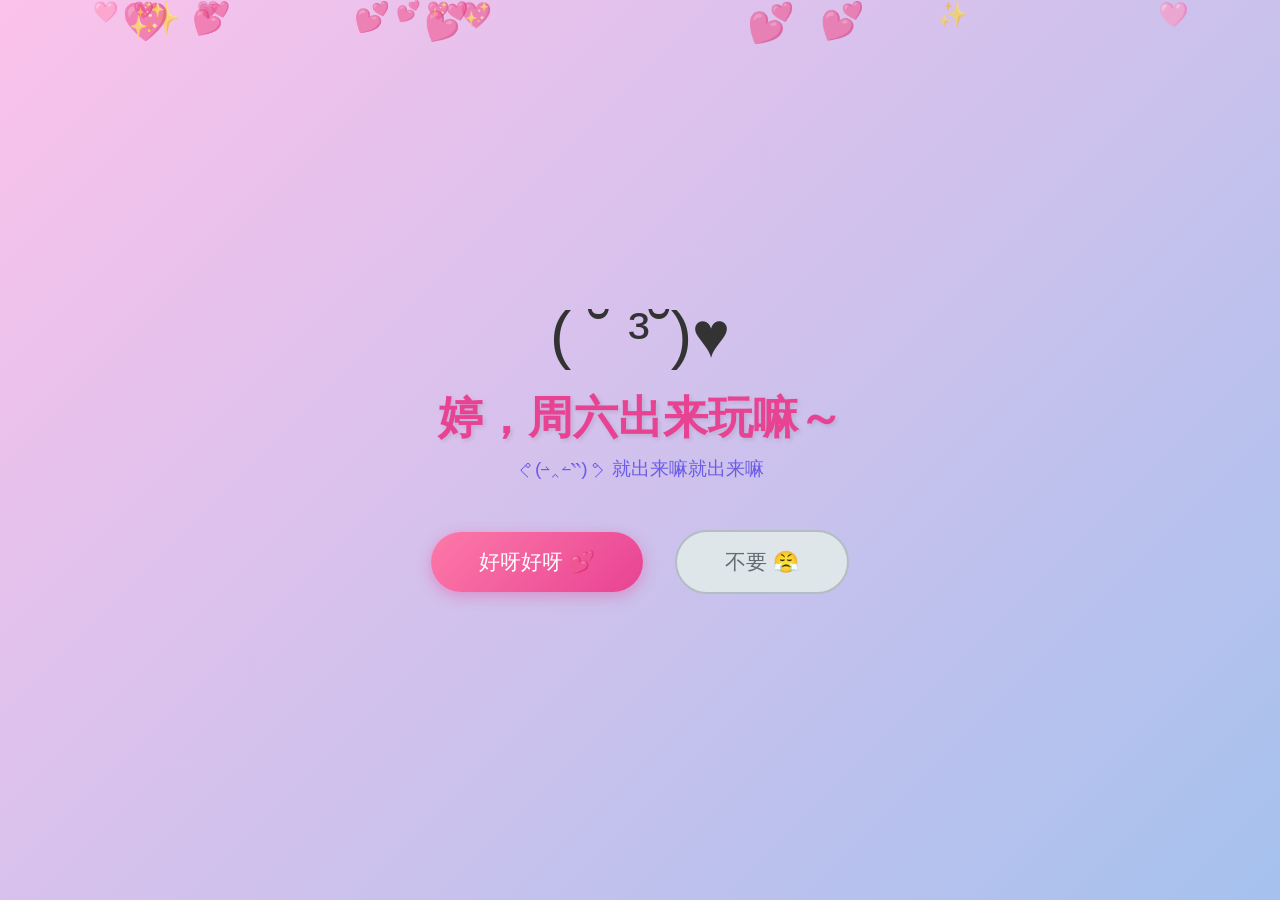
<file: index.html>
<!DOCTYPE html>
<html lang="zh-CN">
<head>
  <meta charset="UTF-8">
  <meta name="viewport" content="width=device-width, initial-scale=1.0">
  <title>给婷的邀请 💌</title>
  <style>
    * { margin: 0; padding: 0; box-sizing: border-box; }
    body {
      font-family: -apple-system, BlinkMacSystemFont, "Segoe UI", Roboto, sans-serif;
      min-height: 100vh;
      display: flex;
      flex-direction: column;
      align-items: center;
      justify-content: center;
      background: linear-gradient(135deg, #fbc2eb 0%, #a6c1ee 100%);
      color: #333;
      overflow: hidden;
      position: relative;
    }
    .container {
      text-align: center;
      padding: 2rem;
      z-index: 10;
    }
    .emoji {
      font-size: 4rem;
      margin-bottom: 1rem;
      animation: bounce 2s ease-in-out infinite;
    }
    @keyframes bounce {
      0%, 100% { transform: translateY(0); }
      50% { transform: translateY(-15px); }
    }
    h1 {
      font-size: 2.8rem;
      margin-bottom: 0.5rem;
      color: #e84393;
      text-shadow: 2px 2px 4px rgba(0,0,0,0.1);
    }
    .sub { font-size: 1.2rem; color: #6c5ce7; margin-bottom: 2.5rem; }
    .buttons { display: flex; gap: 2rem; justify-content: center; align-items: center; min-height: 80px; }
    .btn-yes {
      padding: 1rem 3rem;
      font-size: 1.3rem;
      border: none;
      border-radius: 3rem;
      cursor: pointer;
      background: linear-gradient(135deg, #fd79a8, #e84393);
      color: #fff;
      box-shadow: 0 4px 15px rgba(232,67,147,0.4);
      transition: transform 0.2s, box-shadow 0.2s;
    }
    .btn-yes:hover { transform: scale(1.1); box-shadow: 0 6px 20px rgba(232,67,147,0.6); }
    .btn-no {
      padding: 1rem 3rem;
      font-size: 1.3rem;
      border: 2px solid #b2bec3;
      border-radius: 3rem;
      cursor: pointer;
      background: #dfe6e9;
      color: #636e72;
      transition: transform 0.3s ease, box-shadow 0.3s ease;
      z-index: 100;
    }
    .btn-no.escaping {
      position: fixed;
      transition: left 0.4s cubic-bezier(.2,.8,.3,1.2), top 0.4s cubic-bezier(.2,.8,.3,1.2), transform 0.3s ease;
    }
    .btn-no.escaping:hover {
      transform: scale(0.8) rotate(15deg);
    }
    .result {
      display: none;
      margin-top: 2rem;
      font-size: 2rem;
      color: #e84393;
      animation: fadeIn 1s ease-in;
    }
    .result.show { display: block; }
    .meme {
      margin-top: 1.5rem;
      opacity: 0;
      transform: translateY(-30px);
      transition: opacity 0.8s ease, transform 0.8s ease;
    }
    .meme.show {
      opacity: 1;
      transform: translateY(0);
    }
    .meme img {
      max-width: 280px;
      border-radius: 1rem;
      box-shadow: 0 4px 15px rgba(0,0,0,0.2);
    }
    @keyframes fadeIn { from { opacity: 0; transform: translateY(20px); } to { opacity: 1; transform: translateY(0); } }

    canvas {
      position: fixed;
      top: 0; left: 0;
      width: 100%; height: 100%;
      pointer-events: none;
      z-index: 50;
    }
    .hearts {
      position: fixed;
      top: 0; left: 0;
      width: 100%; height: 100%;
      pointer-events: none;
      z-index: 1;
    }
    .heart {
      position: absolute;
      font-size: 1.5rem;
      animation: fall linear infinite;
      opacity: 0.6;
    }
    @keyframes fall {
      0% { transform: translateY(-10vh) rotate(0deg); opacity: 0.6; }
      100% { transform: translateY(110vh) rotate(360deg); opacity: 0; }
    }
  </style>
</head>
<body>
  <div class="hearts" id="hearts"></div>
  <canvas id="fireworks"></canvas>

  <div class="container">
    <div class="emoji">( ˘ ³˘)♥</div>
    <h1>婷，周六出来玩嘛～</h1>
    <p class="sub">ᕙ(⇀‸↼‶)ᕗ 就出来嘛就出来嘛</p>
    <div class="buttons">
      <button class="btn-yes" onclick="accept()">好呀好呀 💕</button>
      <button class="btn-no" id="btnNo">不要 😤</button>
    </div>
    <div class="result" id="result">
      🎉 周六老地方见 🎉<br><span style="font-size:1.2rem">ヾ(≧▽≦*)o</span>
      <div class="meme" id="meme"><img src="assets/invite/1.jpg" alt="表情包"></div>
    </div>
  </div>

  <script>
    // 飘落的爱心背景
    const heartsContainer = document.getElementById('hearts');
    for (let i = 0; i < 15; i++) {
      const heart = document.createElement('div');
      heart.className = 'heart';
      heart.textContent = ['💕','💗','💖','🩷','✨'][Math.floor(Math.random()*5)];
      heart.style.left = Math.random() * 100 + 'vw';
      heart.style.animationDuration = (4 + Math.random() * 6) + 's';
      heart.style.animationDelay = Math.random() * 5 + 's';
      heart.style.fontSize = (1 + Math.random() * 1.5) + 'rem';
      heartsContainer.appendChild(heart);
    }

    // 不接受按钮 - 鼠标靠近就跑 + 随机文案
    const btnNo = document.getElementById('btnNo');
    let noInitialized = false;
    let escapeCount = 0;
    const noTexts = ['不要 😤','别想点到我 🏃','抓不到我～ 😜','你点不到哦 🤪','再试试？😏','就不让你点 🙈','哈哈哈 🤣','溜了溜了 💨','我跑得快吧 ⚡','投降吧～ 😘'];
    btnNo.addEventListener('mouseenter', function() {
      if (!noInitialized) {
        btnNo.classList.add('escaping');
        noInitialized = true;
      }
      escapeCount++;
      const maxX = window.innerWidth - 160;
      const maxY = window.innerHeight - 60;
      const newX = Math.max(10, Math.random() * maxX);
      const newY = Math.max(10, Math.random() * maxY);
      btnNo.style.left = newX + 'px';
      btnNo.style.top = newY + 'px';
      btnNo.textContent = noTexts[escapeCount % noTexts.length];
      // 按钮变小变快，越追越难抓
      const scale = Math.max(0.6, 1 - escapeCount * 0.03);
      btnNo.style.fontSize = (1.3 * scale) + 'rem';
    });

    // 接受按钮
    let accepted = false;
    function accept() {
      if (accepted) return;
      accepted = true;
      document.getElementById('result').classList.add('show');
      setTimeout(() => {
        document.getElementById('meme').classList.add('show');
      }, 800);
      document.querySelector('.btn-yes').textContent = '(ノ´ヮ`)ノ*: ・゚✧';
      btnNo.style.display = 'none';
      startFireworks();
    }

    // 烟花效果
    const canvas = document.getElementById('fireworks');
    const ctx = canvas.getContext('2d');
    let particles = [];
    let animating = false;

    function resizeCanvas() {
      canvas.width = window.innerWidth;
      canvas.height = window.innerHeight;
    }
    resizeCanvas();
    window.addEventListener('resize', resizeCanvas);

    class Particle {
      constructor(x, y, color) {
        this.x = x; this.y = y;
        this.color = color;
        const angle = Math.random() * Math.PI * 2;
        const speed = Math.random() * 5 + 2;
        this.vx = Math.cos(angle) * speed;
        this.vy = Math.sin(angle) * speed;
        this.alpha = 1;
        this.decay = Math.random() * 0.02 + 0.01;
        this.size = Math.random() * 3 + 1;
      }
      update() {
        this.x += this.vx;
        this.y += this.vy;
        this.vy += 0.05;
        this.alpha -= this.decay;
      }
      draw() {
        ctx.save();
        ctx.globalAlpha = this.alpha;
        ctx.fillStyle = this.color;
        ctx.beginPath();
        ctx.arc(this.x, this.y, this.size, 0, Math.PI * 2);
        ctx.fill();
        ctx.restore();
      }
    }

    function createFirework() {
      const x = Math.random() * canvas.width;
      const y = Math.random() * canvas.height * 0.5;
      const colors = ['#fd79a8','#e84393','#6c5ce7','#00cec9','#fdcb6e','#ff6b6b','#ffeaa7','#55efc4'];
      const color = colors[Math.floor(Math.random() * colors.length)];
      for (let i = 0; i < 60; i++) {
        particles.push(new Particle(x, y, color));
      }
    }

    function animateFireworks() {
      if (!animating) return;
      ctx.clearRect(0, 0, canvas.width, canvas.height);
      particles = particles.filter(p => p.alpha > 0);
      particles.forEach(p => { p.update(); p.draw(); });
      requestAnimationFrame(animateFireworks);
    }

    function startFireworks() {
      animating = true;
      let count = 0;
      const interval = setInterval(() => {
        createFirework();
        createFirework();
        count++;
        if (count > 25) clearInterval(interval);
      }, 400);
      animateFireworks();
    }
  </script>
</body>
</html>
</file>
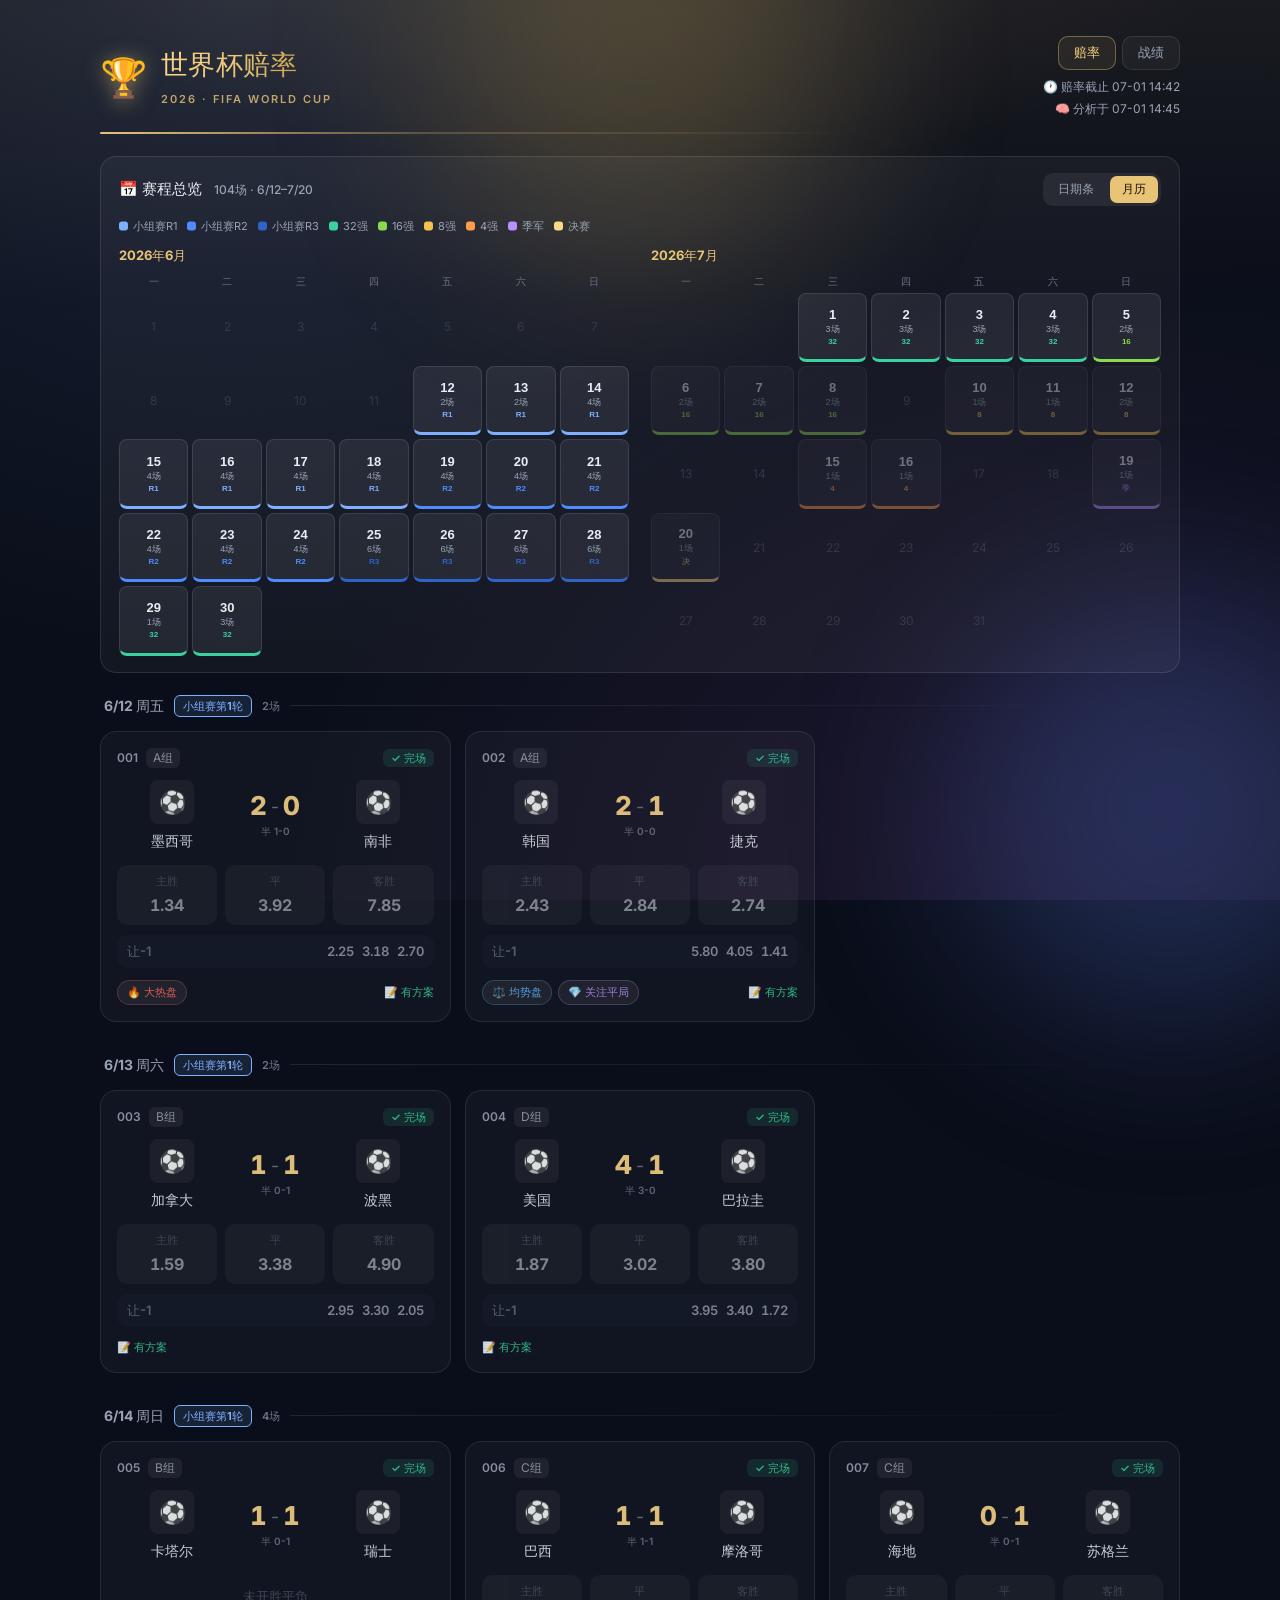
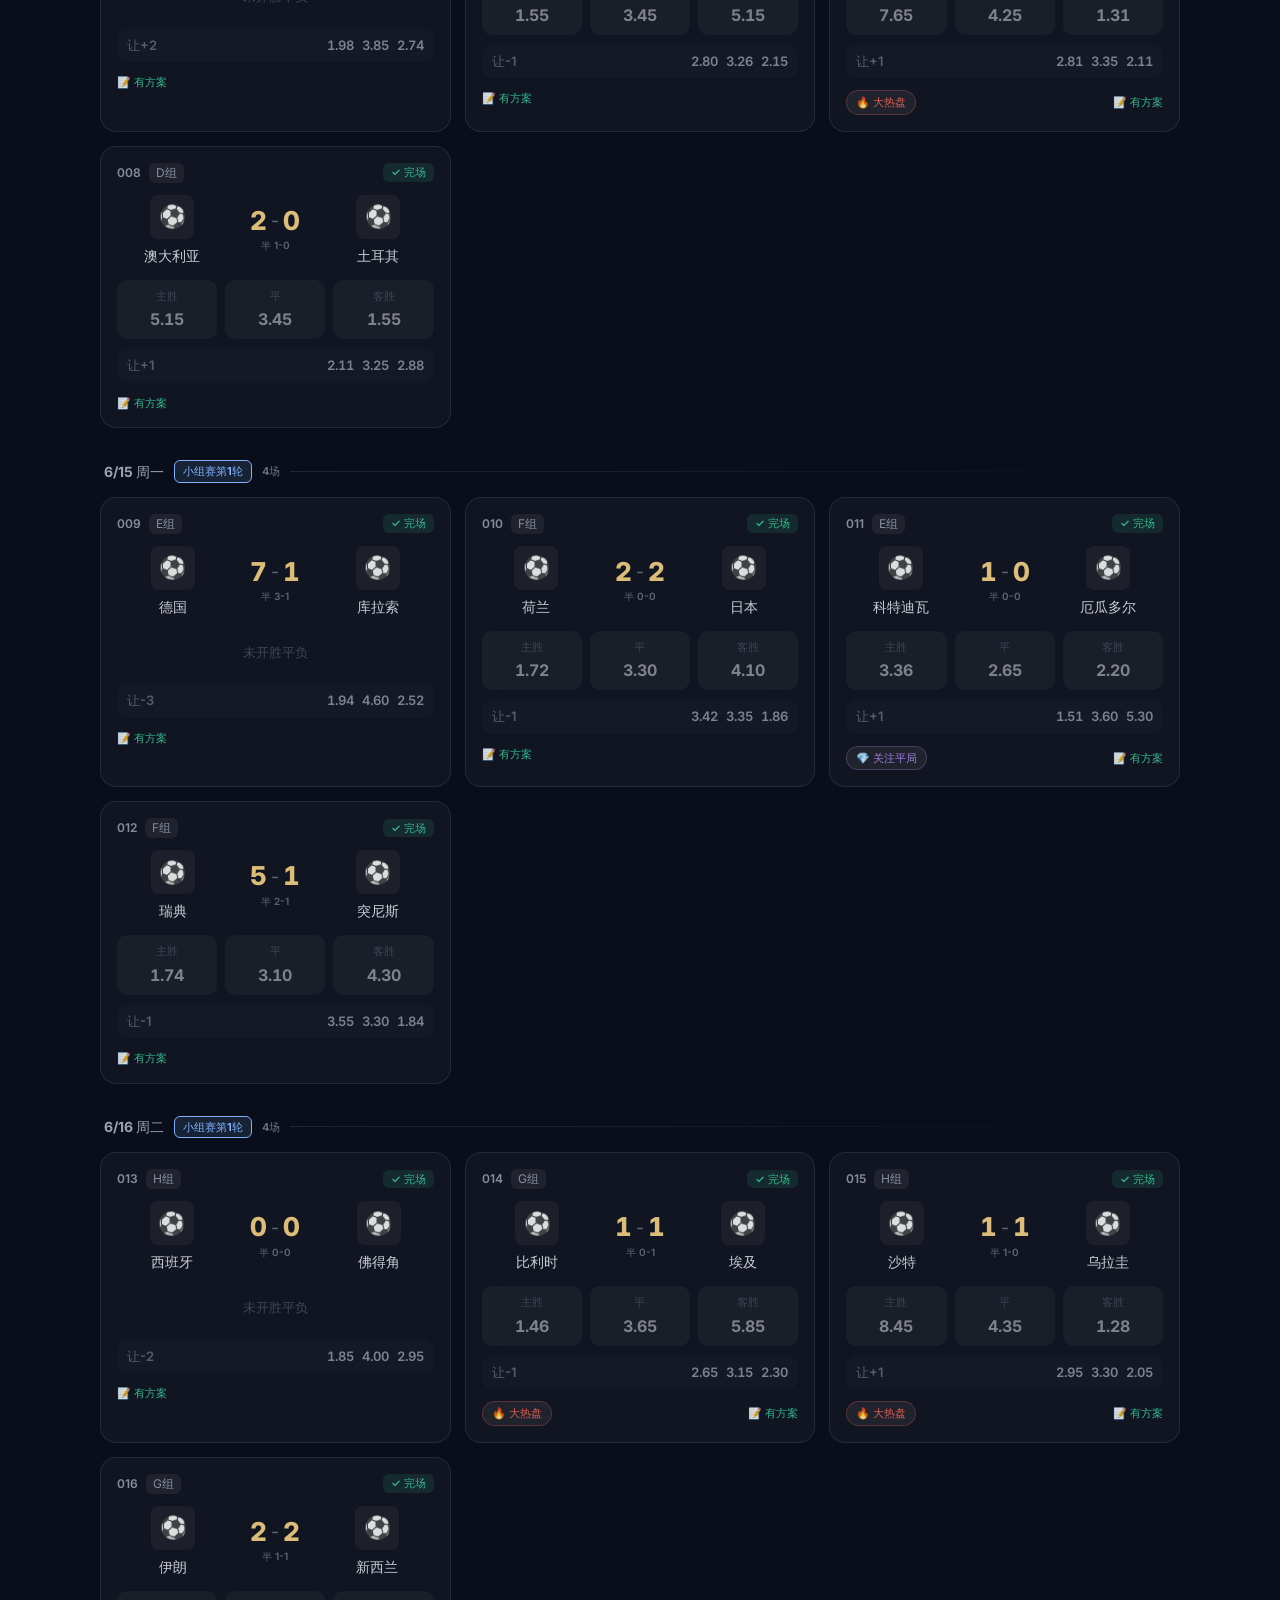
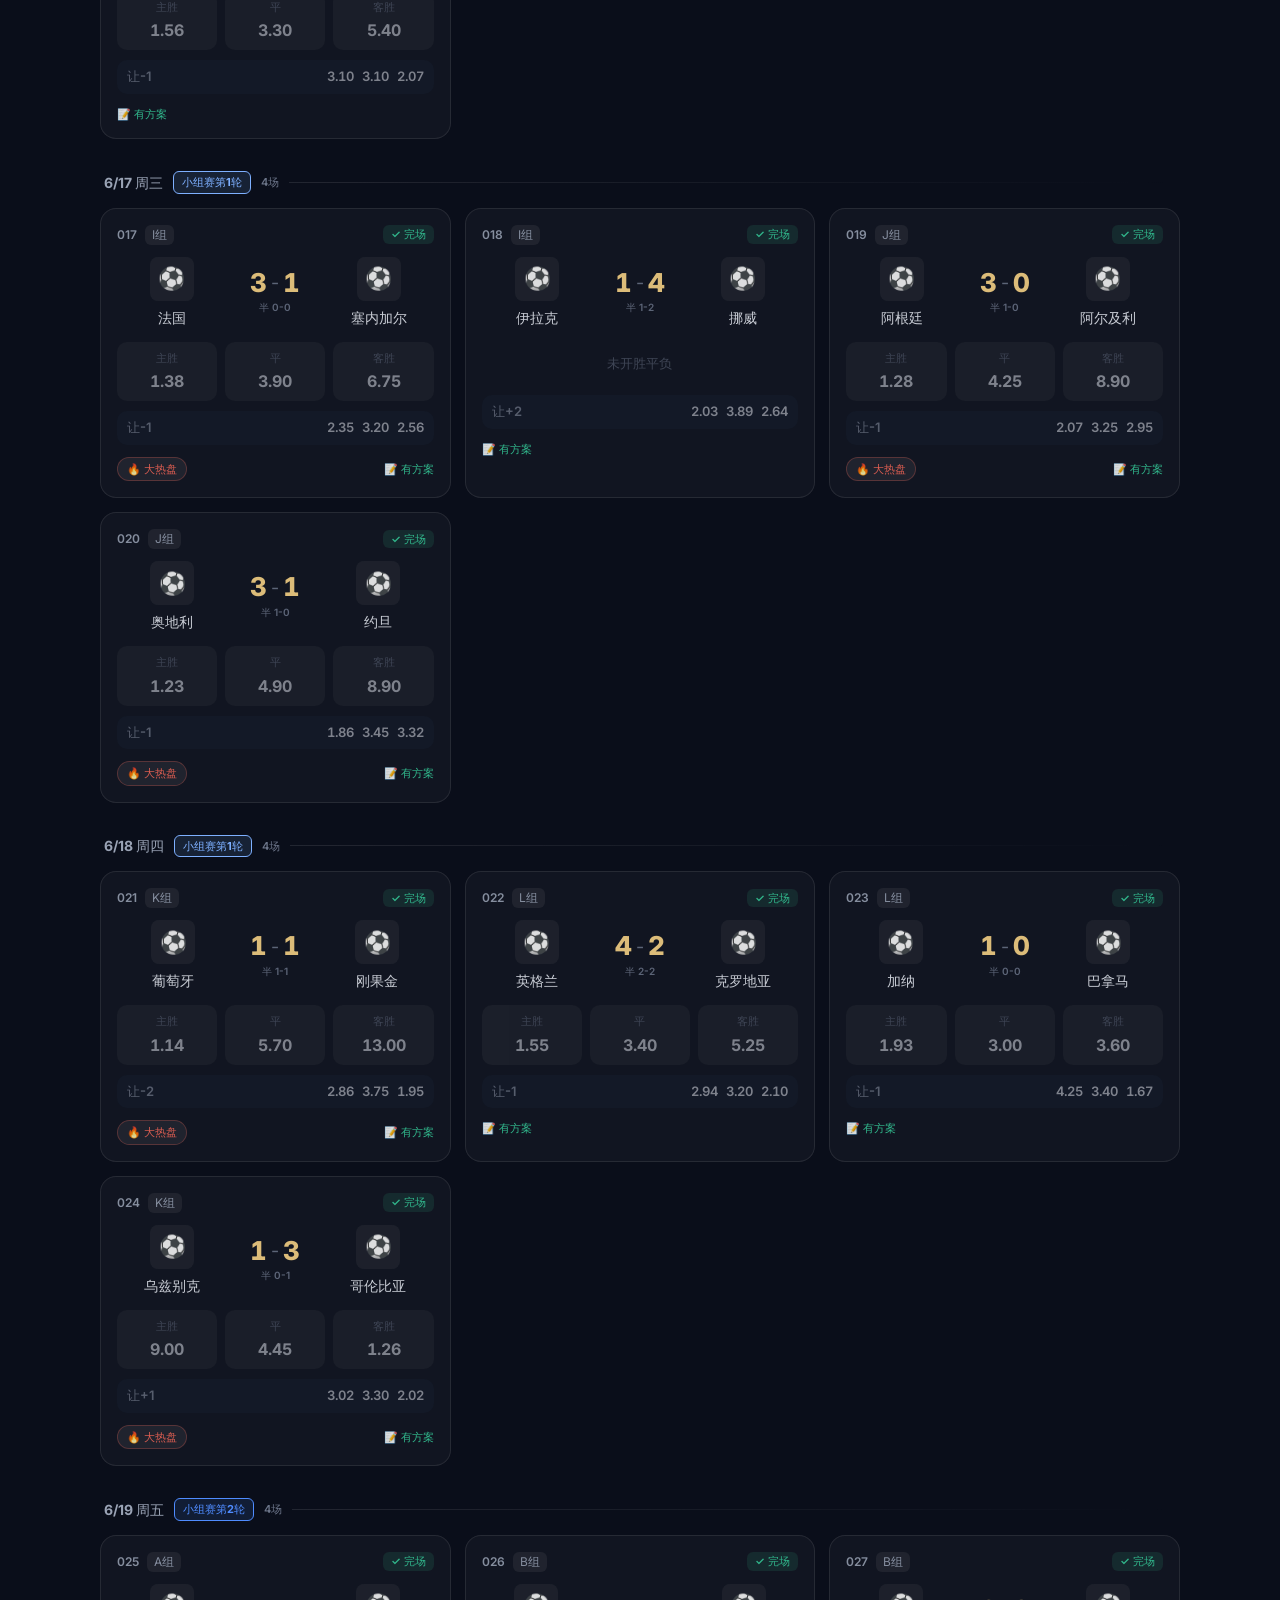
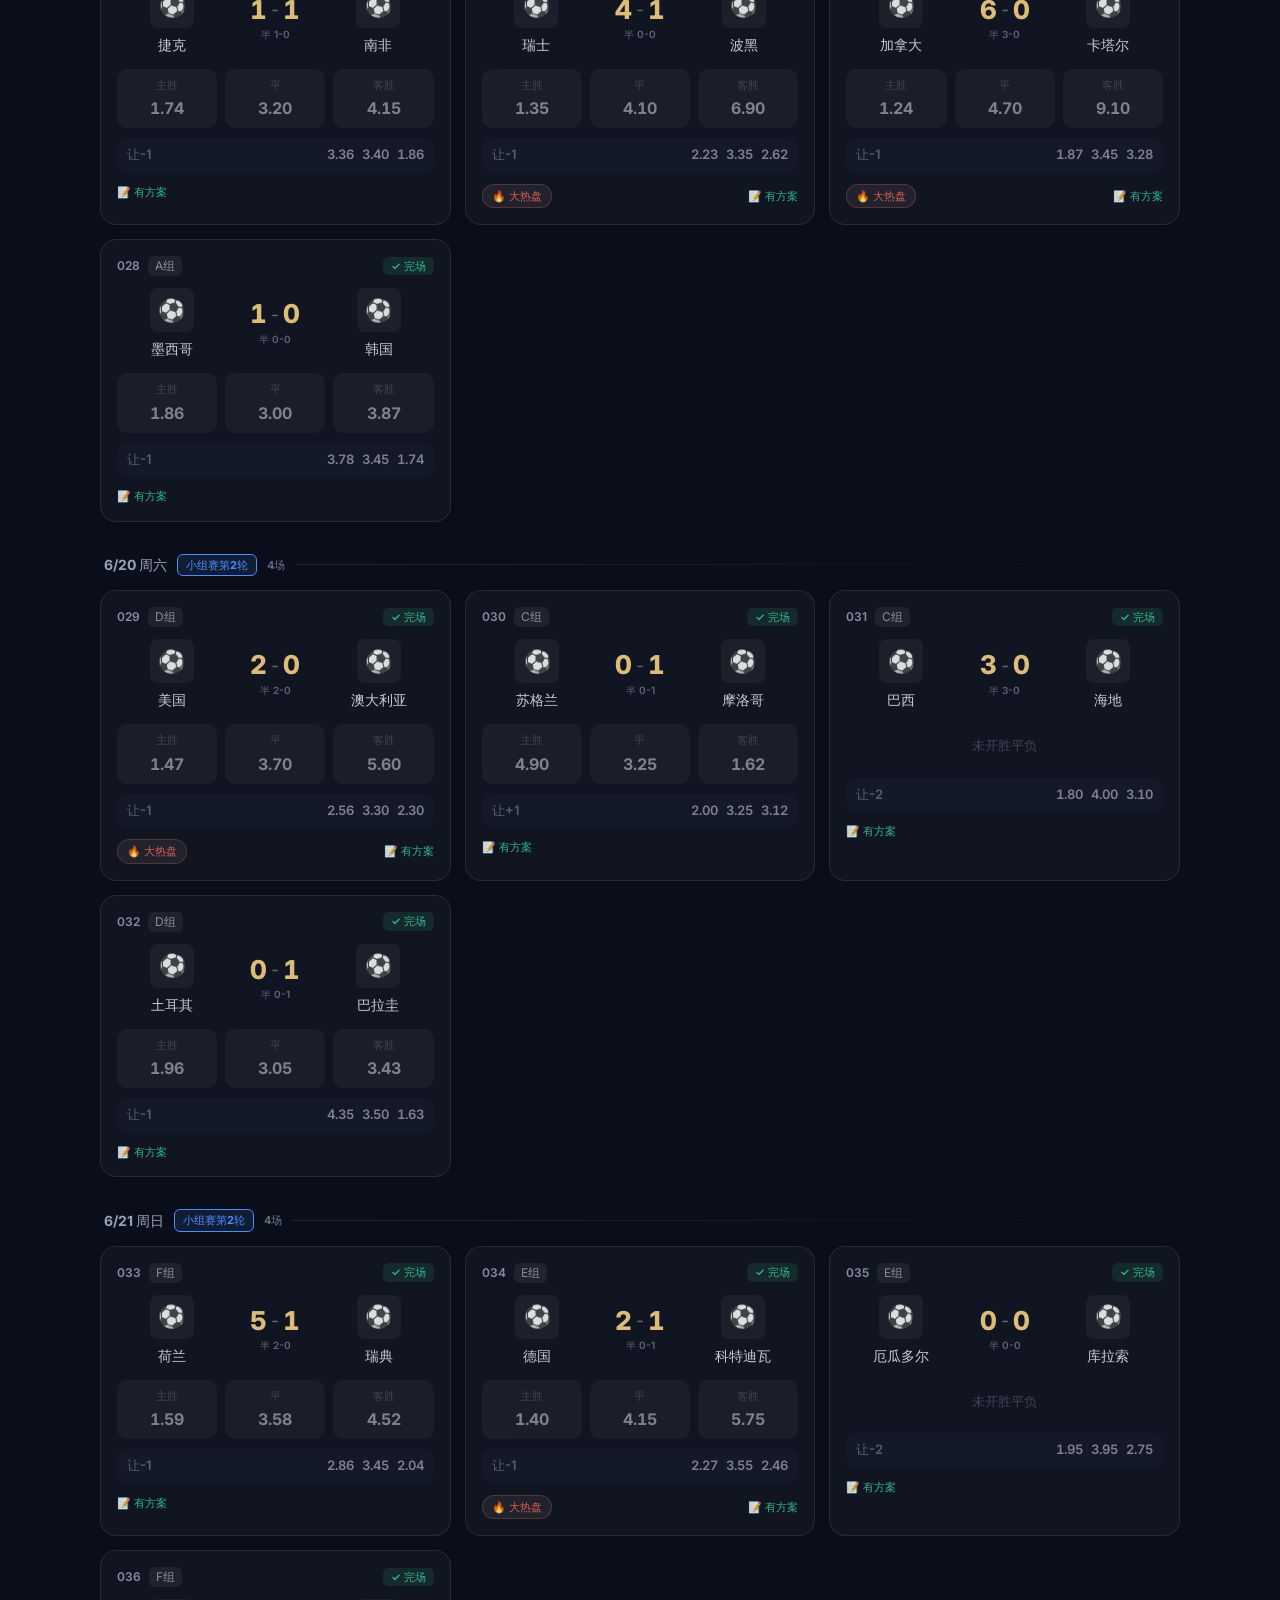
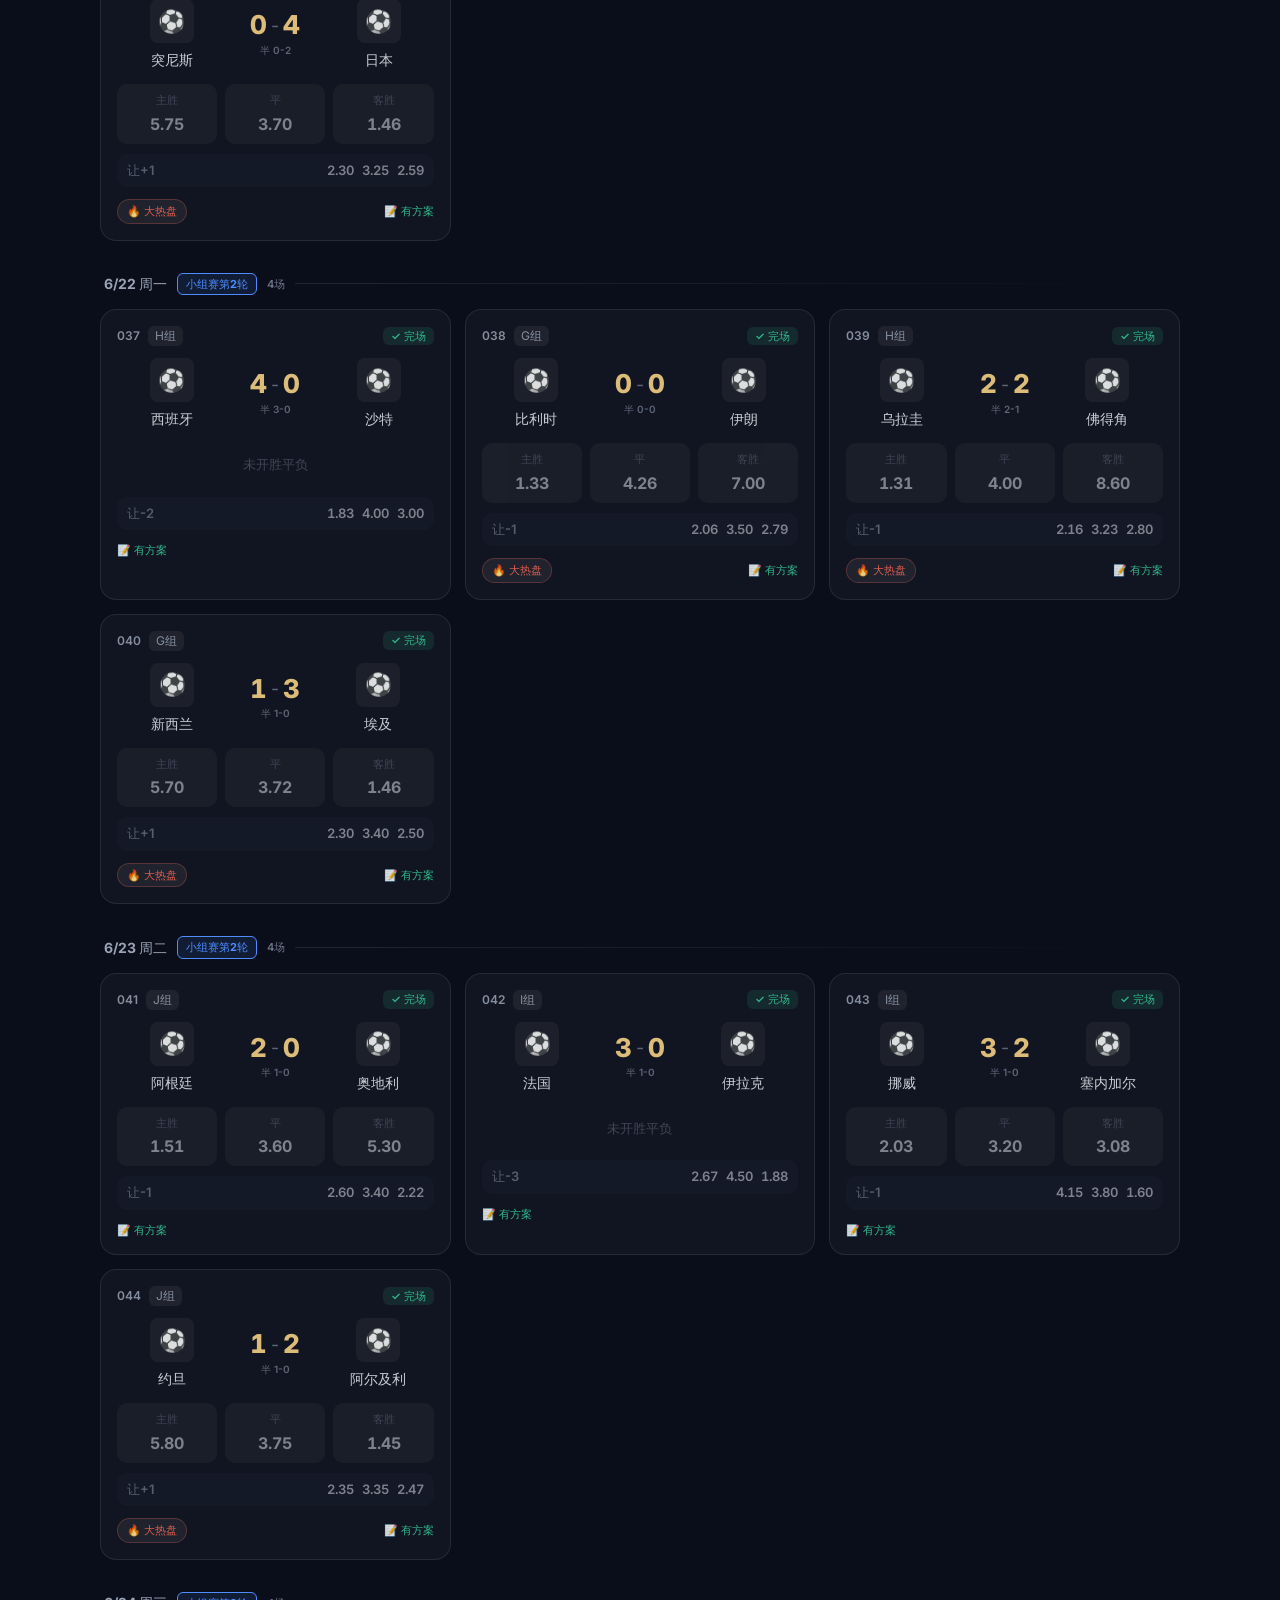
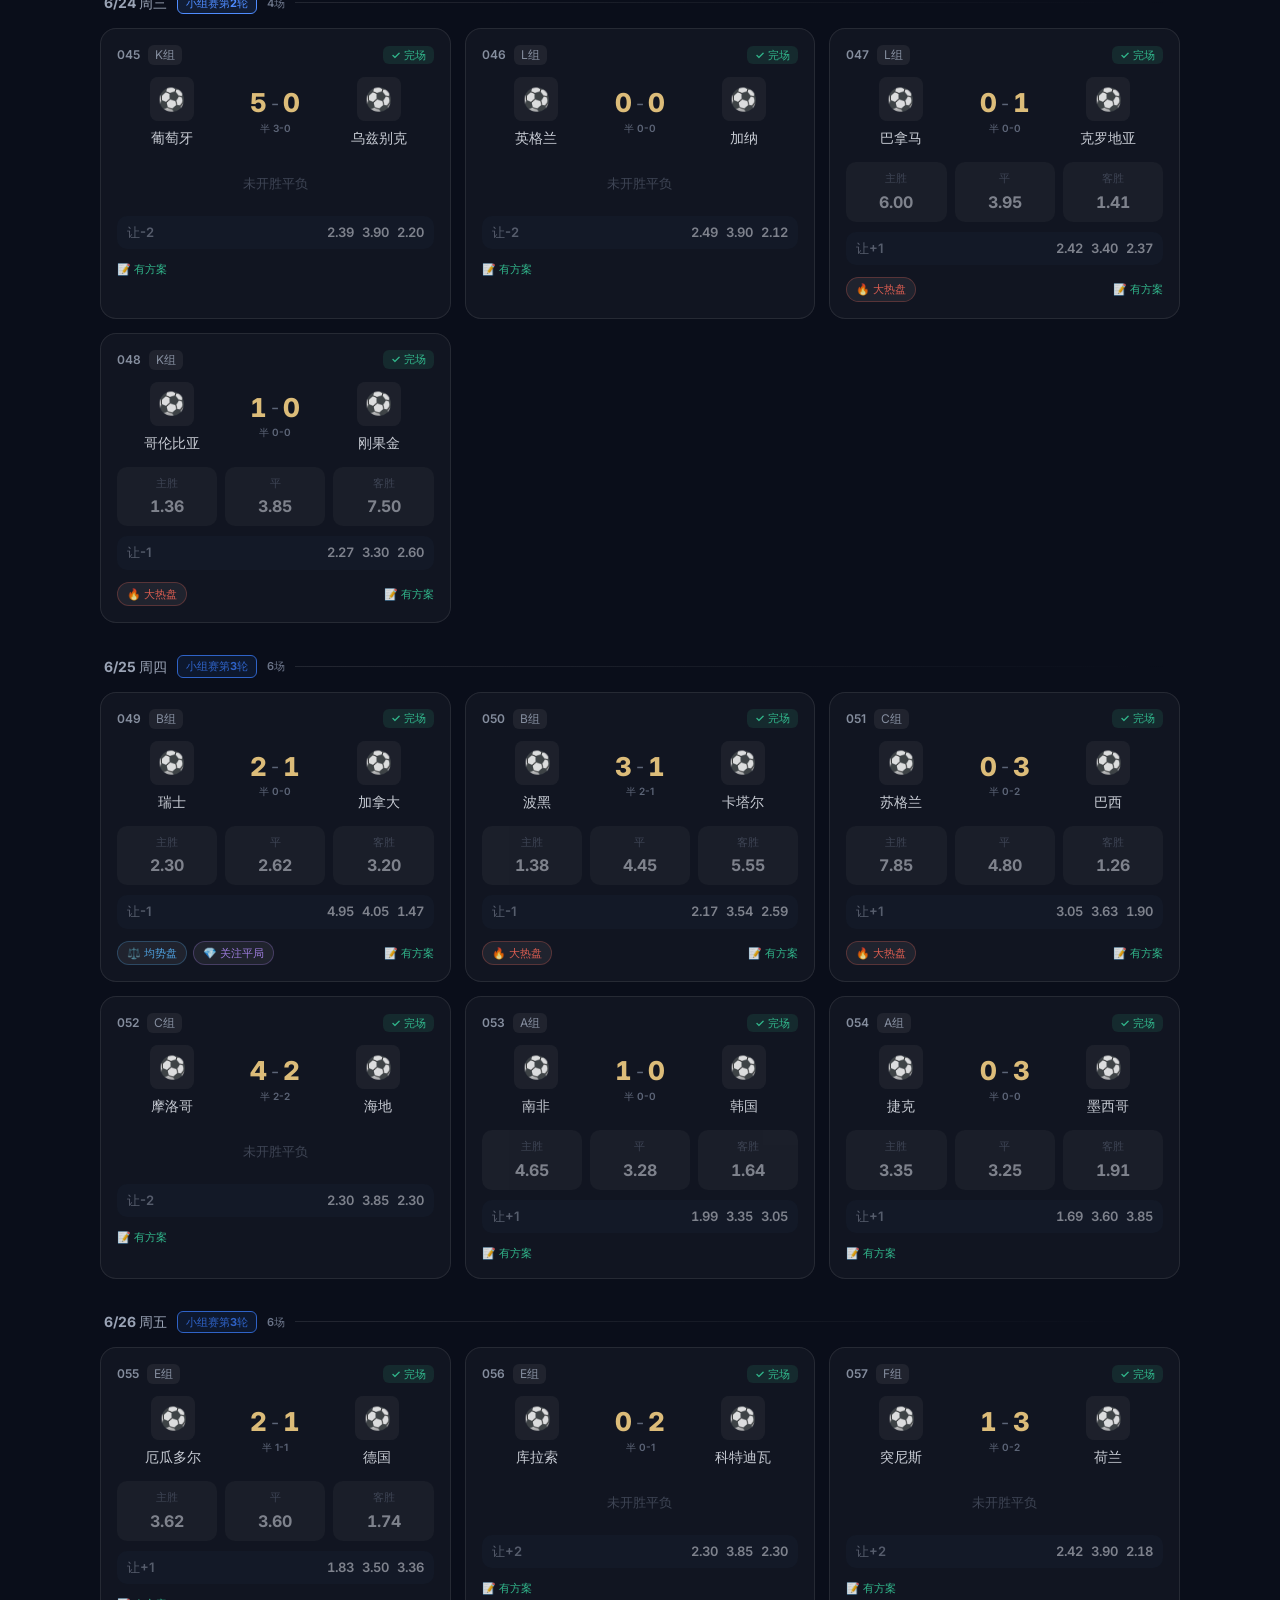
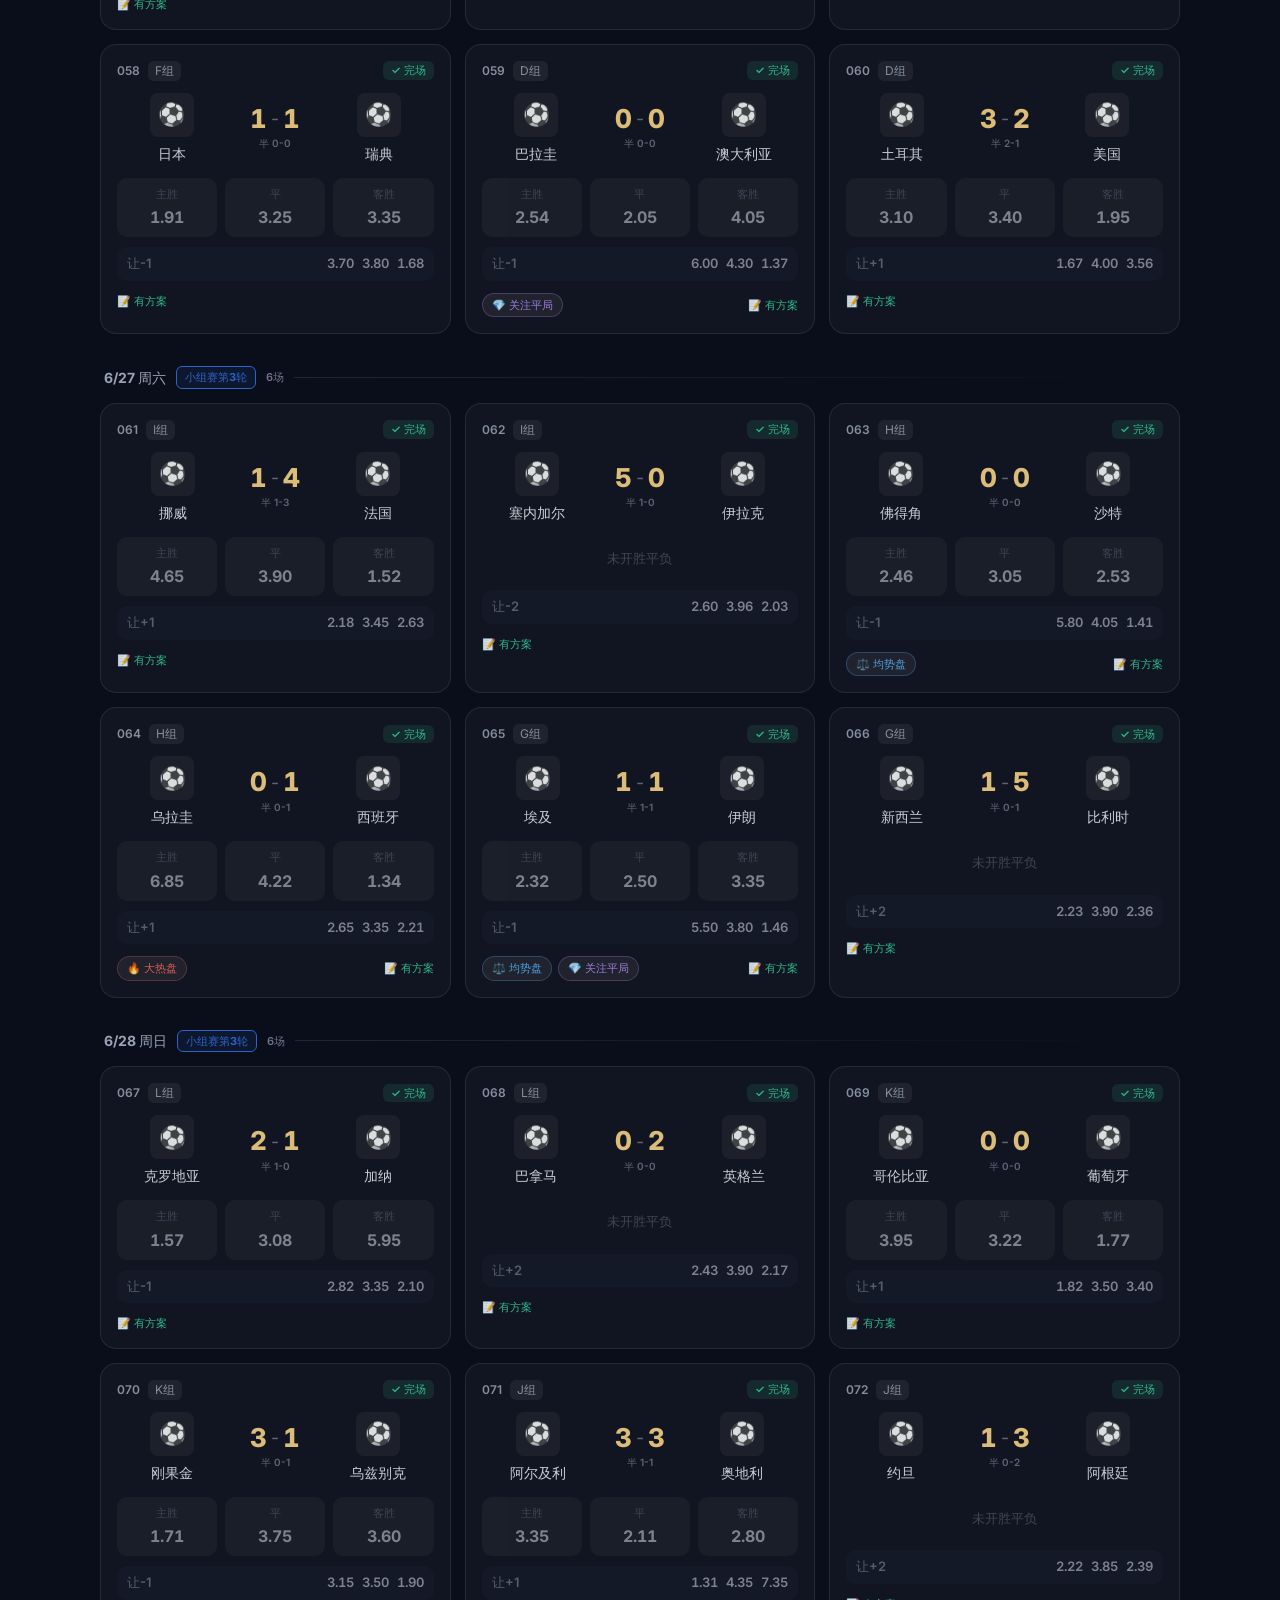
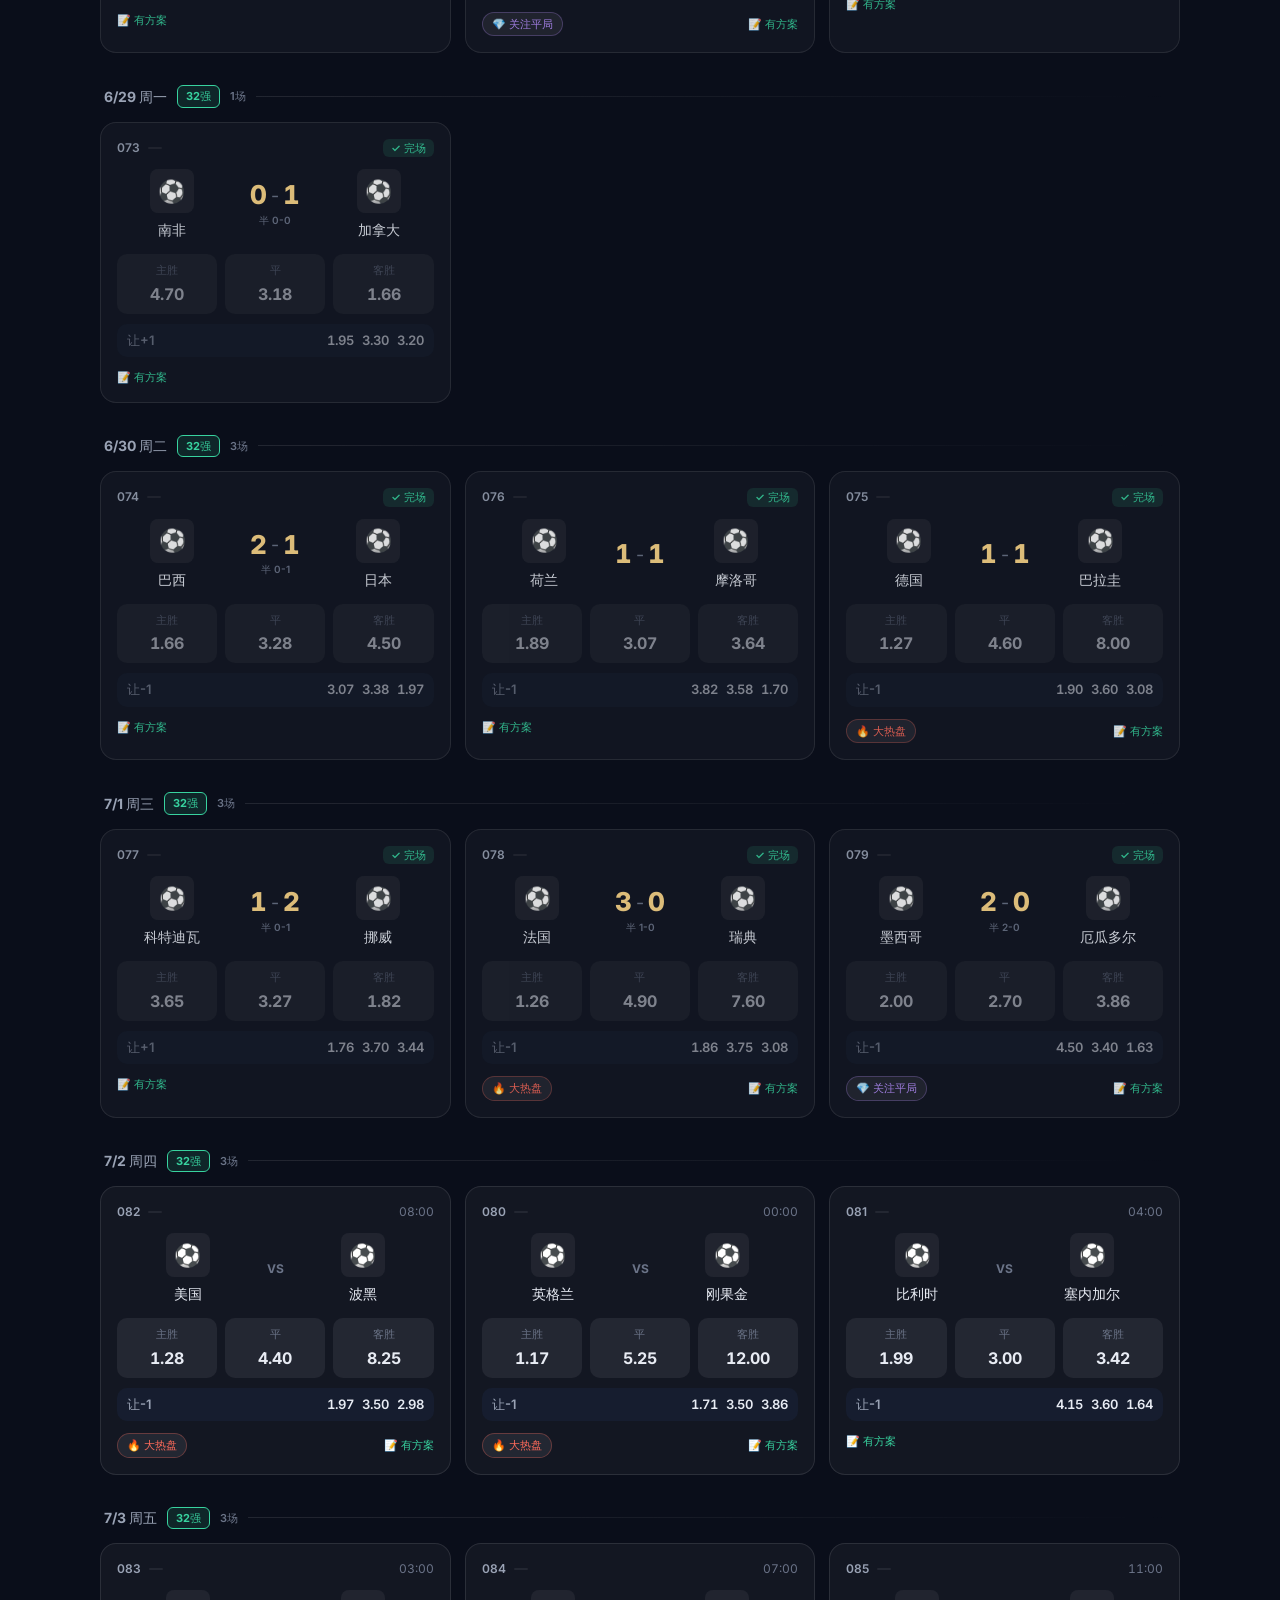
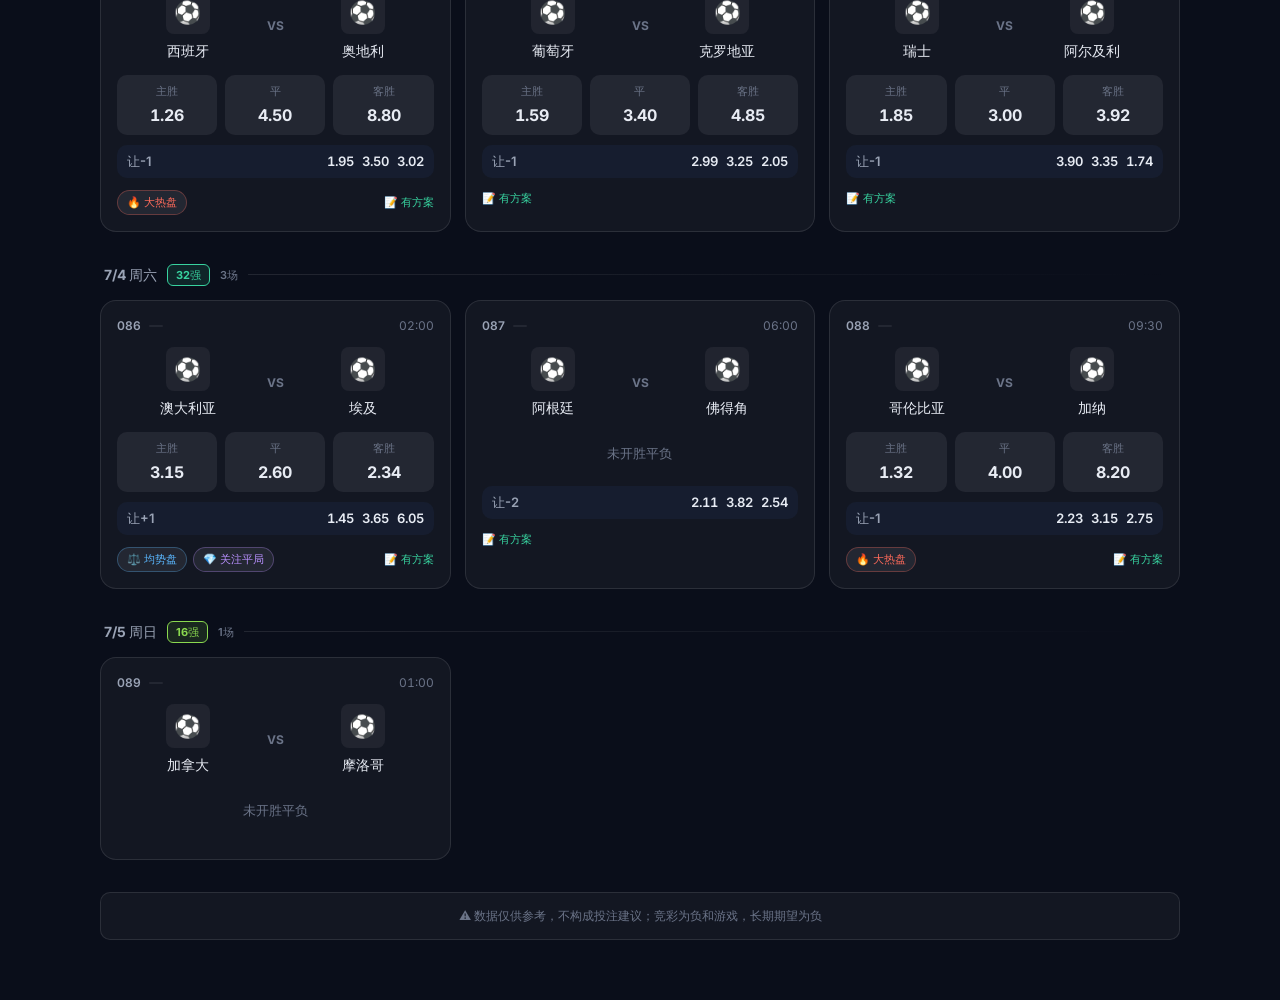
<file: .aka-build/worldcup-tp1cmjxsno1y/site/index.html>
<!DOCTYPE html>
<html lang="zh-CN">
<head>
  <meta charset="UTF-8">
  <meta name="viewport" content="width=device-width, initial-scale=1.0">
  <title>世界杯赔率 · 2026 FIFA World Cup</title>
  <link rel="preconnect" href="https://fonts.googleapis.com">
  <link rel="preconnect" href="https://fonts.gstatic.com" crossorigin>
  <link href="https://fonts.googleapis.com/css2?family=Inter:wght@400;500;600;700;800&display=swap" rel="stylesheet">
  <link rel="stylesheet" href="assets/worldcup/css/worldcup.css">
  <link rel="stylesheet" href="assets/worldcup/css/backtotop.css">
</head>
<body>
  <!-- 动态背景：深色 + 金色冠军氛围 -->
  <div class="bg-gradient"></div>
  <div class="bg-orb bg-orb-1"></div>
  <div class="bg-orb bg-orb-2"></div>
  <div class="bg-shine"></div>

  <div class="container">
    <!-- Header -->
    <header class="header">
      <div class="logo">
        <span class="logo-icon">🏆</span>
        <div class="logo-text">
          <h1 class="logo-title">世界杯赔率</h1>
          <span class="logo-sub">2026 · FIFA WORLD CUP</span>
        </div>
      </div>
      <div class="header-right">
        <nav class="page-nav">
          <a href="worldcup.html" class="nav-link active">赔率</a>
          <a href="simbet.html" class="nav-link">战绩</a>
        </nav>
        <div class="header-meta" id="headerMeta"></div>
      </div>
    </header>

    <!-- 标题装饰金线 -->
    <div class="title-rule"></div>

    <!-- 赛程总览日历（读 schedule，点击某天滚动到列表）-->
    <section class="calendar" id="calendar"></section>

    <!-- 主内容：按日期分组 + 卡片 -->
    <main class="match-list" id="matchList">
      <!-- 骨架屏 -->
      <div class="skeleton-wrap" id="skeleton"></div>
      <!-- 卡片由 JS 渲染 -->
      <div class="groups" id="groups"></div>
      <!-- 错误态 -->
      <div class="error-state" id="errorState" hidden>
        <span class="error-icon">😵</span>
        <p class="error-text">数据加载失败</p>
        <p class="error-hint" id="errorHint"></p>
      </div>
    </main>

    <!-- 全局免责声明 -->
    <footer class="disclaimer" id="disclaimer"></footer>
  </div>

  <!-- 详情：Web 滑出面板 / H5 全屏页（同一 DOM，CSS 切换形态）-->
  <div class="detail-overlay" id="detailOverlay" hidden></div>
  <aside class="detail-panel" id="detailPanel" hidden aria-hidden="true">
    <div class="detail-inner" id="detailInner"></div>
  </aside>

  <script src="assets/worldcup/js/data.js"></script>
  <script src="assets/worldcup/js/render.js"></script>
  <script src="assets/worldcup/js/calendar.js"></script>
  <script src="assets/worldcup/js/app.js"></script>
  <script src="assets/worldcup/js/backtotop.js"></script>
</body>
</html>
</file>
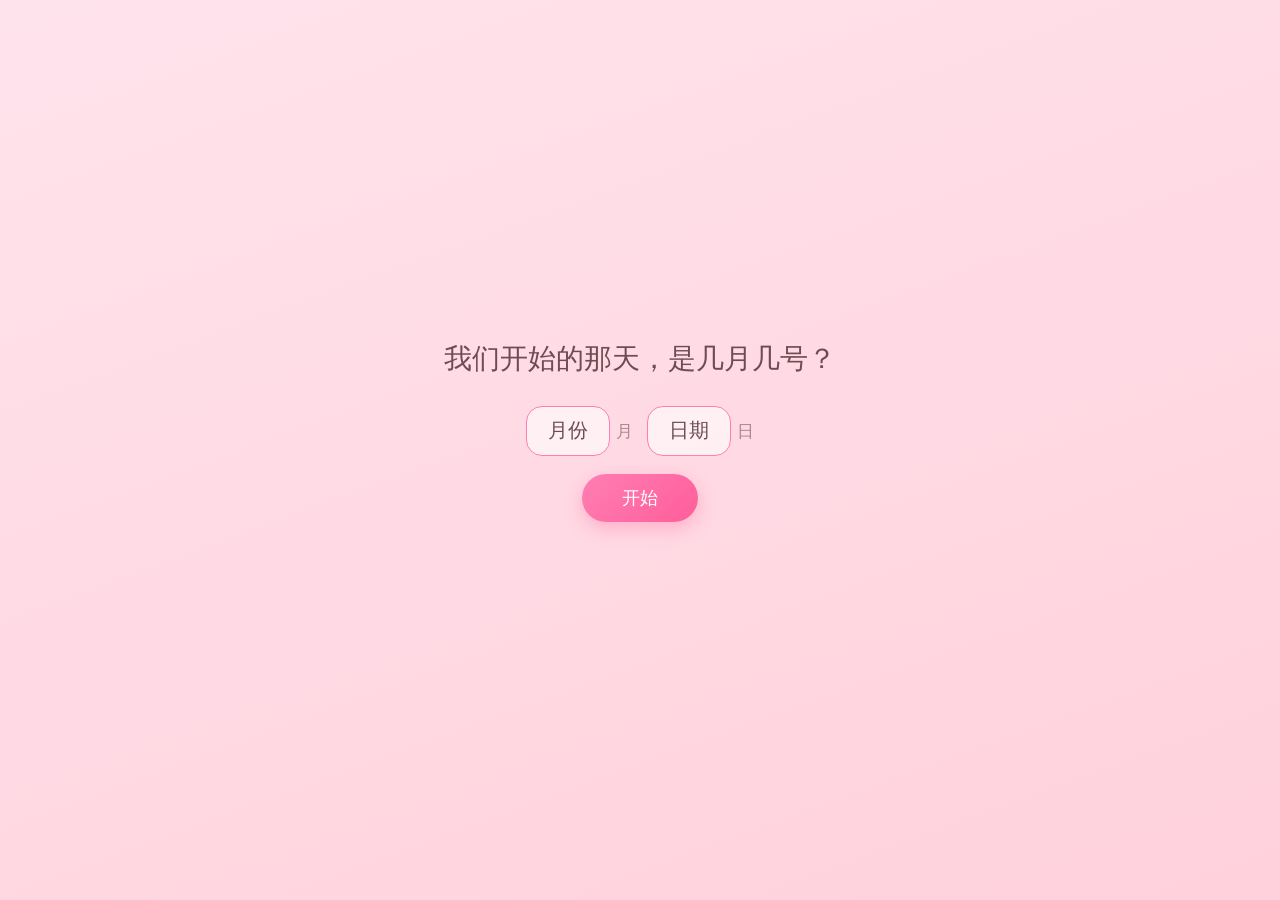
<file: anniversary.html>
<!DOCTYPE html>
<html lang="zh-CN">
<head>
  <meta charset="UTF-8">
  <meta name="viewport" content="width=device-width, initial-scale=1.0, viewport-fit=cover">
  <title>一周年快乐</title>
  <link rel="preconnect" href="https://fonts.googleapis.com">
  <link rel="preconnect" href="https://fonts.gstatic.com" crossorigin>
  <!-- Cormorant Garamond：标题衬线；Ma Shan Zheng：中文手写体（结尾的话） -->
  <link href="https://fonts.googleapis.com/css2?family=Cormorant+Garamond:ital,wght@0,500;0,600;1,500&family=Ma+Shan+Zheng&display=swap" rel="stylesheet">
  <link rel="stylesheet" href="assets/anniversary/style.css">
</head>
<body>
  <!-- 柔光氛围背景 -->
  <div class="bg" aria-hidden="true">
    <span class="bg-orb bg-orb-1"></span>
    <span class="bg-orb bg-orb-2"></span>
    <span class="bg-orb bg-orb-3"></span>
  </div>
  <!-- 飘落花瓣/光点（JS 注入） -->
  <div class="petals" id="petals" aria-hidden="true"></div>

  <!-- ① 口令门帘 -->
  <section class="gate" id="gate">
    <div class="gate-inner">
      <p class="gate-q">我们开始的那天，是几月几号？</p>
      <form class="gate-form" id="gateForm" autocomplete="off">
        <div class="gate-picker">
          <div class="gate-field">
            <select class="gate-select" id="gateMonth" aria-label="月份"></select>
            <span class="gate-unit">月</span>
          </div>
          <div class="gate-field">
            <select class="gate-select" id="gateDay" aria-label="日期"></select>
            <span class="gate-unit">日</span>
          </div>
        </div>
        <button class="gate-btn" type="submit">开始</button>
      </form>
      <p class="gate-hint" id="gateHint"></p>
    </div>
  </section>

  <!-- 主体：单屏，不滚动 -->
  <main class="stage" id="stage" hidden>
    <!-- ② 顶部标题（精简，常驻顶部）-->
    <header class="hero" id="hero">
      <p class="hero-kicker">FOR 婷 · 高世奇</p>
      <h1 class="hero-title">一周年快乐</h1>
      <p class="hero-days">
        <span class="hero-range">2025.06.30 → 2026.06.30</span>
        <span class="hero-dot">·</span>
        在一起第 <b id="dayCount">—</b> 天
      </p>
    </header>

    <!-- ③ 漂浮照片墙：拍立得由 JS 注入，一屏内自动轮转 -->
    <section class="wall" id="wall" aria-label="这一年的照片"></section>

    <!-- ④ 结尾的话（底部常驻）-->
    <footer class="letter">
      <p class="letter-text" id="letterText"></p>
    </footer>
  </main>

  <!-- 放大查看层 -->
  <div class="viewer" id="viewer" hidden>
    <img class="viewer-img" id="viewerImg" alt="">
    <span class="viewer-close" id="viewerClose" aria-label="关闭">✕</span>
  </div>

  <!-- BGM：进入舞台后自动播放 -->
  <audio id="bgm" src="assets/anniversary/bgm.mp3" loop preload="auto"></audio>

  <!-- 右上角控制条：轮播开关 + BGM 开关 -->
  <div class="controls" id="controls" hidden>
    <button class="ctrl-btn" id="slideToggle" type="button" aria-label="暂停/继续照片轮播">
      <svg class="ctrl-photo" viewBox="0 0 24 24" width="21" height="21" aria-hidden="true">
        <!-- 中间：照片(相框+山峰+太阳)，静止 -->
        <rect x="7" y="8.5" width="10" height="8" rx="1.6" fill="none"
              stroke="currentColor" stroke-width="1.7"/>
        <circle cx="10" cy="11.3" r="1" fill="currentColor"/>
        <path d="M8 15l2.3-2.3 1.5 1.5L14 12l2 2.2" fill="none"
              stroke="currentColor" stroke-width="1.5" stroke-linecap="round" stroke-linejoin="round"/>
        <!-- 外圈：循环刷新双箭头，运行时绕中心旋转 -->
        <g class="ctrl-refresh">
          <path d="M5 8.5a8 8 0 0 1 13-2.2" fill="none"
                stroke="currentColor" stroke-width="1.7" stroke-linecap="round"/>
          <path d="M18.3 3.2l.4 3.4-3.4.2" fill="none"
                stroke="currentColor" stroke-width="1.7" stroke-linecap="round" stroke-linejoin="round"/>
          <path d="M19 16.5a8 8 0 0 1-13 2.2" fill="none"
                stroke="currentColor" stroke-width="1.7" stroke-linecap="round"/>
          <path d="M5.7 21.8l-.4-3.4 3.4-.2" fill="none"
                stroke="currentColor" stroke-width="1.7" stroke-linecap="round" stroke-linejoin="round"/>
        </g>
      </svg>
    </button>
    <button class="ctrl-btn" id="musicToggle" type="button" aria-label="播放/暂停背景音乐">
      <span class="music-bars" aria-hidden="true">
        <span></span><span></span><span></span><span></span>
      </span>
    </button>
  </div>

  <script src="assets/anniversary/app.js"></script>
</body>
</html>
</file>
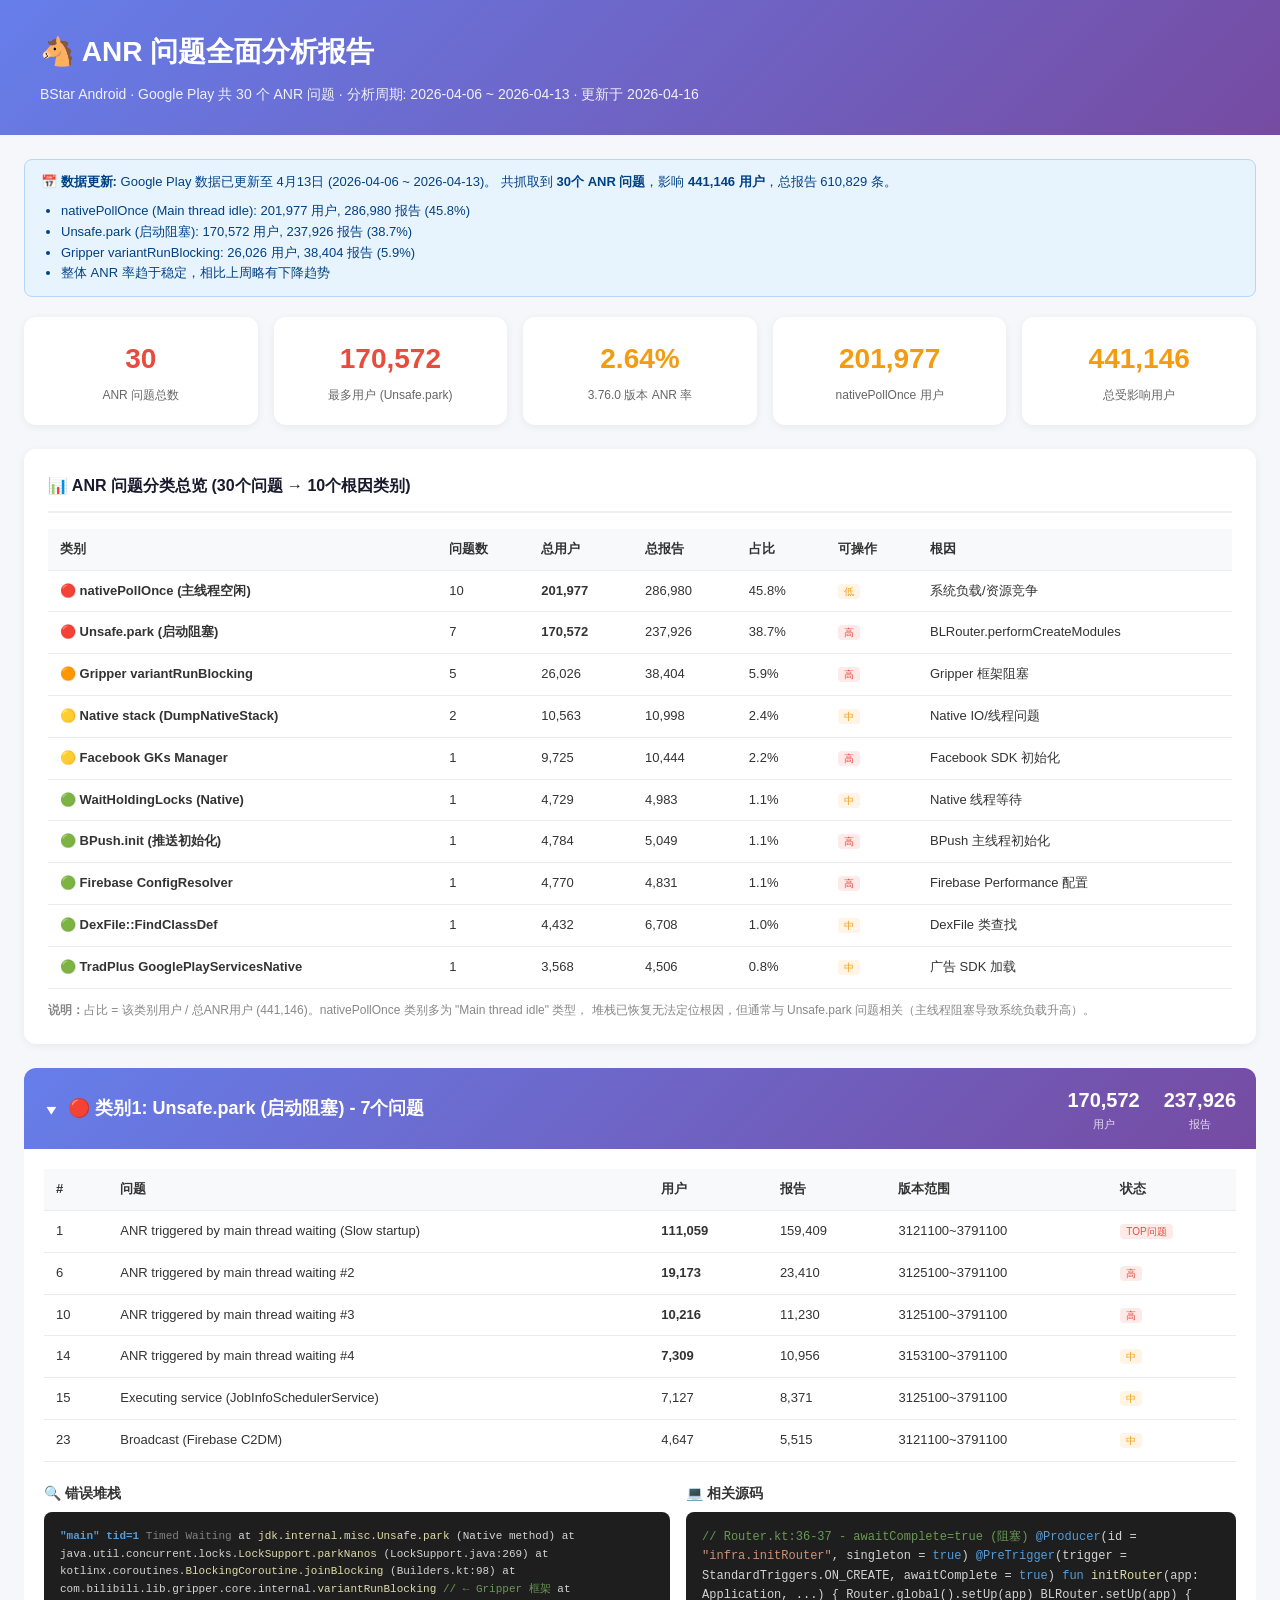
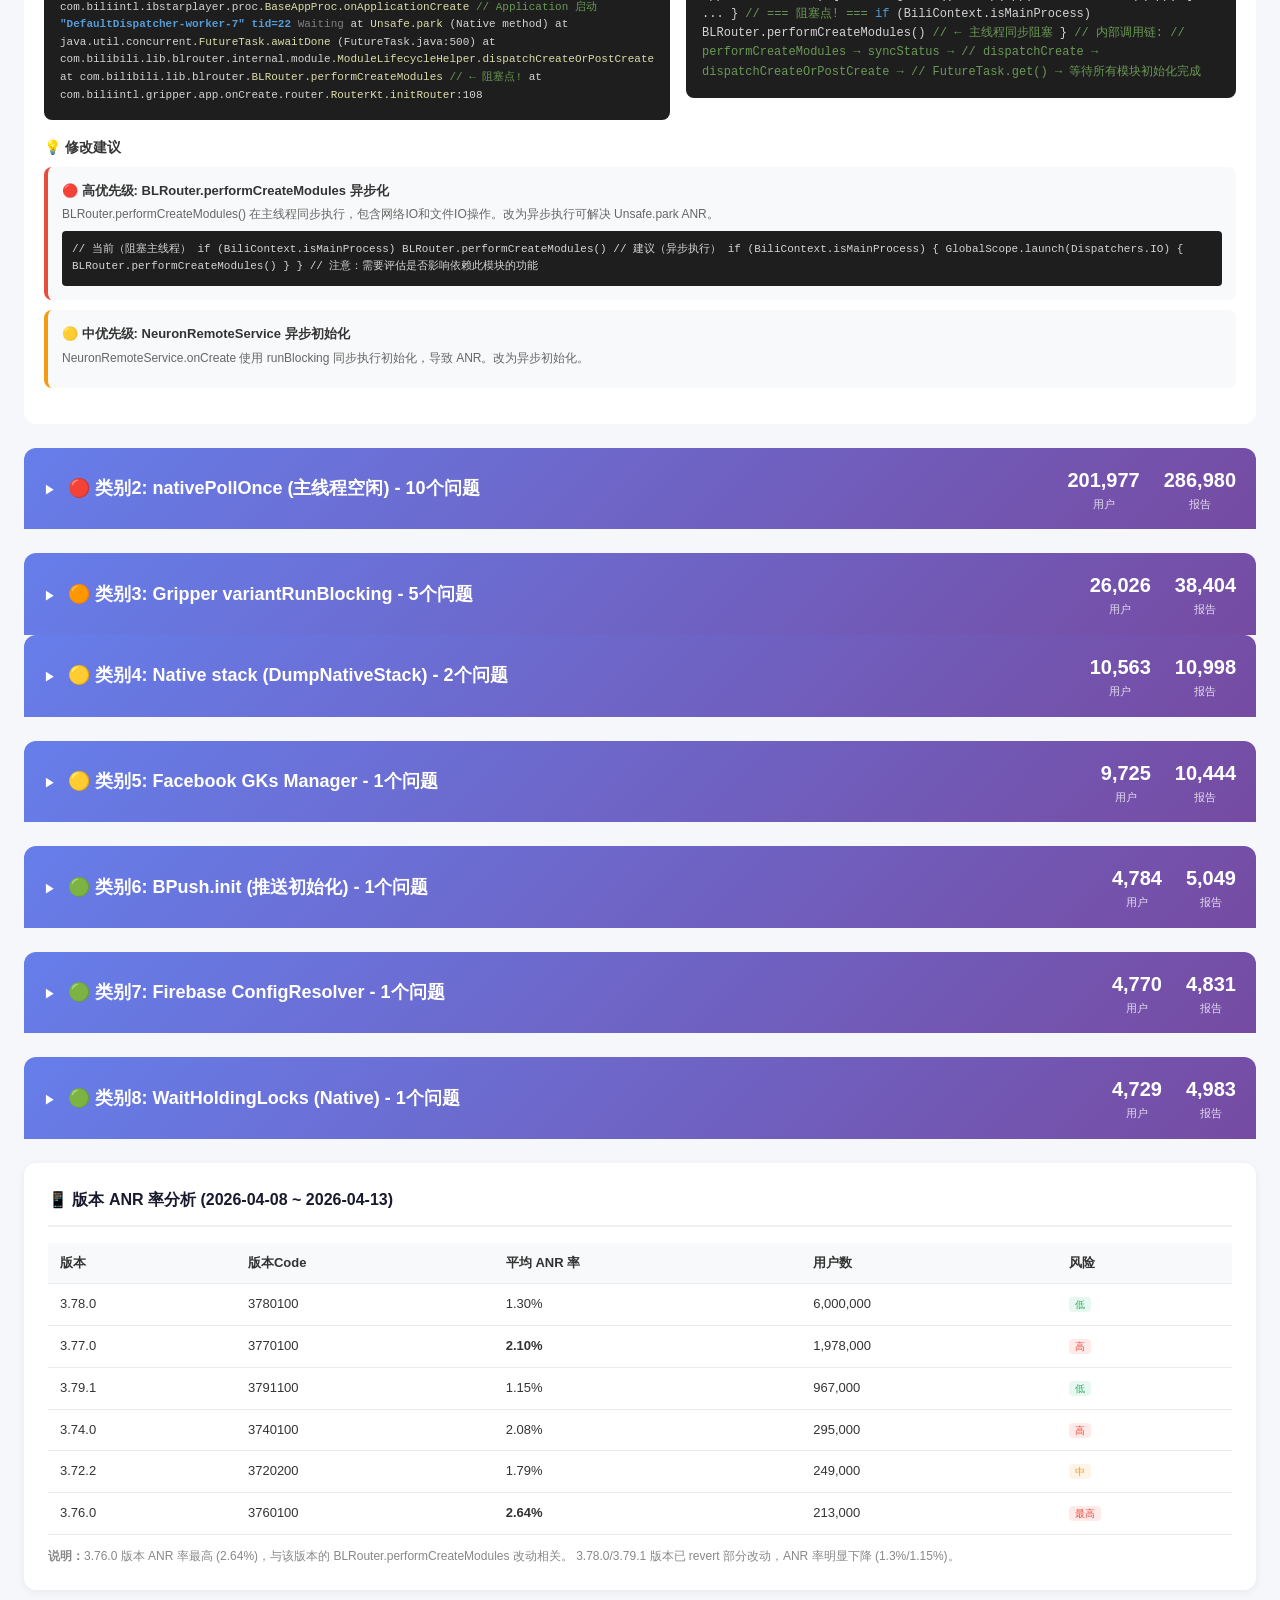
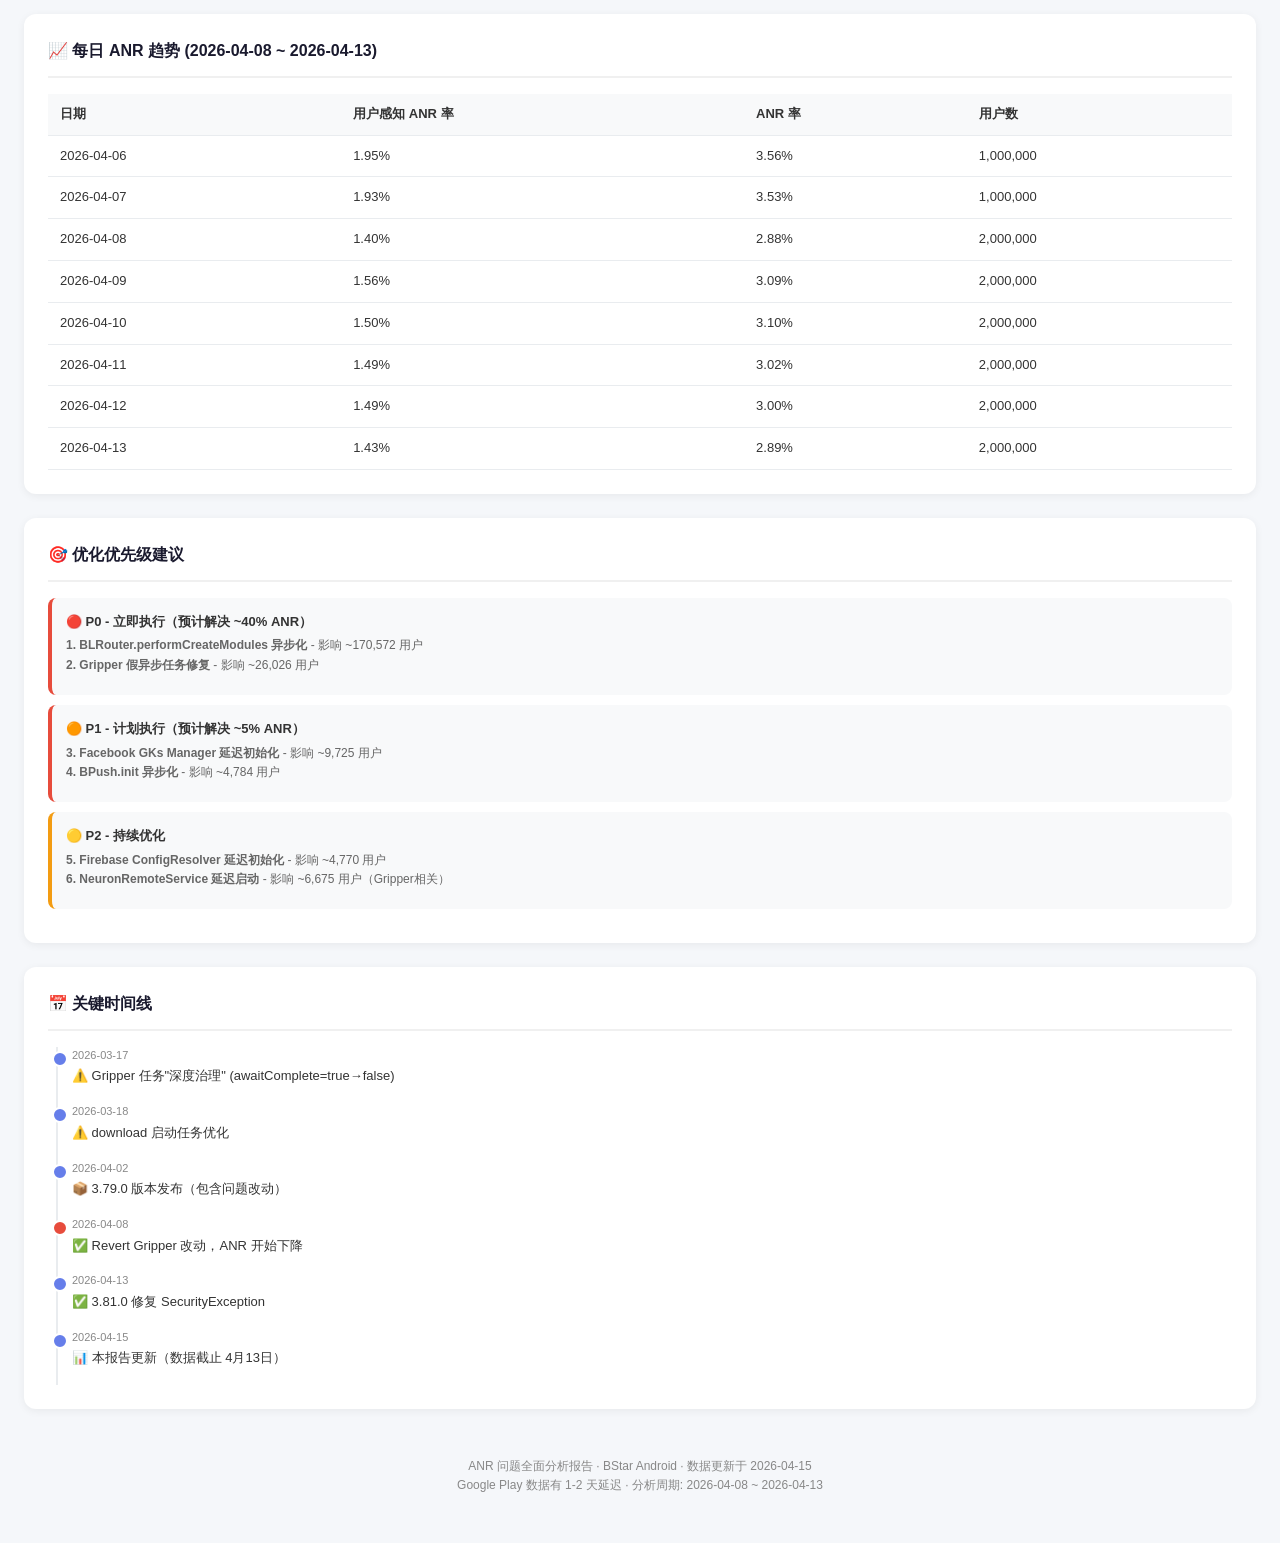
<file: anr-report.html>
<!DOCTYPE html>
<html lang="zh-CN"> 
<head>
    <meta charset="UTF-8">
    <meta name="viewport" content="width=device-width, initial-scale=1.0">
    <title>ANR 问题全面分析报告</title>
    <style>
        * { margin: 0; padding: 0; box-sizing: border-box; }
        body {
            font-family: -apple-system, BlinkMacSystemFont, 'Segoe UI', Roboto, sans-serif;
            background: #f5f7fa;
            color: #333;
            line-height: 1.6;
        }
        .header {
            background: linear-gradient(135deg, #667eea 0%, #764ba2 100%);
            color: white;
            padding: 30px 40px;
        }
        .header h1 { font-size: 28px; margin-bottom: 8px; }
        .header .subtitle { opacity: 0.9; font-size: 14px; }
        .container { max-width: 1400px; margin: 0 auto; padding: 24px; }
        
        .summary-stats {
            display: grid;
            grid-template-columns: repeat(5, 1fr);
            gap: 16px;
            margin-bottom: 24px;
        }
        .stat-item {
            background: white;
            border-radius: 12px;
            padding: 20px;
            text-align: center;
            box-shadow: 0 2px 8px rgba(0,0,0,0.06);
        }
        .stat-item .number { font-size: 28px; font-weight: 700; color: #667eea; }
        .stat-item .number.danger { color: #e74c3c; }
        .stat-item .number.warning { color: #f39c12; }
        .stat-item .number.success { color: #27ae60; }
        .stat-item .label { font-size: 12px; color: #666; margin-top: 4px; }

        .card {
            background: white;
            border-radius: 12px;
            padding: 24px;
            box-shadow: 0 2px 8px rgba(0,0,0,0.06);
            margin-bottom: 24px;
        }
        .card-title {
            font-size: 16px;
            font-weight: 600;
            color: #1a1a2e;
            margin-bottom: 16px;
            padding-bottom: 12px;
            border-bottom: 2px solid #f0f0f0;
        }

        .issue-category {
            margin-bottom: 24px;
        }
        .category-header {
            display: flex;
            justify-content: space-between;
            align-items: center;
            padding: 16px 20px;
            background: linear-gradient(135deg, #667eea 0%, #764ba2 100%);
            color: white;
            border-radius: 12px 12px 0 0;
            cursor: pointer;
            user-select: none;
        }
        .category-header:hover { opacity: 0.95; }
        .category-title { font-size: 18px; font-weight: 600; }
        .category-stats { display: flex; gap: 24px; font-size: 14px; }
        .category-stat { text-align: center; }
        .category-stat .value { font-size: 20px; font-weight: 700; }
        .category-stat .label { font-size: 11px; opacity: 0.8; }

        .category-body {
            background: white;
            border-radius: 0 0 12px 12px;
            padding: 20px;
            display: none;
        }
        .category-body.open { display: block; }

        .grid-2 { display: grid; grid-template-columns: repeat(2, 1fr); gap: 16px; }
        .section { margin-bottom: 16px; }
        .section-title {
            font-size: 14px;
            font-weight: 600;
            color: #333;
            margin-bottom: 8px;
            display: flex;
            align-items: center;
            gap: 6px;
        }

        .stack-trace {
            background: #1e1e1e;
            color: #d4d4d4;
            border-radius: 8px;
            padding: 16px;
            font-family: 'SF Mono', 'Consolas', monospace;
            font-size: 11px;
            overflow-x: auto;
            max-height: 280px;
            overflow-y: auto;
        }
        .stack-trace .thread-name { color: #569cd6; font-weight: 600; }
        .stack-trace .thread-state { color: #808080; }
        .stack-trace .method { color: #dcdcaa; }
        .stack-trace .comment { color: #6a9955; }

        .source-code {
            background: #1e1e1e;
            color: #d4d4d4;
            border-radius: 8px;
            padding: 16px;
            font-family: 'SF Mono', 'Consolas', monospace;
            font-size: 12px;
            overflow-x: auto;
        }
        .source-code .keyword { color: #569cd6; }
        .source-code .function { color: #dcdcaa; }
        .source-code .string { color: #ce9178; }
        .source-code .comment { color: #6a9955; }
        .source-code .number { color: #b5cea8; }

        .suggestion-item {
            padding: 14px;
            background: #f8f9fa;
            border-radius: 8px;
            margin-bottom: 10px;
            border-left: 4px solid #667eea;
        }
        .suggestion-item.high { border-left-color: #e74c3c; }
        .suggestion-item.medium { border-left-color: #f39c12; }
        .suggestion-item.low { border-left-color: #27ae60; }
        .suggestion-item .title { font-weight: 600; color: #333; margin-bottom: 4px; font-size: 13px; }
        .suggestion-item .desc { font-size: 12px; color: #666; margin-bottom: 6px; }
        .suggestion-item .code {
            background: #1e1e1e;
            color: #d4d4d4;
            padding: 10px;
            border-radius: 4px;
            font-family: monospace;
            font-size: 11px;
            overflow-x: auto;
        }

        .priority-tag {
            font-size: 10px;
            padding: 2px 6px;
            border-radius: 4px;
            font-weight: 500;
        }
        .priority-high { background: #ffeaea; color: #e74c3c; }
        .priority-medium { background: #fff4e6; color: #f39c12; }
        .priority-low { background: #e8f8f0; color: #27ae60; }

        .expand-icon {
            display: inline-block;
            transition: transform 0.2s;
            margin-right: 8px;
            font-size: 12px;
        }
        .expand-icon.rotated { transform: rotate(90deg); }

        .summary-table { width: 100%; border-collapse: collapse; font-size: 13px; }
        .summary-table th, .summary-table td {
            padding: 10px 12px;
            text-align: left;
            border-bottom: 1px solid #e9ecef;
        }
        .summary-table th { background: #f8f9fa; font-weight: 600; }
        .summary-table tr:hover { background: #f8f9fa; }
        .summary-table .users { font-weight: 600; }

        .timeline {
            position: relative;
            padding-left: 24px;
            font-size: 13px;
        }
        .timeline::before {
            content: '';
            position: absolute;
            left: 8px;
            top: 0;
            bottom: 0;
            width: 2px;
            background: #e9ecef;
        }
        .timeline-item {
            position: relative;
            padding-bottom: 16px;
        }
        .timeline-item::before {
            content: '';
            position: absolute;
            left: -20px;
            top: 4px;
            width: 12px;
            height: 12px;
            border-radius: 50%;
            background: #667eea;
            border: 2px solid white;
        }
        .timeline-item.highlight::before { background: #e74c3c; }
        .timeline-item .date { font-size: 11px; color: #888; margin-bottom: 2px; }
        .timeline-item .event { font-weight: 500; color: #333; }

        .issue-list {
            margin-bottom: 20px;
        }
        .issue-list table { width: 100%; border-collapse: collapse; font-size: 13px; }
        .issue-list th, .issue-list td {
            padding: 10px 12px;
            text-align: left;
            border-bottom: 1px solid #e9ecef;
        }
        .issue-list th { background: #f8f9fa; font-weight: 600; }
        .issue-list tr:hover { background: #f8f9fa; }
        .issue-list .user-count { font-weight: 600; }

        .footer {
            text-align: center;
            padding: 24px;
            color: #888;
            font-size: 12px;
        }

        .update-note {
            background: #e8f4fd;
            border: 1px solid #b3d7ff;
            border-radius: 8px;
            padding: 12px 16px;
            margin-bottom: 20px;
            font-size: 13px;
            color: #004085;
        }
    </style>
</head>
<body>
    <div class="header">
        <h1>🐴 ANR 问题全面分析报告</h1>
        <div class="subtitle">BStar Android · Google Play 共 30 个 ANR 问题 · 分析周期: 2026-04-06 ~ 2026-04-13 · 更新于 2026-04-16</div>
    </div>

    <div class="container">
        <div class="update-note">
            <strong>📅 数据更新:</strong> Google Play 数据已更新至 4月13日 (2026-04-06 ~ 2026-04-13)。
            共抓取到 <strong>30个 ANR 问题</strong>，影响 <strong>441,146 用户</strong>，总报告 610,829 条。
            <ul style="margin: 8px 0 0 20px;">
                <li>nativePollOnce (Main thread idle): 201,977 用户, 286,980 报告 (45.8%)</li>
                <li>Unsafe.park (启动阻塞): 170,572 用户, 237,926 报告 (38.7%)</li>
                <li>Gripper variantRunBlocking: 26,026 用户, 38,404 报告 (5.9%)</li>
                <li>整体 ANR 率趋于稳定，相比上周略有下降趋势</li>
            </ul>
        </div>

        <!-- 汇总统计 -->
        <div class="summary-stats">
            <div class="stat-item">
                <div class="number danger">30</div>
                <div class="label">ANR 问题总数</div>
            </div>
            <div class="stat-item">
                <div class="number danger">170,572</div>
                <div class="label">最多用户 (Unsafe.park)</div>
            </div>
            <div class="stat-item">
                <div class="number warning">2.64%</div>
                <div class="label">3.76.0 版本 ANR 率</div>
            </div>
            <div class="stat-item">
                <div class="number warning">201,977</div>
                <div class="label">nativePollOnce 用户</div>
            </div>
            <div class="stat-item">
                <div class="number warning">441,146</div>
                <div class="label">总受影响用户</div>
            </div>
        </div>

        <!-- 问题分类总览 -->
        <div class="card">
            <div class="card-title">📊 ANR 问题分类总览 (30个问题 → 10个根因类别)</div>
            <table class="summary-table">
                <thead>
                    <tr>
                        <th>类别</th>
                        <th>问题数</th>
                        <th>总用户</th>
                        <th>总报告</th>
                        <th>占比</th>
                        <th>可操作</th>
                        <th>根因</th>
                    </tr>
                </thead>
                <tbody>
                    <tr>
                        <td><strong>🔴 nativePollOnce (主线程空闲)</strong></td>
                        <td>10</td>
                        <td class="users">201,977</td>
                        <td>286,980</td>
                        <td>45.8%</td>
                        <td><span class="priority-tag priority-medium">低</span></td>
                        <td>系统负载/资源竞争</td>
                    </tr>
                    <tr>
                        <td><strong>🔴 Unsafe.park (启动阻塞)</strong></td>
                        <td>7</td>
                        <td class="users">170,572</td>
                        <td>237,926</td>
                        <td>38.7%</td>
                        <td><span class="priority-tag priority-high">高</span></td>
                        <td>BLRouter.performCreateModules</td>
                    </tr>
                    <tr>
                        <td><strong>🟠 Gripper variantRunBlocking</strong></td>
                        <td>5</td>
                        <td>26,026</td>
                        <td>38,404</td>
                        <td>5.9%</td>
                        <td><span class="priority-tag priority-high">高</span></td>
                        <td>Gripper 框架阻塞</td>
                    </tr>
                    <tr>
                        <td><strong>🟡 Native stack (DumpNativeStack)</strong></td>
                        <td>2</td>
                        <td>10,563</td>
                        <td>10,998</td>
                        <td>2.4%</td>
                        <td><span class="priority-tag priority-medium">中</span></td>
                        <td>Native IO/线程问题</td>
                    </tr>
                    <tr>
                        <td><strong>🟡 Facebook GKs Manager</strong></td>
                        <td>1</td>
                        <td>9,725</td>
                        <td>10,444</td>
                        <td>2.2%</td>
                        <td><span class="priority-tag priority-high">高</span></td>
                        <td>Facebook SDK 初始化</td>
                    </tr>
                    <tr>
                        <td><strong>🟢 WaitHoldingLocks (Native)</strong></td>
                        <td>1</td>
                        <td>4,729</td>
                        <td>4,983</td>
                        <td>1.1%</td>
                        <td><span class="priority-tag priority-medium">中</span></td>
                        <td>Native 线程等待</td>
                    </tr>
                    <tr>
                        <td><strong>🟢 BPush.init (推送初始化)</strong></td>
                        <td>1</td>
                        <td>4,784</td>
                        <td>5,049</td>
                        <td>1.1%</td>
                        <td><span class="priority-tag priority-high">高</span></td>
                        <td>BPush 主线程初始化</td>
                    </tr>
                    <tr>
                        <td><strong>🟢 Firebase ConfigResolver</strong></td>
                        <td>1</td>
                        <td>4,770</td>
                        <td>4,831</td>
                        <td>1.1%</td>
                        <td><span class="priority-tag priority-high">高</span></td>
                        <td>Firebase Performance 配置</td>
                    </tr>
                    <tr>
                        <td><strong>🟢 DexFile::FindClassDef</strong></td>
                        <td>1</td>
                        <td>4,432</td>
                        <td>6,708</td>
                        <td>1.0%</td>
                        <td><span class="priority-tag priority-medium">中</span></td>
                        <td>DexFile 类查找</td>
                    </tr>
                    <tr>
                        <td><strong>🟢 TradPlus GooglePlayServicesNative</strong></td>
                        <td>1</td>
                        <td>3,568</td>
                        <td>4,506</td>
                        <td>0.8%</td>
                        <td><span class="priority-tag priority-medium">中</span></td>
                        <td>广告 SDK 加载</td>
                    </tr>
                </tbody>
            </table>
            <div style="margin-top:12px;font-size:12px;color:#888;">
                <strong>说明：</strong>占比 = 该类别用户 / 总ANR用户 (441,146)。nativePollOnce 类别多为 "Main thread idle" 类型，
                堆栈已恢复无法定位根因，但通常与 Unsafe.park 问题相关（主线程阻塞导致系统负载升高）。
            </div>
        </div>

        <!-- ========== 类别1: Unsafe.park ========== -->
        <div class="issue-category">
            <div class="category-header" onclick="toggleCategory(this)">
                <div>
                    <span class="expand-icon rotated">▶</span>
                    <span class="category-title">🔴 类别1: Unsafe.park (启动阻塞) - 7个问题</span>
                </div>
                <div class="category-stats">
                    <div class="category-stat">
                        <div class="value">170,572</div>
                        <div class="label">用户</div>
                    </div>
                    <div class="category-stat">
                        <div class="value">237,926</div>
                        <div class="label">报告</div>
                    </div>
                </div>
            </div>
            <div class="category-body open">
                <div class="issue-list">
                    <table>
                        <thead>
                            <tr>
                                <th>#</th>
                                <th>问题</th>
                                <th>用户</th>
                                <th>报告</th>
                                <th>版本范围</th>
                                <th>状态</th>
                            </tr>
                        </thead>
                        <tbody>
                            <tr>
                                <td>1</td>
                                <td>ANR triggered by main thread waiting (Slow startup)</td>
                                <td class="user-count">111,059</td>
                                <td>159,409</td>
                                <td>3121100~3791100</td>
                                <td><span class="priority-tag priority-high">TOP问题</span></td>
                            </tr>
                            <tr>
                                <td>6</td>
                                <td>ANR triggered by main thread waiting #2</td>
                                <td class="user-count">19,173</td>
                                <td>23,410</td>
                                <td>3125100~3791100</td>
                                <td><span class="priority-tag priority-high">高</span></td>
                            </tr>
                            <tr>
                                <td>10</td>
                                <td>ANR triggered by main thread waiting #3</td>
                                <td class="user-count">10,216</td>
                                <td>11,230</td>
                                <td>3125100~3791100</td>
                                <td><span class="priority-tag priority-high">高</span></td>
                            </tr>
                            <tr>
                                <td>14</td>
                                <td>ANR triggered by main thread waiting #4</td>
                                <td class="user-count">7,309</td>
                                <td>10,956</td>
                                <td>3153100~3791100</td>
                                <td><span class="priority-tag priority-medium">中</span></td>
                            </tr>
                            <tr>
                                <td>15</td>
                                <td>Executing service (JobInfoSchedulerService)</td>
                                <td>7,127</td>
                                <td>8,371</td>
                                <td>3125100~3791100</td>
                                <td><span class="priority-tag priority-medium">中</span></td>
                            </tr>
                            <tr>
                                <td>23</td>
                                <td>Broadcast (Firebase C2DM)</td>
                                <td>4,647</td>
                                <td>5,515</td>
                                <td>3121100~3791100</td>
                                <td><span class="priority-tag priority-medium">中</span></td>
                            </tr>
                        </tbody>
                    </table>
                </div>

                <div class="grid-2">
                    <div class="section">
                        <div class="section-title">🔍 错误堆栈</div>
                        <div class="stack-trace">
<span class="thread-name">"main" tid=1</span> <span class="thread-state">Timed Waiting</span>
  at <span class="method">jdk.internal.misc.Unsafe.park</span> (Native method)
  at java.util.concurrent.locks.<span class="method">LockSupport.parkNanos</span> (LockSupport.java:269)
  at kotlinx.coroutines.<span class="method">BlockingCoroutine.joinBlocking</span> (Builders.kt:98)
  at com.bilibili.lib.gripper.core.internal.<span class="method">variantRunBlocking</span> <span class="comment">// ← Gripper 框架</span>
  at com.biliintl.ibstarplayer.proc.<span class="method">BaseAppProc.onApplicationCreate</span> <span class="comment">// Application 启动</span>

<span class="thread-name">"DefaultDispatcher-worker-7" tid=22</span> <span class="thread-state">Waiting</span>
  at <span class="method">Unsafe.park</span> (Native method)
  at java.util.concurrent.<span class="method">FutureTask.awaitDone</span> (FutureTask.java:500)
  at com.bilibili.lib.blrouter.internal.module.<span class="method">ModuleLifecycleHelper.dispatchCreateOrPostCreate</span>
  at com.bilibili.lib.blrouter.<span class="method">BLRouter.performCreateModules</span> <span class="comment">// ← 阻塞点!</span>
  at com.biliintl.gripper.app.onCreate.router.<span class="method">RouterKt.initRouter</span>:108
                        </div>
                    </div>
                    <div class="section">
                        <div class="section-title">💻 相关源码</div>
                        <div class="source-code">
<span class="comment">// Router.kt:36-37 - awaitComplete=true (阻塞)</span>
<span class="keyword">@Producer</span>(id = <span class="string">"infra.initRouter"</span>, singleton = <span class="keyword">true</span>)
<span class="keyword">@PreTrigger</span>(trigger = StandardTriggers.<span class="method">ON_CREATE</span>, awaitComplete = <span class="keyword">true</span>)
<span class="keyword">fun</span> <span class="function">initRouter</span>(app: Application, ...) {
    Router.global().<span class="method">setUp</span>(app)
    BLRouter.<span class="method">setUp</span>(app) { ... }
    
    <span class="comment">// === 阻塞点! ===</span>
    <span class="keyword">if</span> (BiliContext.isMainProcess) 
        BLRouter.<span class="method">performCreateModules</span>()  <span class="comment">// ← 主线程同步阻塞</span>
}

<span class="comment">// 内部调用链:</span>
<span class="comment">// performCreateModules → syncStatus →</span>
<span class="comment">// dispatchCreate → dispatchCreateOrPostCreate →</span>
<span class="comment">// FutureTask.get() → 等待所有模块初始化完成</span>
                        </div>
                    </div>
                </div>
                <div class="section">
                    <div class="section-title">💡 修改建议</div>
                    <div class="suggestion-item high">
                        <div class="title">🔴 高优先级: BLRouter.performCreateModules 异步化</div>
                        <div class="desc">BLRouter.performCreateModules() 在主线程同步执行，包含网络IO和文件IO操作。改为异步执行可解决 Unsafe.park ANR。</div>
                        <div class="code"><span class="comment">// 当前（阻塞主线程）</span>
<span class="keyword">if</span> (BiliContext.isMainProcess) 
    BLRouter.<span class="method">performCreateModules</span>()

<span class="comment">// 建议（异步执行）</span>
<span class="keyword">if</span> (BiliContext.isMainProcess) {
    GlobalScope.<span class="method">launch</span>(Dispatchers.<span class="method">IO</span>) {
        BLRouter.<span class="method">performCreateModules</span>()
    }
}
<span class="comment">// 注意：需要评估是否影响依赖此模块的功能</span></div>
                    </div>
                    <div class="suggestion-item medium">
                        <div class="title">🟡 中优先级: NeuronRemoteService 异步初始化</div>
                        <div class="desc">NeuronRemoteService.onCreate 使用 runBlocking 同步执行初始化，导致 ANR。改为异步初始化。</div>
                    </div>
                </div>
            </div>
        </div>

        <!-- ========== 类别2: nativePollOnce ========== -->
        <div class="issue-category">
            <div class="category-header" onclick="toggleCategory(this)">
                <div>
                    <span class="expand-icon">▶</span>
                    <span class="category-title">🔴 类别2: nativePollOnce (主线程空闲) - 10个问题</span>
                </div>
                <div class="category-stats">
                    <div class="category-stat">
                        <div class="value">201,977</div>
                        <div class="label">用户</div>
                    </div>
                    <div class="category-stat">
                        <div class="value">286,980</div>
                        <div class="label">报告</div>
                    </div>
                </div>
            </div>
            <div class="category-body">
                <div class="issue-list">
                    <table>
                        <thead>
                            <tr>
                                <th>#</th>
                                <th>问题</th>
                                <th>用户</th>
                                <th>报告</th>
                                <th>类型</th>
                            </tr>
                        </thead>
                        <tbody>
                            <tr>
                                <td>2</td>
                                <td>Input dispatching timed out</td>
                                <td class="user-count">44,529</td>
                                <td>60,579</td>
                                <td>输入分发超时</td>
                            </tr>
                            <tr>
                                <td>3</td>
                                <td>Root cause unknown #1</td>
                                <td class="user-count">38,186</td>
                                <td>49,629</td>
                                <td>堆栈已恢复</td>
                            </tr>
                            <tr>
                                <td>4</td>
                                <td>Broadcast (Firebase C2DM)</td>
                                <td class="user-count">25,223</td>
                                <td>33,599</td>
                                <td>Firebase 推送</td>
                            </tr>
                            <tr>
                                <td>5</td>
                                <td>Input (No focused window)</td>
                                <td class="user-count">20,728</td>
                                <td>24,320</td>
                                <td>无焦点窗口</td>
                            </tr>
                            <tr>
                                <td>7</td>
                                <td>Root cause unknown #2</td>
                                <td class="user-count">17,368</td>
                                <td>42,541</td>
                                <td>堆栈已恢复</td>
                            </tr>
                            <tr>
                                <td>8</td>
                                <td>Root cause unknown #3</td>
                                <td class="user-count">14,330</td>
                                <td>15,806</td>
                                <td>堆栈已恢复</td>
                            </tr>
                            <tr>
                                <td>9</td>
                                <td>Executing service (JobInfoScheduler)</td>
                                <td class="user-count">12,404</td>
                                <td>14,743</td>
                                <td>后台调度</td>
                            </tr>
                            <tr>
                                <td>11</td>
                                <td>Root cause unknown #4</td>
                                <td>9,240</td>
                                <td>10,351</td>
                                <td>堆栈已恢复</td>
                            </tr>
                            <tr>
                                <td>13</td>
                                <td>Broadcast (SCREEN_OFF)</td>
                                <td>7,806</td>
                                <td>11,100</td>
                                <td>屏幕关闭事件</td>
                            </tr>
                        </tbody>
                    </table>
                </div>
                <div class="suggestion-item high">
                    <div class="title">⚠️ 这些问题的堆栈多为 "Main thread idle"</div>
                    <div class="desc">
                        <strong>Google 官方说明：</strong>当 ANR 条件已经过去时才捕获堆栈，导致堆栈中主线程处于空闲状态。
                        这类 ANR 通常由系统高负载或资源竞争导致，无法从堆栈直接定位根因。<br><br>
                        <strong>间接原因：</strong>当 Unsafe.park 问题导致主线程阻塞时，系统负载升高，可能导致其他正常的应用操作也触发 ANR。<br><br>
                        <strong>建议：</strong>优先解决 Unsafe.park 问题（类别1），这类 nativePollOnce 的 ANR 数量可能会自然下降。
                    </div>
                </div>
                <div class="section">
                    <div class="section-title">💡 修改建议</div>
                    <div class="suggestion-item high">
                        <div class="title">🔴 高优先级: 解决 Unsafe.park 问题（间接解决本类别问题）</div>
                        <div class="desc">当主线程不再被 BLRouter.performCreateModules 阻塞后，系统的输入分发能力会恢复正常，Input dispatching ANR 会大幅减少。</div>
                    </div>
                    <div class="suggestion-item medium">
                        <div class="title">🟡 中优先级: BroadcastReceiver 中避免阻塞IO</div>
                        <div class="desc">FirebaseInstanceIdReceiver 回调中执行了文件IO操作，应该移到后台线程。</div>
                    </div>
                    <div class="suggestion-item medium">
                        <div class="title">🟡 中优先级: Facebook/Google Ads SDK 延迟初始化</div>
                        <div class="desc">AdvertisingIdClient 和 FacebookSdk 在启动时同步等待网络响应，建议延迟到首次使用时。</div>
                    </div>
                </div>
            </div>
        </div>

        <!-- ========== 类别3: Gripper variantRunBlocking ========== -->
        <div class="issue-category">
            <div class="category-header" onclick="toggleCategory(this)">
                <div>
                    <span class="expand-icon">▶</span>
                    <span class="category-title">🟠 类别3: Gripper variantRunBlocking - 5个问题</span>
                </div>
                <div class="category-stats">
                    <div class="category-stat">
                        <div class="value">26,026</div>
                        <div class="label">用户</div>
                    </div>
                    <div class="category-stat">
                        <div class="value">38,404</div>
                        <div class="label">报告</div>
                    </div>
                </div>
            </div>
            <div class="category-body">
                <div class="issue-list">
                    <table>
                        <thead>
                            <tr>
                                <th>#</th>
                                <th>问题</th>
                                <th>用户</th>
                                <th>报告</th>
                                <th>服务</th>
                            </tr>
                        </thead>
                        <tbody>
                            <tr>
                                <td>16</td>
                                <td>Executing service (NeuronRemoteService)</td>
                                <td class="user-count">6,675</td>
                                <td>13,114</td>
                                <td>NeuronRemoteService</td>
                            </tr>
                            <tr>
                                <td>17</td>
                                <td>Broadcast (Firebase C2DM)</td>
                                <td class="user-count">5,292</td>
                                <td>6,929</td>
                                <td>FirebaseInstanceId</td>
                            </tr>
                            <tr>
                                <td>22</td>
                                <td>Executing service (IjkMediaPlayerService)</td>
                                <td class="user-count">4,682</td>
                                <td>6,314</td>
                                <td>IjkMediaPlayer</td>
                            </tr>
                            <tr>
                                <td>25</td>
                                <td>Executing service (Google Play Services)</td>
                                <td>4,434</td>
                                <td>5,543</td>
                                <td>Google Play Services</td>
                            </tr>
                        </tbody>
                    </table>
                </div>
                <div class="grid-2">
                    <div class="section">
                        <div class="section-title">🔍 错误堆栈</div>
                        <div class="stack-trace">
<span class="thread-name">"main" tid=1</span> <span class="thread-state">Timed Waiting</span>
  at <span class="method">Unsafe.park</span> (Native method)
  at java.util.concurrent.locks.<span class="method">LockSupport.parkNanos</span> (LockSupport.java:269)
  at kotlinx.coroutines.<span class="method">BlockingCoroutine.joinBlocking</span> (Builders.kt:98)
  at com.bilibili.lib.gripper.core.internal.<span class="method">variantRunBlocking</span> <span class="comment">// ← Gripper 框架</span>
<span class="comment">// 当 Gripper 触发 ON_CREATE/ON_ATTACH 时</span>
<span class="comment">// 使用 runBlocking 同步等待任务完成</span>
                        </div>
                    </div>
                <div class="section">
                    <div class="section-title">💻 Gripper 框架问题</div>
                    <div class="source-code">
<span class="comment">// InitAdsProviderManager.kt - awaitComplete=false 但仍在 Main</span>
<span class="keyword">@PreTrigger</span>(trigger = StandardTriggers.<span class="method">ON_ATTACH</span>, awaitComplete = <span class="keyword">false</span>)
<span class="keyword">suspend fun</span> <span class="function">initAdsProviderManager</span>() {
    <span class="keyword">withContext</span>(<span class="method">GripperDispatchers.Main</span>) {  <span class="comment">// ← 仍在主线程!</span>
        <span class="method">adsProviderManager.init</span>()
    }
}
<span class="comment">// awaitComplete=false 但仍在 Main 执行 = 假异步</span>

<span class="comment">// ========== 需要修改的文件 ==========</span>
<span class="comment">// 1. gripper/app/.../onCreate/InitApm.kt (line 37)</span>
<span class="comment">// 2. gripper/app/.../onAttach/InitAdsProviderManager.kt (line 40)</span>
<span class="comment">// 3. gripper/app/.../onMainIdle/InitAnimationLoader.kt (line 21)</span>
<span class="comment">// 4. gripper/app/.../onPrivacyAllowed/InitBiliPVHelper.kt (line 30)</span>
                    </div>
                </div>
                <div class="section">
                    <div class="section-title">💡 修改建议</div>
                    <div class="suggestion-item high">
                        <div class="title">🔴 高优先级: 修复 Gripper 假异步任务</div>
                        <div class="desc">以下 Gripper 任务使用 awaitComplete=false 但仍在 GripperDispatchers.Main 执行：</div>
                        <div class="code"><span class="comment">// ========== 需要将 Main 改为 IO 的文件 ==========</span>
<span class="comment">// 1. InitApm.kt (line 37) - ON_CREATE</span>
<span class="comment">//    withContext(GripperDispatchers.Main) → IO</span>
<span class="comment">// 2. InitAdsProviderManager.kt (line 40) - ON_ATTACH</span>
<span class="comment">//    withContext(GripperDispatchers.Main) → IO</span>
<span class="comment">// 3. InitAnimationLoader.kt (line 21) - ON_MAIN_IDLE</span>
<span class="comment">//    withContext(GripperDispatchers.Main) → IO</span>
<span class="comment">// 4. InitBiliPVHelper.kt (line 30) - ON_PRIVACY_ALLOWED</span>
<span class="comment">//    withContext(GripperDispatchers.Main) → IO</span>

<span class="comment">// 修改前（假异步）</span>
<span class="keyword">withContext</span>(<span class="method">GripperDispatchers.Main</span>) { ... }

<span class="comment">// 修改后（真异步）</span>
<span class="keyword">withContext</span>(<span class="method">GripperDispatchers.IO</span>) { ... }</div>
                    </div>
                    <div class="suggestion-item medium">
                        <div class="title">🟡 中优先级: IjkMediaPlayerService 启动优化</div>
                        <div class="desc">IjkMediaPlayerService 在启动时被 Gripper 调用，导致 ANR。建议延迟到首次使用播放器时再启动。</div>
                    </div>
                </div>
            </div>
        </div>

        <!-- ========== 类别4: Native stack (DumpNativeStack) ========== -->
        <div class="issue-category">
            <div class="category-header" onclick="toggleCategory(this)">
                <div>
                    <span class="expand-icon">▶</span>
                    <span class="category-title">🟡 类别4: Native stack (DumpNativeStack) - 2个问题</span>
                </div>
                <div class="category-stats">
                    <div class="category-stat">
                        <div class="value">10,563</div>
                        <div class="label">用户</div>
                    </div>
                    <div class="category-stat">
                        <div class="value">10,998</div>
                        <div class="label">报告</div>
                    </div>
                </div>
            </div>
            <div class="category-body">
                <div class="issue-list">
                    <table>
                        <thead>
                            <tr>
                                <th>#</th>
                                <th>问题</th>
                                <th>用户</th>
                                <th>报告</th>
                            </tr>
                        </thead>
                        <tbody>
                            <tr>
                                <td>18</td>
                                <td>ANR triggered by slow operations in main thread</td>
                                <td class="user-count">5,156</td>
                                <td>5,394</td>
                            </tr>
                            <tr>
                                <td>19</td>
                                <td>ANR triggered by slow IO operations</td>
                                <td class="user-count">5,084</td>
                                <td>5,310</td>
                            </tr>
                        </tbody>
                    </table>
                </div>
                <div class="section">
                    <div class="section-title">💡 修改建议</div>
                    <div class="suggestion-item medium">
                        <div class="title">🟡 中优先级: 排查慢 IO 操作</div>
                        <div class="desc">这类 ANR 通常与文件IO相关。建议检查 Startup 过程中的文件操作并移到后台线程。</div>
                    </div>
                </div>
            </div>
        </div>

        <!-- ========== 类别5: Facebook GKs Manager ========== -->
        <div class="issue-category">
            <div class="category-header" onclick="toggleCategory(this)">
                <div>
                    <span class="expand-icon">▶</span>
                    <span class="category-title">🟡 类别5: Facebook GKs Manager - 1个问题</span>
                </div>
                <div class="category-stats">
                    <div class="category-stat">
                        <div class="value">9,725</div>
                        <div class="label">用户</div>
                    </div>
                    <div class="category-stat">
                        <div class="value">10,444</div>
                        <div class="label">报告</div>
                    </div>
                </div>
            </div>
            <div class="category-body">
                <div class="issue-list">
                    <table>
                        <thead>
                            <tr>
                                <th>#</th>
                                <th>问题</th>
                                <th>用户</th>
                                <th>报告</th>
                            </tr>
                        </thead>
                        <tbody>
                            <tr>
                                <td>12</td>
                                <td>ANR triggered by FetchedAppGateKeepersManager</td>
                                <td class="user-count">9,725</td>
                                <td>10,444</td>
                            </tr>
                        </tbody>
                    </table>
                </div>
                <div class="grid-2">
                    <div class="section">
                        <div class="section-title">🔍 错误堆栈</div>
                        <div class="stack-trace">
<span class="thread-name">"main" tid=1</span> <span class="thread-state">Timed Waiting</span>
  at <span class="method">Unsafe.park</span> (Native method)
  at com.facebook.internal.<span class="method">FetchedAppGateKeepersManager.<clinit></span>
<span class="comment">// === Facebook SDK 静态初始化阻塞 ===</span>
<span class="comment">// FetchedAppGateKeepersManager 在类加载时</span>
<span class="comment">// 同步从服务器获取 GateKeeper 配置</span>
<span class="comment">// 在弱网络下会长时间阻塞</span>
                        </div>
                    </div>
                    <div class="section">
                        <div class="section-title">💻 相关代码</div>
                        <div class="source-code">
<span class="comment">// ThirdLoginManager.kt:120-123</span>
<span class="keyword">private fun</span> <span class="function">ensureFacebookSdkInitialized</span>() {
    <span class="keyword">if</span> (!FacebookSdk.<span class="method">isInitialized</span>()) {
        FacebookSdk.<span class="method">sdkInitialize</span>(context.applicationContext)
        <span class="comment">// ⚠️ 这会触发 FetchedAppGateKeepersManager.<clinit></span>
        <span class="comment">// 同步等待服务器响应</span>
    }
}
                        </div>
                    </div>
                </div>
                <div class="section">
                    <div class="section-title">💡 修改建议</div>
                    <div class="suggestion-item high">
                        <div class="title">🔴 高优先级: Facebook SDK 延迟初始化</div>
                        <div class="code"><span class="comment">// 1. 禁用自动初始化</span>
FacebookSdk.<span class="method">setAutoInitEnabled</span>(<span class="keyword">false</span>)
FacebookSdk.<span class="method">setPublishInstallActivities</span>(<span class="keyword">false</span>)

<span class="comment">// 2. 只在真正需要时（登录）才初始化</span>
<span class="keyword">if</span> (needFacebookLogin) {
    FacebookSdk.<span class="method">publishInstallAsync</span>(context, appId)
}</div>
                    </div>
                </div>
            </div>
        </div>

        <!-- ========== 类别6: BPush.init ========== -->
        <div class="issue-category">
            <div class="category-header" onclick="toggleCategory(this)">
                <div>
                    <span class="expand-icon">▶</span>
                    <span class="category-title">🟢 类别6: BPush.init (推送初始化) - 1个问题</span>
                </div>
                <div class="category-stats">
                    <div class="category-stat">
                        <div class="value">4,784</div>
                        <div class="label">用户</div>
                    </div>
                    <div class="category-stat">
                        <div class="value">5,049</div>
                        <div class="label">报告</div>
                    </div>
                </div>
            </div>
            <div class="category-body">
                <div class="issue-list">
                    <table>
                        <thead>
                            <tr>
                                <th>#</th>
                                <th>问题</th>
                                <th>用户</th>
                                <th>报告</th>
                            </tr>
                        </thead>
                        <tbody>
                            <tr>
                                <td>21</td>
                                <td>ANR triggered by slow operations (BPush.init)</td>
                                <td class="user-count">4,784</td>
                                <td>5,049</td>
                            </tr>
                        </tbody>
                    </table>
                </div>
                <div class="grid-2">
                    <div class="section">
                        <div class="section-title">🔍 调用链</div>
                        <div class="stack-trace">
<span class="thread-name">"main" tid=1</span> <span class="thread-state">Timed Waiting</span>
  at <span class="method">Unsafe.park</span> (Native method)
  at com.biliintl.bstarsdk.bpush.push.<span class="method">BPush.init</span>

<span class="comment">// 调用链:</span>
<span class="method">BPushHelper.init(app)</span>  <span class="comment">// BPushHelper.kt:105</span>
  → <span class="method">BPush.init(app, config, behavior)</span>  <span class="comment">// BPush.java:50</span>
       → <span class="method">new BPushManager(...)</span>  <span class="comment">// 反射创建，耗时</span>
       → <span class="method">ApplicationLifecycleHelper.init()</span>
       → <span class="method">registerActivityLifecycleCallbacks()</span>
                        </div>
                    </div>
                    <div class="section">
                        <div class="section-title">💻 Gripper 触发点</div>
                        <div class="source-code">
<span class="comment">// BPush.kt - awaitComplete=true (阻塞)</span>
<span class="keyword">@PreTrigger</span>(trigger = StandardTriggers.<span class="method">ON_CREATE</span>, awaitComplete = <span class="keyword">true</span>)
<span class="keyword">suspend fun</span> <span class="function">initBPush</span>(app: Application) {
    <span class="keyword">withContext</span>(<span class="method">GripperDispatchers.Main</span>) {
        BPushHelper.<span class="method">init</span>(app)  <span class="comment">// ← 主线程同步执行!</span>
    }
}
<span class="comment">// awaitComplete=true → Gripper 等待任务完成</span>
<span class="comment">// withContext(Main) → 在主线程执行</span>
<span class="comment">// 结果：主线程被同步阻塞</span>
                        </div>
                    </div>
                </div>
                <div class="section">
                    <div class="section-title">💡 修改建议</div>
                    <div class="suggestion-item high">
                        <div class="title">🔴 高优先级: 改为异步初始化</div>
                        <div class="desc">Push 功能不是启动必需的，可以异步初始化。</div>
                        <div class="code"><span class="comment">// 方案1: 改为 awaitComplete=false（推荐）</span>
<span class="keyword">@PreTrigger</span>(trigger = StandardTriggers.<span class="method">ON_CREATE</span>, awaitComplete = <span class="keyword">false</span>)
<span class="keyword">suspend fun</span> <span class="function">initBPush</span>(app: Application) {
    <span class="keyword">withContext</span>(<span class="method">GripperDispatchers.IO</span>) {
        BPushHelper.<span class="method">init</span>(app)
    }
}

<span class="comment">// 方案2: 延迟到首次使用时初始化</span>
<span class="comment">// 完全移除 initBPush，改为 lazy initialization</span></div>
                    </div>
                </div>
            </div>
        </div>

        <!-- ========== 类别7: Firebase ConfigResolver ========== -->
        <div class="issue-category">
            <div class="category-header" onclick="toggleCategory(this)">
                <div>
                    <span class="expand-icon">▶</span>
                    <span class="category-title">🟢 类别7: Firebase ConfigResolver - 1个问题</span>
                </div>
                <div class="category-stats">
                    <div class="category-stat">
                        <div class="value">4,770</div>
                        <div class="label">用户</div>
                    </div>
                    <div class="category-stat">
                        <div class="value">4,831</div>
                        <div class="label">报告</div>
                    </div>
                </div>
            </div>
            <div class="category-body">
                <div class="issue-list">
                    <table>
                        <thead>
                            <tr>
                                <th>#</th>
                                <th>问题</th>
                                <th>用户</th>
                                <th>报告</th>
                            </tr>
                        </thead>
                        <tbody>
                            <tr>
                                <td>24</td>
                                <td>ANR triggered by ConfigResolver.getInstance</td>
                                <td class="user-count">4,770</td>
                                <td>4,831</td>
                            </tr>
                        </tbody>
                    </table>
                </div>
                <div class="grid-2">
                    <div class="section">
                        <div class="section-title">🔍 问题分析</div>
                        <div class="stack-trace">
<span class="thread-name">"main" tid=1</span> <span class="thread-state">Timed Waiting</span>
  at <span class="method">Unsafe.park</span> (Native method)
  at com.google.firebase.perf.config.<span class="method">ConfigResolver.getInstance</span>
<span class="comment">// === Firebase Performance SDK 初始化阻塞 ===</span>
<span class="comment">// ConfigResolver 在 ContentProvider.onCreate 中调用</span>
<span class="comment">// 同步等待远程配置获取</span>
                        </div>
                    </div>
                    <div class="section">
                        <div class="section-title">💻 问题代码位置</div>
                        <div class="source-code">
<span class="comment">// FirebaseManualInitProvider.kt</span>
<span class="comment">// ContentProvider.onCreate 中调用了 Firebase Performance</span>
<span class="comment">// ContentProvider.onCreate 运行在主线程</span>
<span class="comment">// 建议：延迟 Firebase Performance 初始化</span>
                        </div>
                    </div>
                </div>
                <div class="section">
                    <div class="section-title">💡 修改建议</div>
                    <div class="suggestion-item high">
                        <div class="title">🔴 高优先级: 延迟 Firebase Performance 初始化</div>
                        <div class="desc">Firebase Performance 的配置获取不应该在 ContentProvider.onCreate 中同步执行。建议延迟初始化或禁用自动初始化。</div>
                        <div class="code"><span class="comment">// 在 Application 中延迟初始化 Firebase Performance</span>
<span class="keyword">override fun</span> <span class="function">onCreate</span>() {
    <span class="comment">// 延迟到首次使用时初始化 Performance</span>
    GlobalScope.<span class="method">launch</span>(Dispatchers.<span class="method">IO</span>) {
        FirebasePerformance.<span class="method">getInstance</span>()
    }
}</div>
                    </div>
                </div>
            </div>
        </div>

        <!-- ========== 类别8: WaitHoldingLocks ========== -->
        <div class="issue-category">
            <div class="category-header" onclick="toggleCategory(this)">
                <div>
                    <span class="expand-icon">▶</span>
                    <span class="category-title">🟢 类别8: WaitHoldingLocks (Native) - 1个问题</span>
                </div>
                <div class="category-stats">
                    <div class="category-stat">
                        <div class="value">4,729</div>
                        <div class="label">用户</div>
                    </div>
                    <div class="category-stat">
                        <div class="value">4,983</div>
                        <div class="label">报告</div>
                    </div>
                </div>
            </div>
            <div class="category-body">
                <div class="issue-list">
                    <table>
                        <thead>
                            <tr>
                                <th>#</th>
                                <th>问题</th>
                                <th>用户</th>
                                <th>报告</th>
                            </tr>
                        </thead>
                        <tbody>
                            <tr>
                                <td>20</td>
                                <td>ANR triggered by slow IO operations (WaitHoldingLocks)</td>
                                <td class="user-count">4,729</td>
                                <td>4,983</td>
                            </tr>
                        </tbody>
                    </table>
                </div>
                <div class="section">
                    <div class="section-title">💡 修改建议</div>
                    <div class="suggestion-item medium">
                        <div class="title">🟡 中优先级: 排查 Native IO 线程阻塞</div>
                        <div class="desc">WaitHoldingLocks 表示 Native 线程在持有锁的情况下等待条件变量，可能与慢 IO 操作相关。建议检查 Native 层文件操作。</div>
                    </div>
                </div>
            </div>
        </div>

        <!-- ========== 版本分析 ========== -->
        <div class="card">
            <div class="card-title">📱 版本 ANR 率分析 (2026-04-08 ~ 2026-04-13)</div>
            <table class="summary-table">
                <thead>
                    <tr>
                        <th>版本</th>
                        <th>版本Code</th>
                        <th>平均 ANR 率</th>
                        <th>用户数</th>
                        <th>风险</th>
                    </tr>
                </thead>
                <tbody>
                    <tr>
                        <td>3.78.0</td>
                        <td>3780100</td>
                        <td>1.30%</td>
                        <td>6,000,000</td>
                        <td><span class="priority-tag priority-low">低</span></td>
                    </tr>
                    <tr>
                        <td>3.77.0</td>
                        <td>3770100</td>
                        <td class="users">2.10%</td>
                        <td>1,978,000</td>
                        <td><span class="priority-tag priority-high">高</span></td>
                    </tr>
                    <tr>
                        <td>3.79.1</td>
                        <td>3791100</td>
                        <td>1.15%</td>
                        <td>967,000</td>
                        <td><span class="priority-tag priority-low">低</span></td>
                    </tr>
                    <tr>
                        <td>3.74.0</td>
                        <td>3740100</td>
                        <td>2.08%</td>
                        <td>295,000</td>
                        <td><span class="priority-tag priority-high">高</span></td>
                    </tr>
                    <tr>
                        <td>3.72.2</td>
                        <td>3720200</td>
                        <td>1.79%</td>
                        <td>249,000</td>
                        <td><span class="priority-tag priority-medium">中</span></td>
                    </tr>
                    <tr>
                        <td>3.76.0</td>
                        <td>3760100</td>
                        <td class="users">2.64%</td>
                        <td>213,000</td>
                        <td><span class="priority-tag priority-high">最高</span></td>
                    </tr>
                </tbody>
            </table>
            <div style="margin-top:12px;font-size:12px;color:#888;">
                <strong>说明：</strong>3.76.0 版本 ANR 率最高 (2.64%)，与该版本的 BLRouter.performCreateModules 改动相关。
                3.78.0/3.79.1 版本已 revert 部分改动，ANR 率明显下降 (1.3%/1.15%)。
            </div>
        </div>

        <!-- ========== 每日趋势 ========== -->
        <div class="card">
            <div class="card-title">📈 每日 ANR 趋势 (2026-04-08 ~ 2026-04-13)</div>
            <table class="summary-table">
                <thead>
                    <tr>
                        <th>日期</th>
                        <th>用户感知 ANR 率</th>
                        <th>ANR 率</th>
                        <th>用户数</th>
                    </tr>
                </thead>
                <tbody>
                    <tr>
                        <td>2026-04-06</td>
                        <td>1.95%</td>
                        <td>3.56%</td>
                        <td>1,000,000</td>
                    </tr>
                    <tr>
                        <td>2026-04-07</td>
                        <td>1.93%</td>
                        <td>3.53%</td>
                        <td>1,000,000</td>
                    </tr>
                    <tr>
                        <td>2026-04-08</td>
                        <td>1.40%</td>
                        <td>2.88%</td>
                        <td>2,000,000</td>
                    </tr>
                    <tr>
                        <td>2026-04-09</td>
                        <td>1.56%</td>
                        <td>3.09%</td>
                        <td>2,000,000</td>
                    </tr>
                    <tr>
                        <td>2026-04-10</td>
                        <td>1.50%</td>
                        <td>3.10%</td>
                        <td>2,000,000</td>
                    </tr>
                    <tr>
                        <td>2026-04-11</td>
                        <td>1.49%</td>
                        <td>3.02%</td>
                        <td>2,000,000</td>
                    </tr>
                    <tr>
                        <td>2026-04-12</td>
                        <td>1.49%</td>
                        <td>3.00%</td>
                        <td>2,000,000</td>
                    </tr>
                    <tr>
                        <td>2026-04-13</td>
                        <td>1.43%</td>
                        <td>2.89%</td>
                        <td>2,000,000</td>
                    </tr>
                </tbody>
            </table>
        </div>

        <!-- ========== 优化优先级 ========== -->
        <div class="card">
            <div class="card-title">🎯 优化优先级建议</div>
            <div class="suggestion-item high">
                <div class="title">🔴 P0 - 立即执行（预计解决 ~40% ANR）</div>
                <div class="desc">
                    <strong>1. BLRouter.performCreateModules 异步化</strong> - 影响 ~170,572 用户<br>
                    <strong>2. Gripper 假异步任务修复</strong> - 影响 ~26,026 用户
                </div>
            </div>
            <div class="suggestion-item high">
                <div class="title">🟠 P1 - 计划执行（预计解决 ~5% ANR）</div>
                <div class="desc">
                    <strong>3. Facebook GKs Manager 延迟初始化</strong> - 影响 ~9,725 用户<br>
                    <strong>4. BPush.init 异步化</strong> - 影响 ~4,784 用户
                </div>
            </div>
            <div class="suggestion-item medium">
                <div class="title">🟡 P2 - 持续优化</div>
                <div class="desc">
                    <strong>5. Firebase ConfigResolver 延迟初始化</strong> - 影响 ~4,770 用户<br>
                    <strong>6. NeuronRemoteService 延迟启动</strong> - 影响 ~6,675 用户（Gripper相关）
                </div>
            </div>
        </div>

        <!-- ========== 时间线 ========== -->
        <div class="card">
            <div class="card-title">📅 关键时间线</div>
            <div class="timeline">
                <div class="timeline-item">
                    <div class="date">2026-03-17</div>
                    <div class="event">⚠️ Gripper 任务"深度治理" (awaitComplete=true→false)</div>
                </div>
                <div class="timeline-item">
                    <div class="date">2026-03-18</div>
                    <div class="event">⚠️ download 启动任务优化</div>
                </div>
                <div class="timeline-item">
                    <div class="date">2026-04-02</div>
                    <div class="event">📦 3.79.0 版本发布（包含问题改动）</div>
                </div>
                <div class="timeline-item highlight">
                    <div class="date">2026-04-08</div>
                    <div class="event">✅ Revert Gripper 改动，ANR 开始下降</div>
                </div>
                <div class="timeline-item">
                    <div class="date">2026-04-13</div>
                    <div class="event">✅ 3.81.0 修复 SecurityException</div>
                </div>
                <div class="timeline-item">
                    <div class="date">2026-04-15</div>
                    <div class="event">📊 本报告更新（数据截止 4月13日）</div>
                </div>
            </div>
        </div>

    </div>

    <div class="footer">
        <p>ANR 问题全面分析报告 · BStar Android · 数据更新于 2026-04-15</p>
        <p>Google Play 数据有 1-2 天延迟 · 分析周期: 2026-04-08 ~ 2026-04-13</p>
    </div>

    <script>
        function toggleCategory(header) {
            var body = header.nextElementSibling;
            var icon = header.querySelector('.expand-icon');
            if (body.classList.contains('open')) {
                body.classList.remove('open');
                icon.classList.remove('rotated');
            } else {
                body.classList.add('open');
                icon.classList.add('rotated');
            }
        }
    </script>
</body>
</html>
</file>
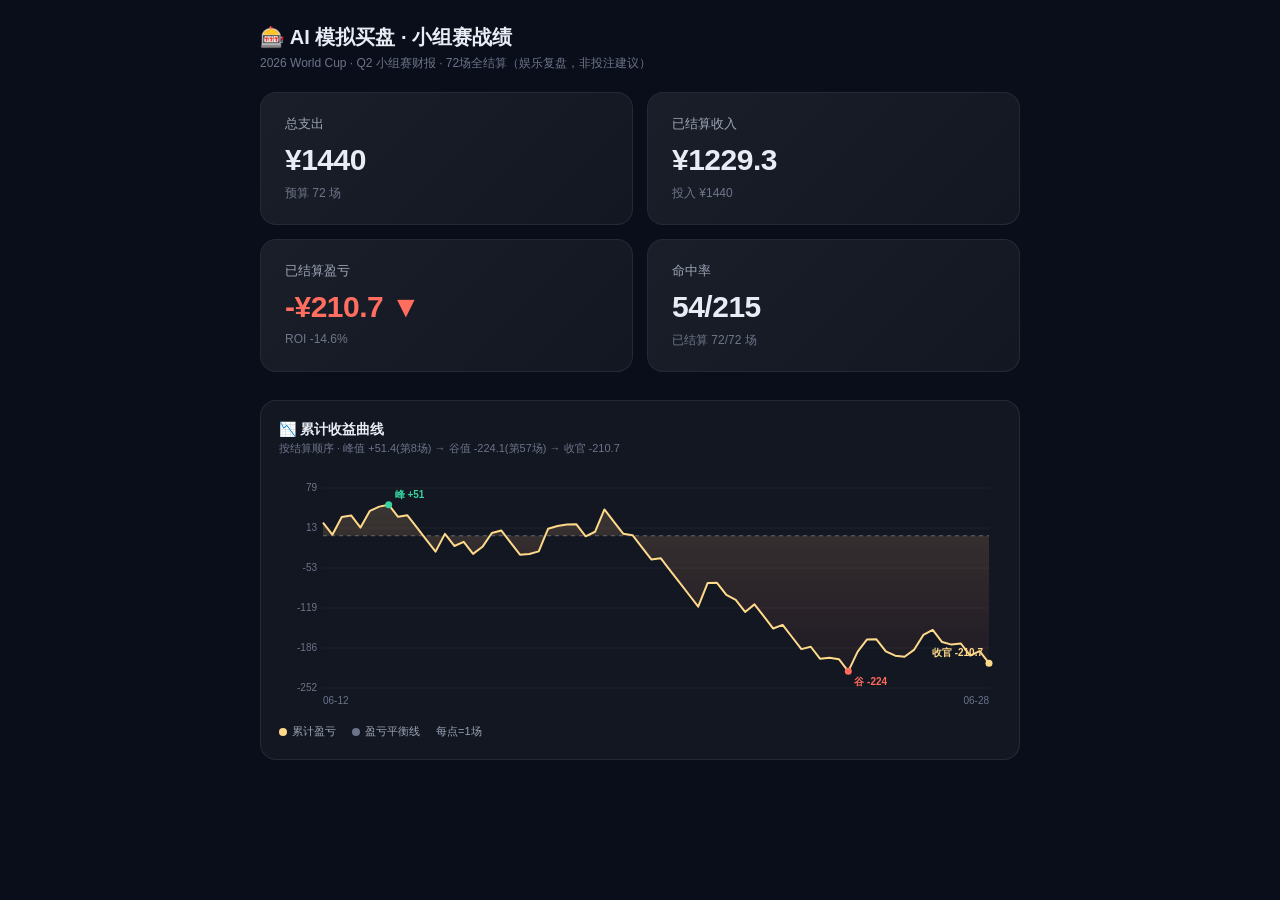
<file: tmp-groupstage-report.html>
<!DOCTYPE html>
<html lang="zh-CN">
<head>
<meta charset="UTF-8">
<meta name="viewport" content="width=device-width, initial-scale=1.0">
<title>小组赛战绩 · Q2财报</title>
<style>
:root{
  --bg:#0a0e1a; --surface:rgba(255,255,255,0.04); --surface-2:rgba(255,255,255,0.06);
  --border:rgba(255,255,255,0.08); --text:#e8ecf4; --dim:#9aa3b5; --faint:#6b7488;
  --red:#ff6b5b; --green:#38d39f; --gold:#ffd98a;
}
*{box-sizing:border-box;margin:0;padding:0}
body{font-family:'Inter',-apple-system,'PingFang SC','Microsoft YaHei',sans-serif;
  background:var(--bg);color:var(--text);min-height:100vh;padding:24px 16px 60px}
.wrap{max-width:760px;margin:0 auto}
.title{font-size:20px;font-weight:800;margin-bottom:4px}
.subtitle{font-size:12px;color:var(--faint);margin-bottom:20px}
/* 汇总卡 2x2 */
.grid{display:grid;grid-template-columns:1fr 1fr;gap:14px;margin-bottom:28px}
.card{background:var(--surface);border:1px solid var(--border);border-radius:16px;
  padding:22px 24px;position:relative;overflow:hidden}
.card::after{content:'';position:absolute;inset:0;
  background:linear-gradient(135deg,rgba(255,255,255,0.03),transparent);pointer-events:none}
.c-label{font-size:13px;color:var(--dim);margin-bottom:10px}
.c-value{font-size:30px;font-weight:800;letter-spacing:-0.5px}
.c-value.neg{color:var(--red)} .c-value.pos{color:var(--green)}
.c-sub{font-size:12px;color:var(--faint);margin-top:8px}
/* 图表区 */
.chart-box{background:var(--surface);border:1px solid var(--border);border-radius:16px;padding:20px 18px}
.chart-title{font-size:14px;font-weight:700;margin-bottom:2px}
.chart-sub{font-size:11px;color:var(--faint);margin-bottom:16px}
canvas{width:100%;height:auto;display:block}
.legend{display:flex;gap:16px;margin-top:12px;font-size:11px;color:var(--dim);flex-wrap:wrap}
.legend span{display:flex;align-items:center;gap:5px}
.dot{width:8px;height:8px;border-radius:50%}
@media(max-width:560px){.c-value{font-size:24px}.grid{gap:10px}.card{padding:16px}}
</style>
</head>
<body>
<div class="wrap">
  <div class="title">🎰 AI 模拟买盘 · 小组赛战绩</div>
  <div class="subtitle">2026 World Cup · Q2 小组赛财报 · 72场全结算（娱乐复盘，非投注建议）</div>

  <div class="grid">
    <div class="card"><div class="c-label">总支出</div><div class="c-value">¥1440</div><div class="c-sub">预算 72 场</div></div>
    <div class="card"><div class="c-label">已结算收入</div><div class="c-value">¥1229.3</div><div class="c-sub">投入 ¥1440</div></div>
    <div class="card"><div class="c-label">已结算盈亏</div><div class="c-value neg">-¥210.7 ▼</div><div class="c-sub">ROI -14.6%</div></div>
    <div class="card"><div class="c-label">命中率</div><div class="c-value">54/215</div><div class="c-sub">已结算 72/72 场</div></div>
  </div>

  <div class="chart-box">
    <div class="chart-title">📉 累计收益曲线</div>
    <div class="chart-sub">按结算顺序 · 峰值 +51.4(第8场) → 谷值 -224.1(第57场) → 收官 -210.7</div>
    <canvas id="chart"></canvas>
    <div class="legend">
      <span><i class="dot" style="background:var(--gold)"></i>累计盈亏</span>
      <span><i class="dot" style="background:var(--faint)"></i>盈亏平衡线</span>
      <span>每点=1场</span>
    </div>
  </div>
</div>
<script id="curve" type="application/json">[{"i": 1, "d": "06-12", "c": 21.68}, {"i": 2, "d": "06-12", "c": 1.68}, {"i": 3, "d": "06-13", "c": 31.08}, {"i": 4, "d": "06-13", "c": 33.52}, {"i": 5, "d": "06-14", "c": 13.52}, {"i": 6, "d": "06-14", "c": 41.17}, {"i": 7, "d": "06-14", "c": 48.17}, {"i": 8, "d": "06-14", "c": 51.38}, {"i": 9, "d": "06-15", "c": 31.38}, {"i": 10, "d": "06-15", "c": 33.7}, {"i": 11, "d": "06-15", "c": 13.7}, {"i": 12, "d": "06-15", "c": -6.3}, {"i": 13, "d": "06-16", "c": -26.3}, {"i": 14, "d": "06-16", "c": 3.1}, {"i": 15, "d": "06-16", "c": -16.9}, {"i": 16, "d": "06-16", "c": -9.99}, {"i": 17, "d": "06-17", "c": -29.99}, {"i": 18, "d": "06-17", "c": -18.31}, {"i": 19, "d": "06-17", "c": 4.53}, {"i": 20, "d": "06-17", "c": 8.71}, {"i": 21, "d": "06-18", "c": -11.29}, {"i": 22, "d": "06-18", "c": -31.29}, {"i": 23, "d": "06-18", "c": -30.06}, {"i": 24, "d": "06-18", "c": -25.82}, {"i": 25, "d": "06-19", "c": 11.64}, {"i": 26, "d": "06-19", "c": 16.17}, {"i": 27, "d": "06-19", "c": 18.61}, {"i": 28, "d": "06-19", "c": 19.07}, {"i": 29, "d": "06-20", "c": -0.93}, {"i": 30, "d": "06-20", "c": 6.57}, {"i": 31, "d": "06-20", "c": 43.42}, {"i": 32, "d": "06-20", "c": 23.42}, {"i": 33, "d": "06-21", "c": 3.42}, {"i": 34, "d": "06-21", "c": 0.92}, {"i": 35, "d": "06-21", "c": -19.08}, {"i": 36, "d": "06-21", "c": -39.08}, {"i": 37, "d": "06-22", "c": -37.12}, {"i": 38, "d": "06-22", "c": -57.12}, {"i": 39, "d": "06-22", "c": -77.12}, {"i": 40, "d": "06-22", "c": -97.12}, {"i": 41, "d": "06-23", "c": -117.12}, {"i": 42, "d": "06-23", "c": -78.17}, {"i": 43, "d": "06-23", "c": -77.87}, {"i": 44, "d": "06-23", "c": -97.87}, {"i": 45, "d": "06-24", "c": -105.92}, {"i": 46, "d": "06-24", "c": -125.92}, {"i": 47, "d": "06-24", "c": -113.42}, {"i": 48, "d": "06-24", "c": -133.42}, {"i": 49, "d": "06-25", "c": -153.42}, {"i": 50, "d": "06-25", "c": -147.38}, {"i": 51, "d": "06-25", "c": -167.38}, {"i": 52, "d": "06-25", "c": -187.38}, {"i": 53, "d": "06-25", "c": -183.5}, {"i": 54, "d": "06-25", "c": -203.5}, {"i": 55, "d": "06-26", "c": -201.54}, {"i": 56, "d": "06-26", "c": -204.14}, {"i": 57, "d": "06-26", "c": -224.14}, {"i": 58, "d": "06-26", "c": -191.48}, {"i": 59, "d": "06-26", "c": -171.33}, {"i": 60, "d": "06-26", "c": -171.29}, {"i": 61, "d": "06-27", "c": -191.29}, {"i": 62, "d": "06-27", "c": -198.29}, {"i": 63, "d": "06-27", "c": -199.99}, {"i": 64, "d": "06-27", "c": -188.74}, {"i": 65, "d": "06-27", "c": -164.04}, {"i": 66, "d": "06-27", "c": -155.72}, {"i": 67, "d": "06-28", "c": -175.72}, {"i": 68, "d": "06-28", "c": -179.97}, {"i": 69, "d": "06-28", "c": -178.13}, {"i": 70, "d": "06-28", "c": -198.13}, {"i": 71, "d": "06-28", "c": -190.7}, {"i": 72, "d": "06-28", "c": -210.7}]</script>
<script>
const data = JSON.parse(document.getElementById('curve').textContent);
const cv = document.getElementById('chart');
const ctx = cv.getContext('2d');

function draw(){
  const dpr = window.devicePixelRatio || 1;
  const W = cv.clientWidth, H = 240;
  cv.width = W*dpr; cv.height = H*dpr; cv.style.height = H+'px';
  ctx.setTransform(dpr,0,0,dpr,0,0);
  ctx.clearRect(0,0,W,H);

  const padL=44, padR=12, padT=16, padB=24;
  const plotW=W-padL-padR, plotH=H-padT-padB;
  const vals=data.map(d=>d.c);
  let mn=Math.min(...vals,0), mx=Math.max(...vals,0);
  const pad=(mx-mn)*0.1||10; mn-=pad; mx+=pad;
  const x=i=>padL+plotW*i/(data.length-1);
  const y=v=>padT+plotH*(mx-v)/(mx-mn);

  // 网格+Y轴标签
  ctx.font='10px sans-serif'; ctx.fillStyle='#6b7488'; ctx.textAlign='right';
  const steps=5;
  for(let s=0;s<=steps;s++){
    const v=mn+(mx-mn)*s/steps, yy=y(v);
    ctx.strokeStyle='rgba(255,255,255,0.05)'; ctx.beginPath();
    ctx.moveTo(padL,yy); ctx.lineTo(W-padR,yy); ctx.stroke();
    ctx.fillText(Math.round(v),padL-6,yy+3);
  }
  // 零线(盈亏平衡)
  const zy=y(0);
  ctx.strokeStyle='rgba(154,163,181,0.5)'; ctx.setLineDash([4,4]); ctx.lineWidth=1;
  ctx.beginPath(); ctx.moveTo(padL,zy); ctx.lineTo(W-padR,zy); ctx.stroke(); ctx.setLineDash([]);

  // 面积填充(分正负色)
  const grad=ctx.createLinearGradient(0,padT,0,padT+plotH);
  grad.addColorStop(0,'rgba(255,217,138,0.18)'); grad.addColorStop(1,'rgba(255,107,91,0.04)');
  ctx.beginPath(); ctx.moveTo(x(0),y(data[0].c));
  data.forEach((d,i)=>ctx.lineTo(x(i),y(d.c)));
  ctx.lineTo(x(data.length-1),zy); ctx.lineTo(x(0),zy); ctx.closePath();
  ctx.fillStyle=grad; ctx.fill();

  // 主曲线
  ctx.beginPath(); ctx.moveTo(x(0),y(data[0].c));
  data.forEach((d,i)=>ctx.lineTo(x(i),y(d.c)));
  ctx.strokeStyle='#ffd98a'; ctx.lineWidth=2; ctx.lineJoin='round'; ctx.stroke();

  // 标注峰值/谷值/终点
  const peak=data.reduce((a,b)=>b.c>a.c?b:a), trough=data.reduce((a,b)=>b.c<a.c?b:a), end=data[data.length-1];
  function mark(d,color,txt,above){
    const i=data.indexOf(d), px=x(i), py=y(d.c);
    ctx.beginPath(); ctx.arc(px,py,3.5,0,7); ctx.fillStyle=color; ctx.fill();
    ctx.fillStyle=color; ctx.font='bold 10px sans-serif';
    ctx.textAlign = px>W-60?'right':'left';
    ctx.fillText(txt, px+(px>W-60?-6:6), py+(above?-7:14));
  }
  mark(peak,'#38d39f','峰 +'+peak.c.toFixed(0),true);
  mark(trough,'#ff6b5b','谷 '+trough.c.toFixed(0),false);
  mark(end,'#ffd98a','收官 '+end.c.toFixed(1),true);

  // X轴起止日期
  ctx.fillStyle='#6b7488'; ctx.font='10px sans-serif';
  ctx.textAlign='left'; ctx.fillText(data[0].d,padL,H-8);
  ctx.textAlign='right'; ctx.fillText(data[data.length-1].d,W-padR,H-8);
}
draw();
window.addEventListener('resize',draw);
</script>
</body>
</html>
</file>
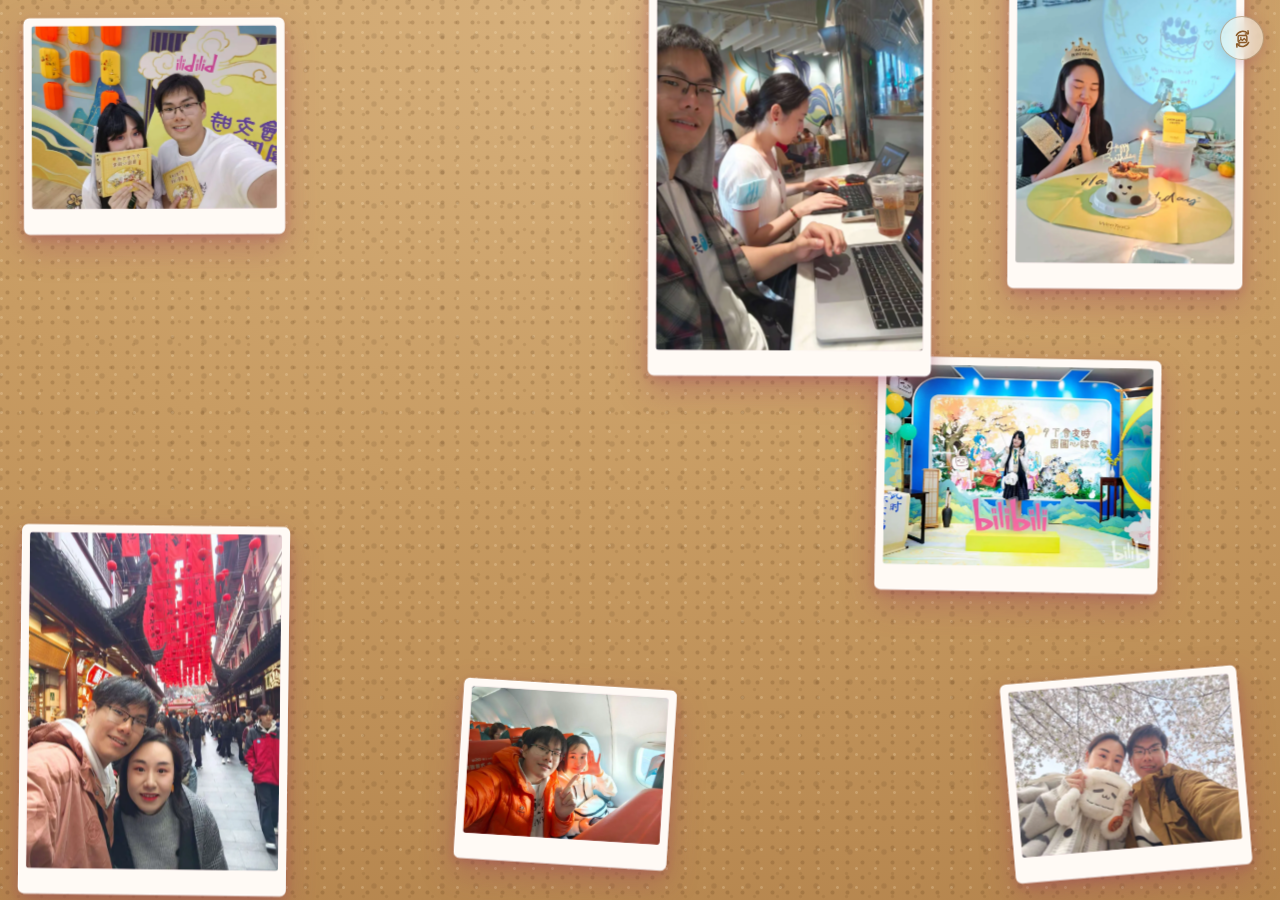
<file: wall.html>
<!DOCTYPE html>
<html lang="zh-CN">
<head>
  <meta charset="UTF-8">
  <meta name="viewport" content="width=device-width, initial-scale=1.0, viewport-fit=cover">
  <meta name="theme-color" content="#c89c63">
  <title>我们的照片墙</title>
  <link rel="preconnect" href="https://fonts.googleapis.com">
  <link rel="preconnect" href="https://fonts.gstatic.com" crossorigin>
  <link href="https://fonts.googleapis.com/css2?family=Cormorant+Garamond:wght@500;600&family=Ma+Shan+Zheng&display=swap" rel="stylesheet">
  <link rel="stylesheet" href="assets/anniversary/style.css">
  <link rel="stylesheet" href="assets/anniversary/wall.css">
</head>
<body class="wall-page">
  <!-- 飘落花瓣背景 -->
  <div class="petals" id="petals"></div>

  <!-- 全屏照片墙：拍立得由 JS 注入，自动轮转 -->
  <section class="wall" id="wall" aria-label="我们的照片墙"></section>

  <!-- 放大查看层 -->
  <div class="viewer" id="viewer" hidden>
    <img class="viewer-img" id="viewerImg" alt="">
    <span class="viewer-close" id="viewerClose" aria-label="关闭">✕</span>
  </div>

  <!-- 隐藏控制条：有交互时浮现，空闲淡出。相框模式默认看不见 -->
  <div class="controls controls--auto" id="controls">
    <button class="ctrl-btn" id="slideToggle" type="button" aria-label="暂停/继续照片轮播">
      <svg class="ctrl-photo" viewBox="0 0 24 24" width="21" height="21" aria-hidden="true">
        <rect x="7" y="8.5" width="10" height="8" rx="1.6" fill="none" stroke="currentColor" stroke-width="1.7"/>
        <circle cx="10" cy="11.3" r="1" fill="currentColor"/>
        <path d="M8 15l2.3-2.3 1.5 1.5L14 12l2 2.2" fill="none" stroke="currentColor" stroke-width="1.5" stroke-linecap="round" stroke-linejoin="round"/>
        <g class="ctrl-refresh">
          <path d="M5 8.5a8 8 0 0 1 13-2.2" fill="none" stroke="currentColor" stroke-width="1.7" stroke-linecap="round"/>
          <path d="M18.3 3.2l.4 3.4-3.4.2" fill="none" stroke="currentColor" stroke-width="1.7" stroke-linecap="round" stroke-linejoin="round"/>
          <path d="M19 16.5a8 8 0 0 1-13 2.2" fill="none" stroke="currentColor" stroke-width="1.7" stroke-linecap="round"/>
          <path d="M5.7 21.8l-.4-3.4 3.4-.2" fill="none" stroke="currentColor" stroke-width="1.7" stroke-linecap="round" stroke-linejoin="round"/>
        </g>
      </svg>
    </button>
  </div>

  <script src="assets/anniversary/wall.js"></script>
</body>
</html>
</file>
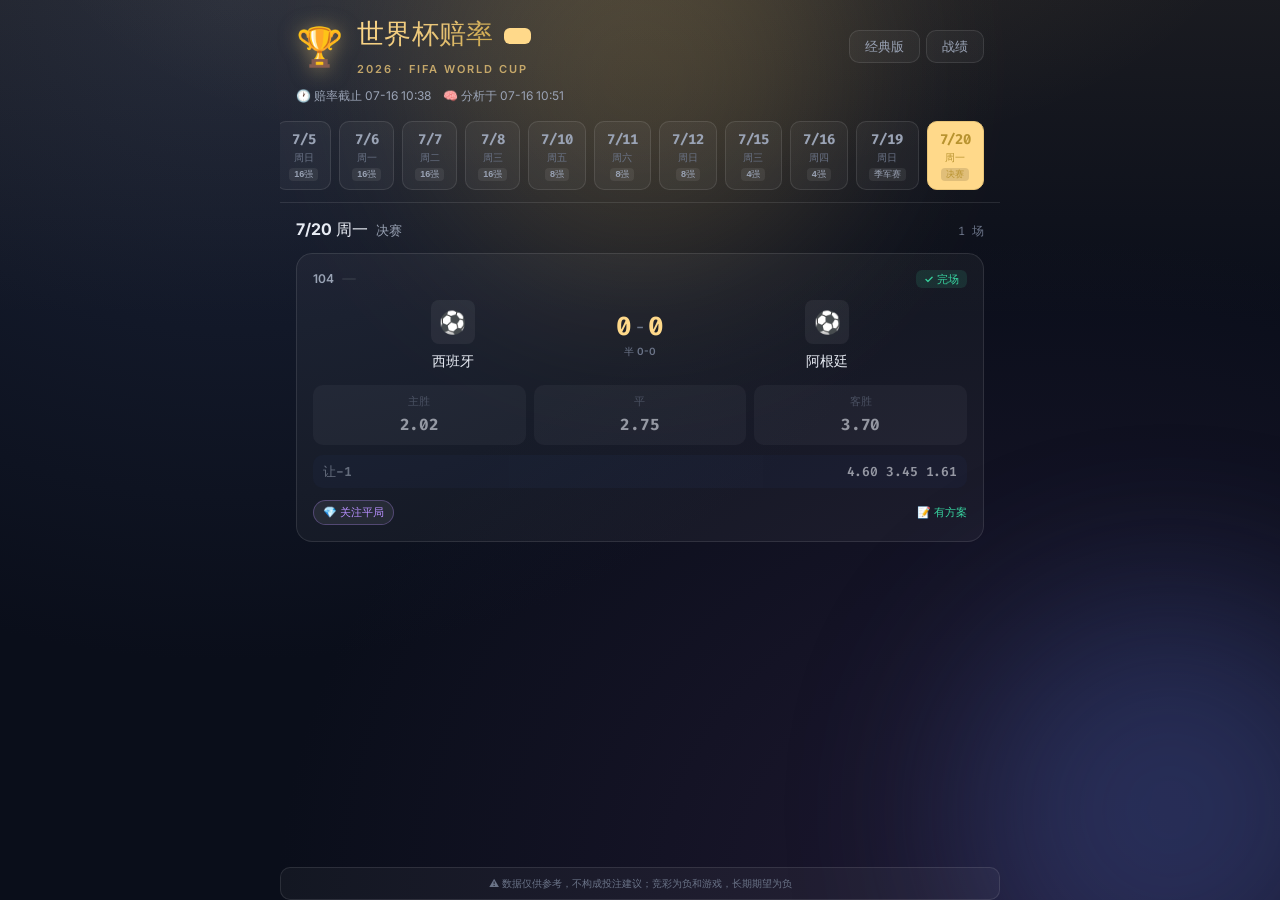
<file: worldcup-v2.html>
<!DOCTYPE html>
<html lang="zh-CN">
<head>
  <meta charset="UTF-8">
  <meta name="viewport" content="width=device-width, initial-scale=1.0, viewport-fit=cover">
  <title>世界杯赔率 V2 · 2026 FIFA World Cup</title>
  <link rel="preconnect" href="https://fonts.googleapis.com">
  <link rel="preconnect" href="https://fonts.gstatic.com" crossorigin>
  <!-- Inter：拉丁文案；Fira Code：赔率/比分等数字等宽对齐（仅 V2 引入，经典版不受影响） -->
  <link href="https://fonts.googleapis.com/css2?family=Inter:wght@400;500;600;700;800&family=Fira+Code:wght@400;500;600;700&display=swap" rel="stylesheet">
  <link rel="stylesheet" href="assets/worldcup/css/worldcup.css">
  <link rel="stylesheet" href="assets/worldcup/css/v2.css">
</head>
<body class="v2">
  <!-- 动态背景（复用现有） -->
  <div class="bg-gradient"></div>
  <div class="bg-orb bg-orb-1"></div>
  <div class="bg-orb bg-orb-2"></div>
  <div class="bg-shine"></div>

  <div class="v2-app">
    <!-- 顶栏 -->
    <header class="v2-header">
      <div class="logo">
        <span class="logo-icon">🏆</span>
        <div class="logo-text">
          <h1 class="logo-title">世界杯赔率 <span class="v2-badge">V2</span></h1>
          <span class="logo-sub">2026 · FIFA WORLD CUP</span>
        </div>
      </div>
      <nav class="page-nav">
        <a href="worldcup.html" class="nav-link">经典版</a>
        <a href="simbet.html" class="nav-link">战绩</a>
      </nav>
    </header>
    <div class="v2-meta" id="headerMeta"></div>

    <!-- Tab 日期条 -->
    <nav class="v2-tabs" id="v2Tabs"></nav>

    <!-- ViewPager：每页一天 -->
    <main class="v2-pager" id="v2Pager"></main>

    <!-- 错误态 -->
    <div class="error-state" id="errorState" hidden>
      <span class="error-icon">😵</span>
      <p class="error-text">数据加载失败</p>
      <p class="error-hint" id="errorHint"></p>
    </div>

    <footer class="disclaimer v2-disclaimer" id="disclaimer"></footer>
  </div>

  <!-- 详情：复用经典版滑出面板（H5 全屏形态） -->
  <div class="detail-overlay" id="detailOverlay" hidden></div>
  <aside class="detail-panel" id="detailPanel" hidden aria-hidden="true">
    <div class="detail-inner" id="detailInner"></div>
  </aside>

  <!-- 复用经典版数据/渲染/配色逻辑 -->
  <script src="assets/worldcup/js/data.js"></script>
  <script src="assets/worldcup/js/render.js"></script>
  <script src="assets/worldcup/js/calendar.js"></script>
  <!-- V2 专属交互 -->
  <script src="assets/worldcup/js/v2.js"></script>
</body>
</html>
</file>
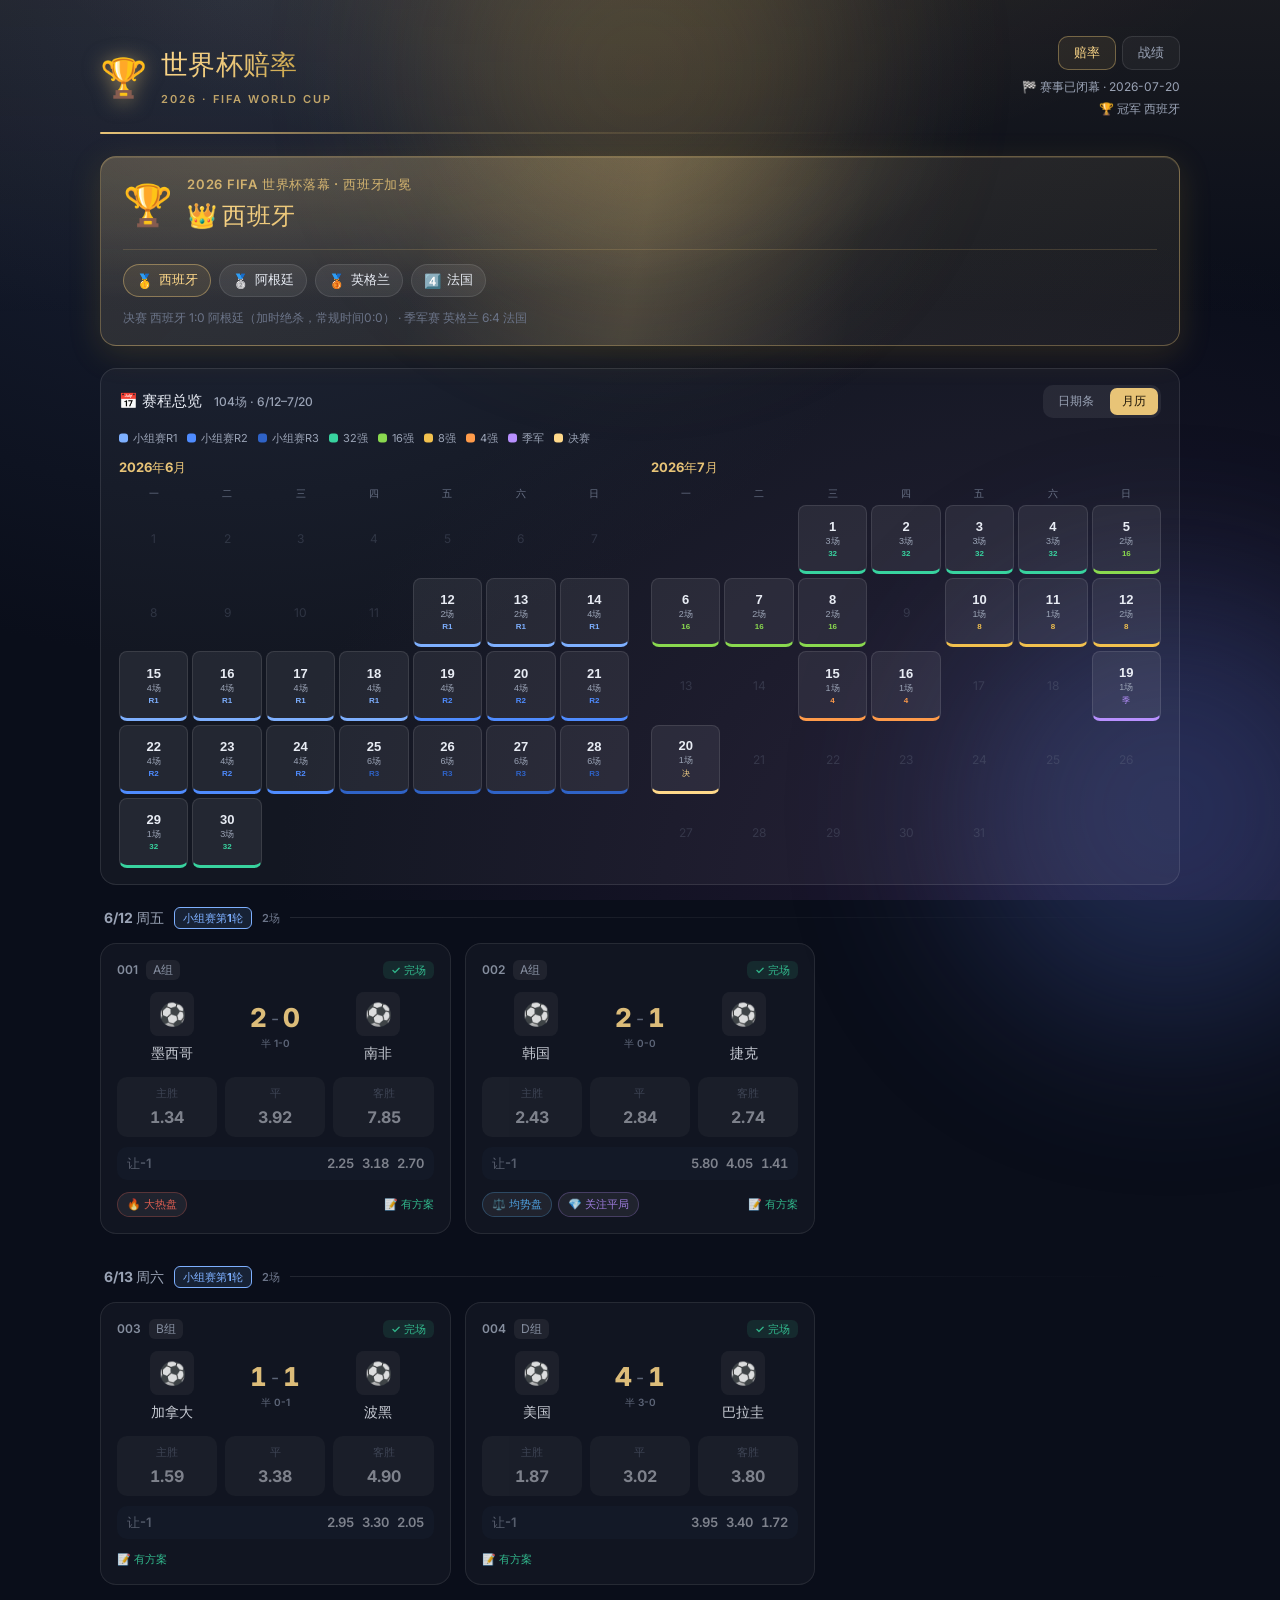
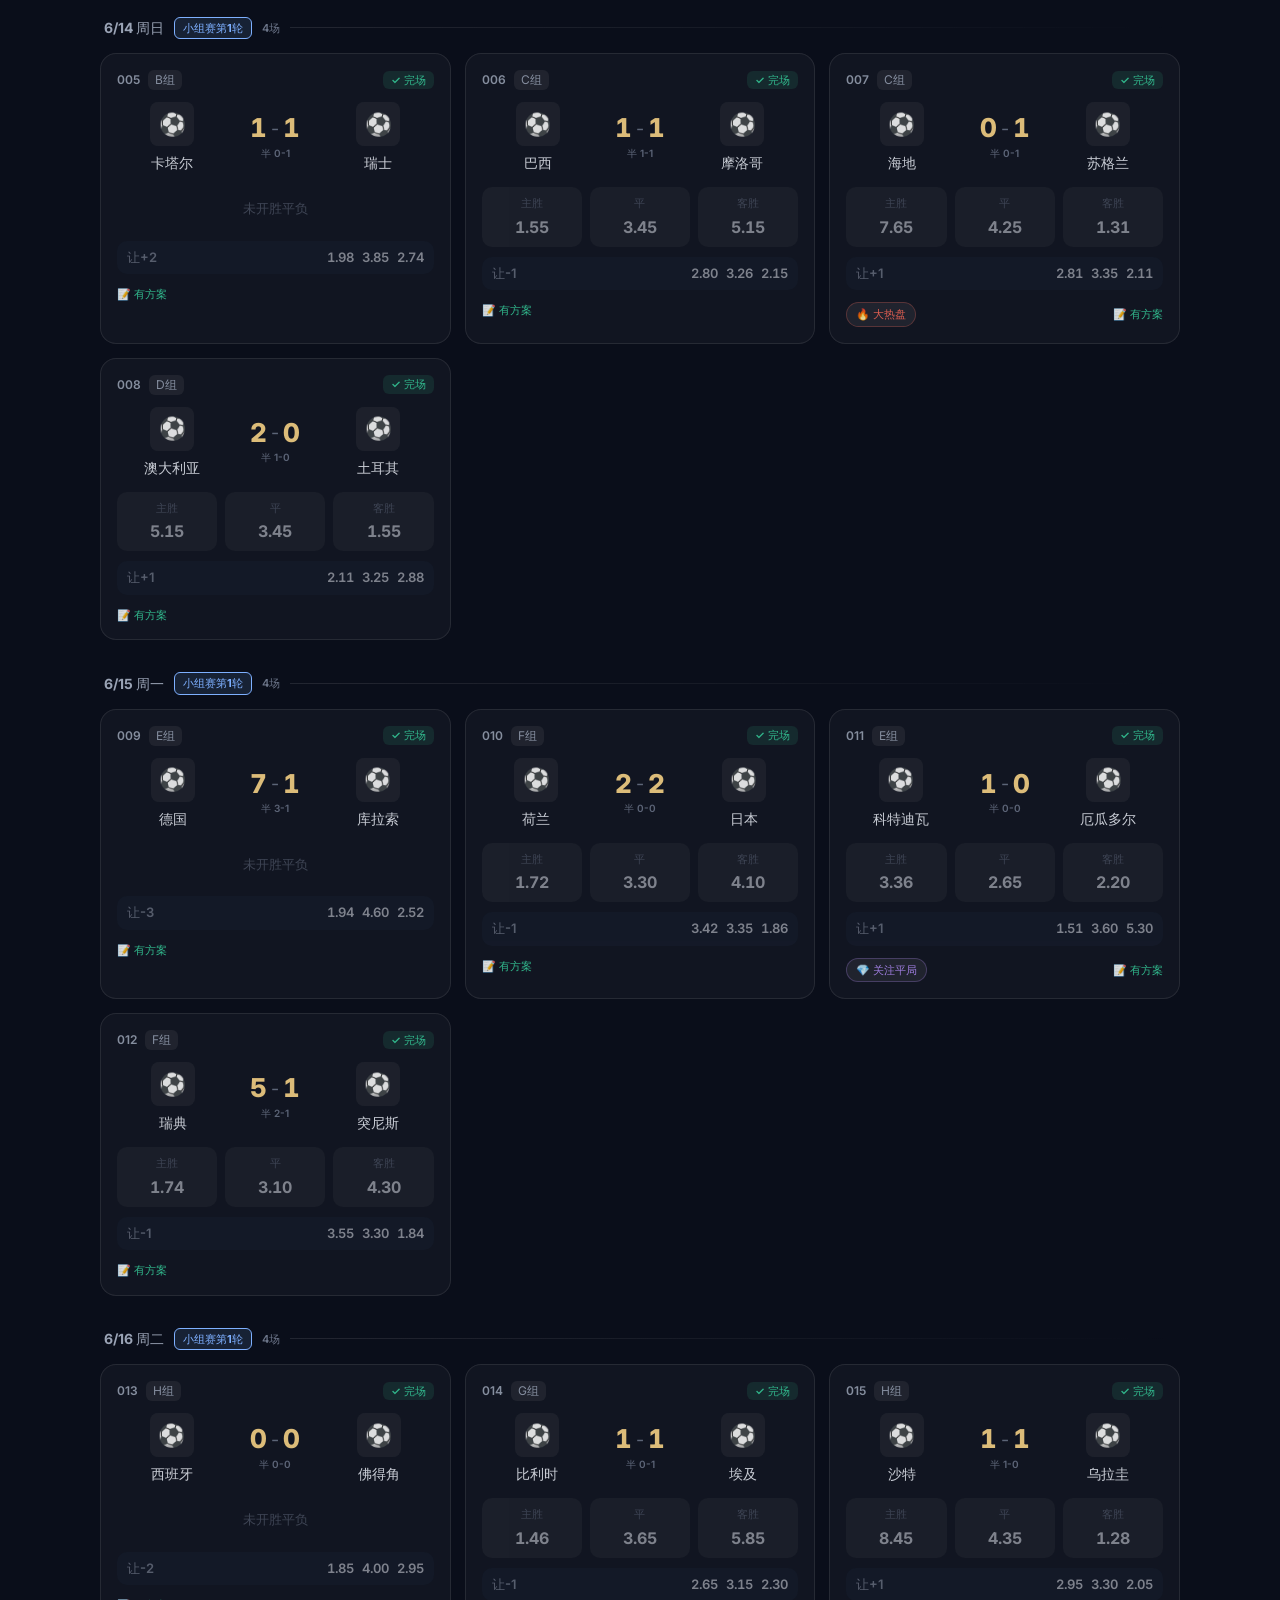
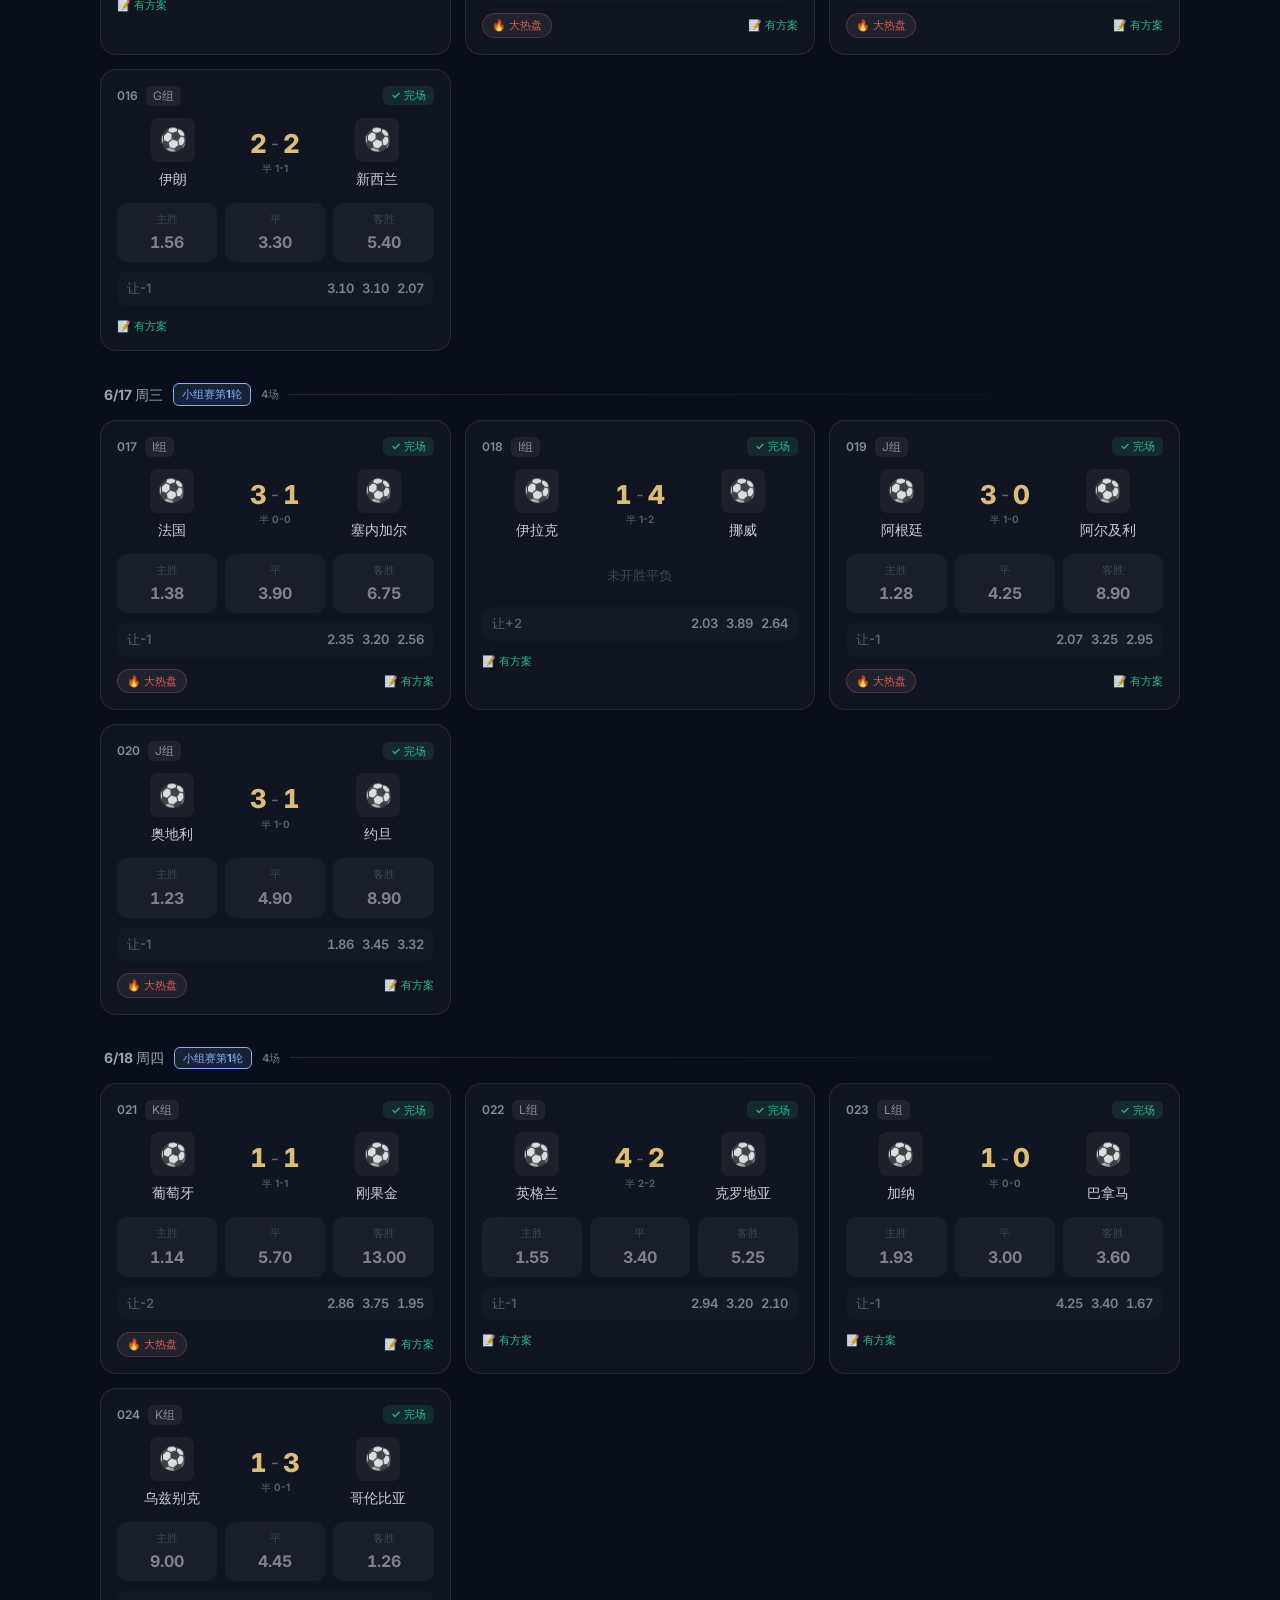
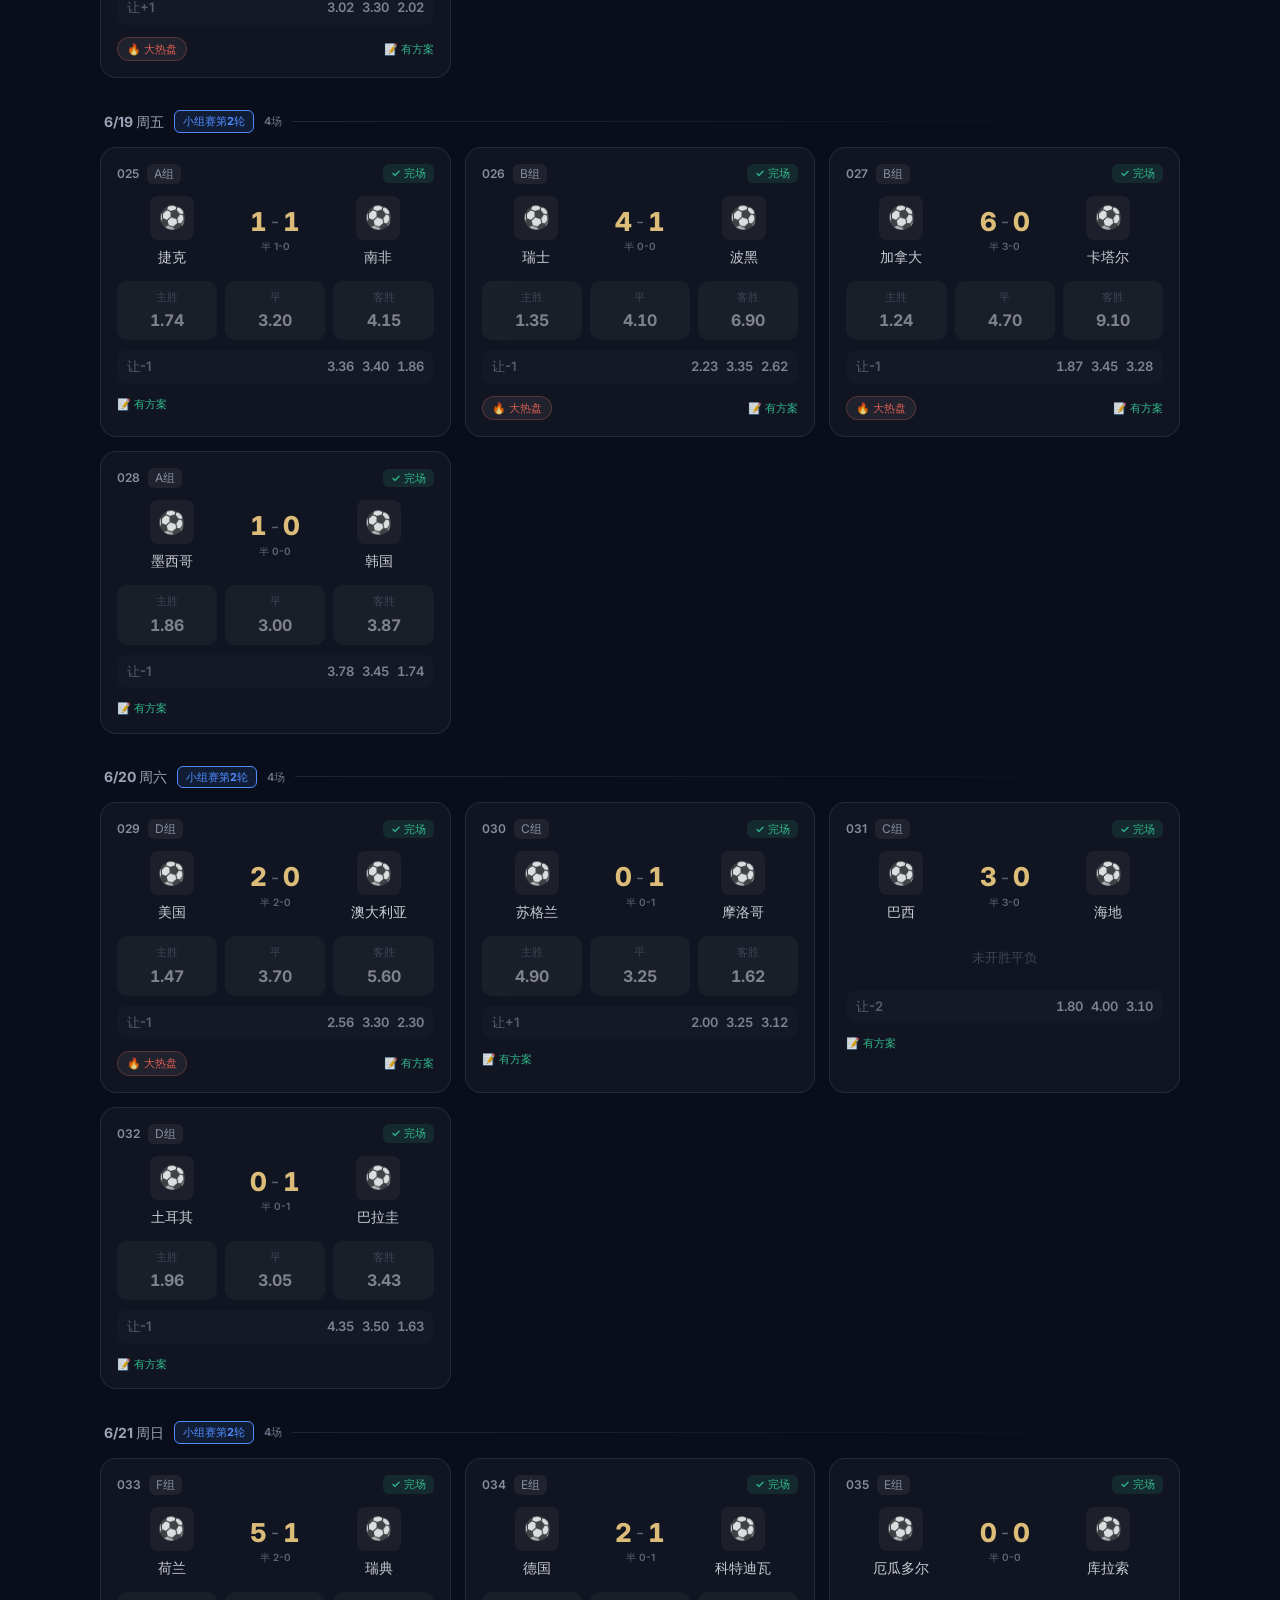
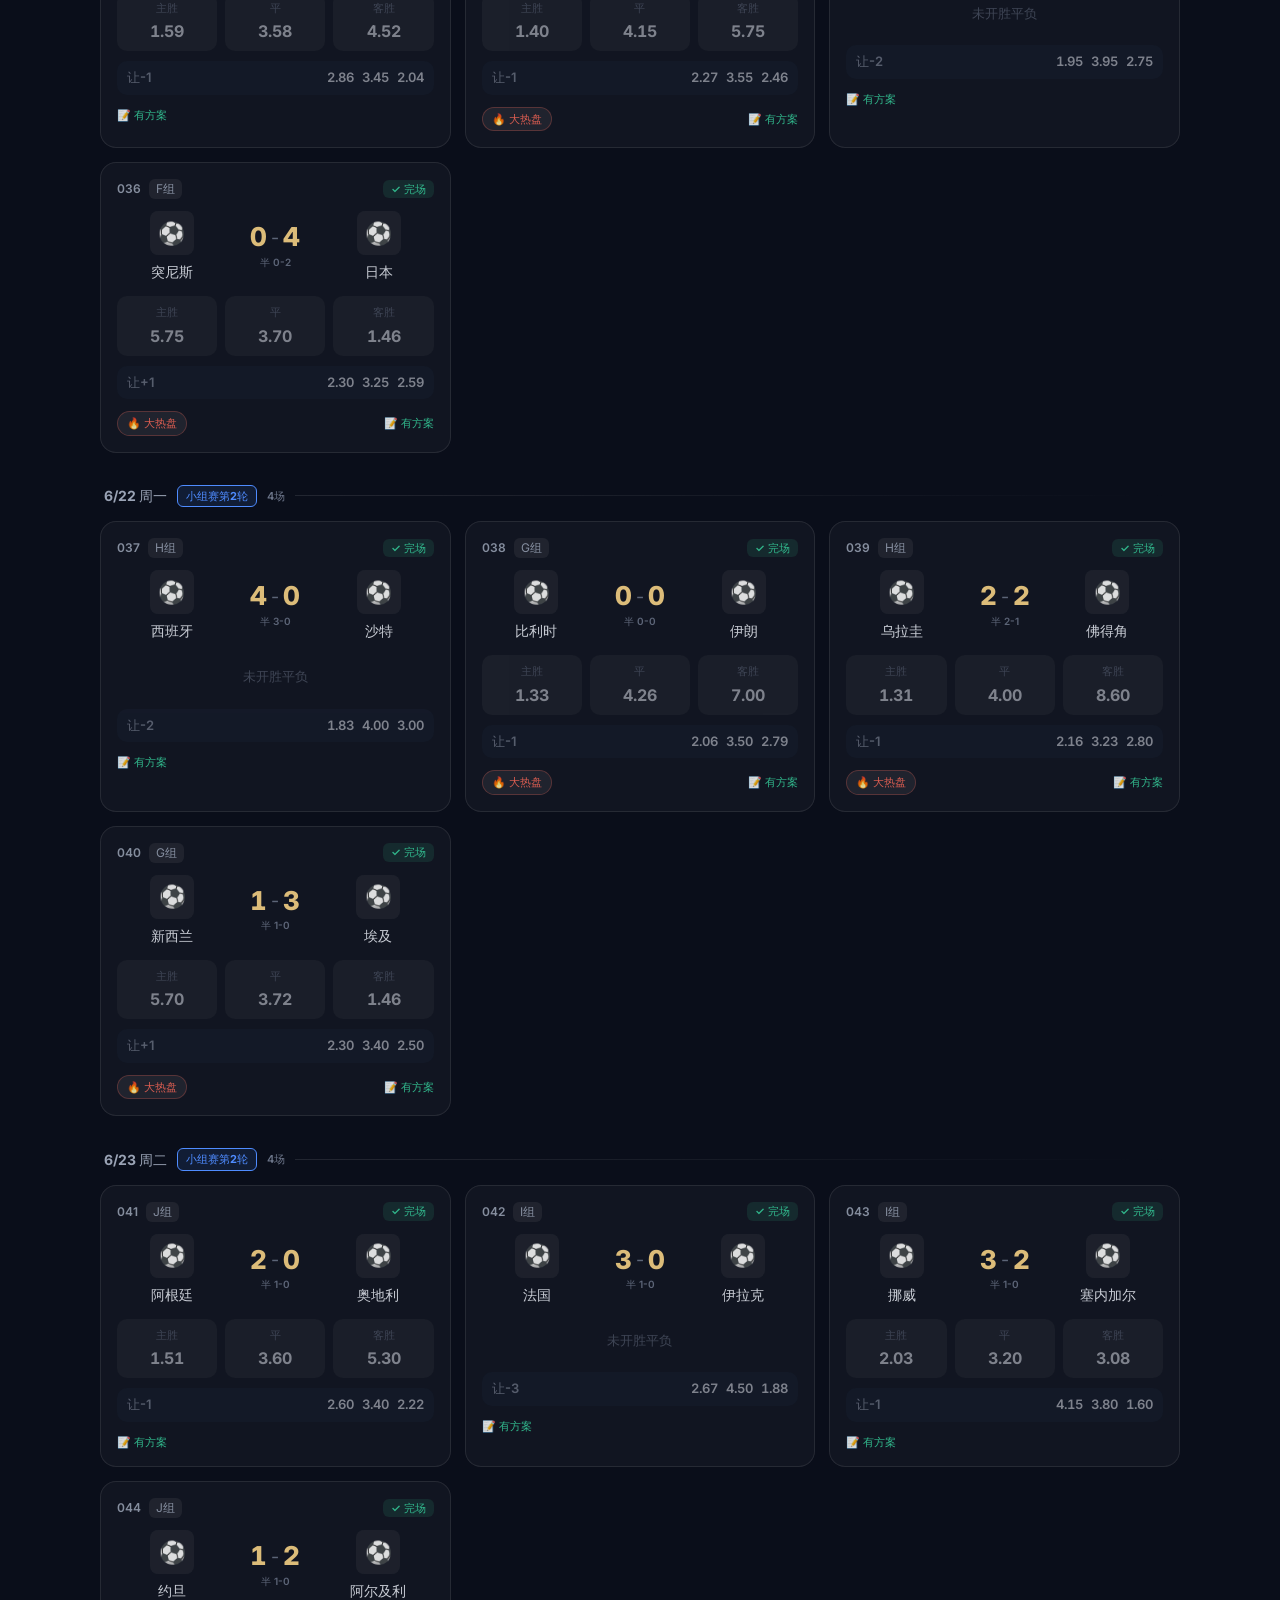
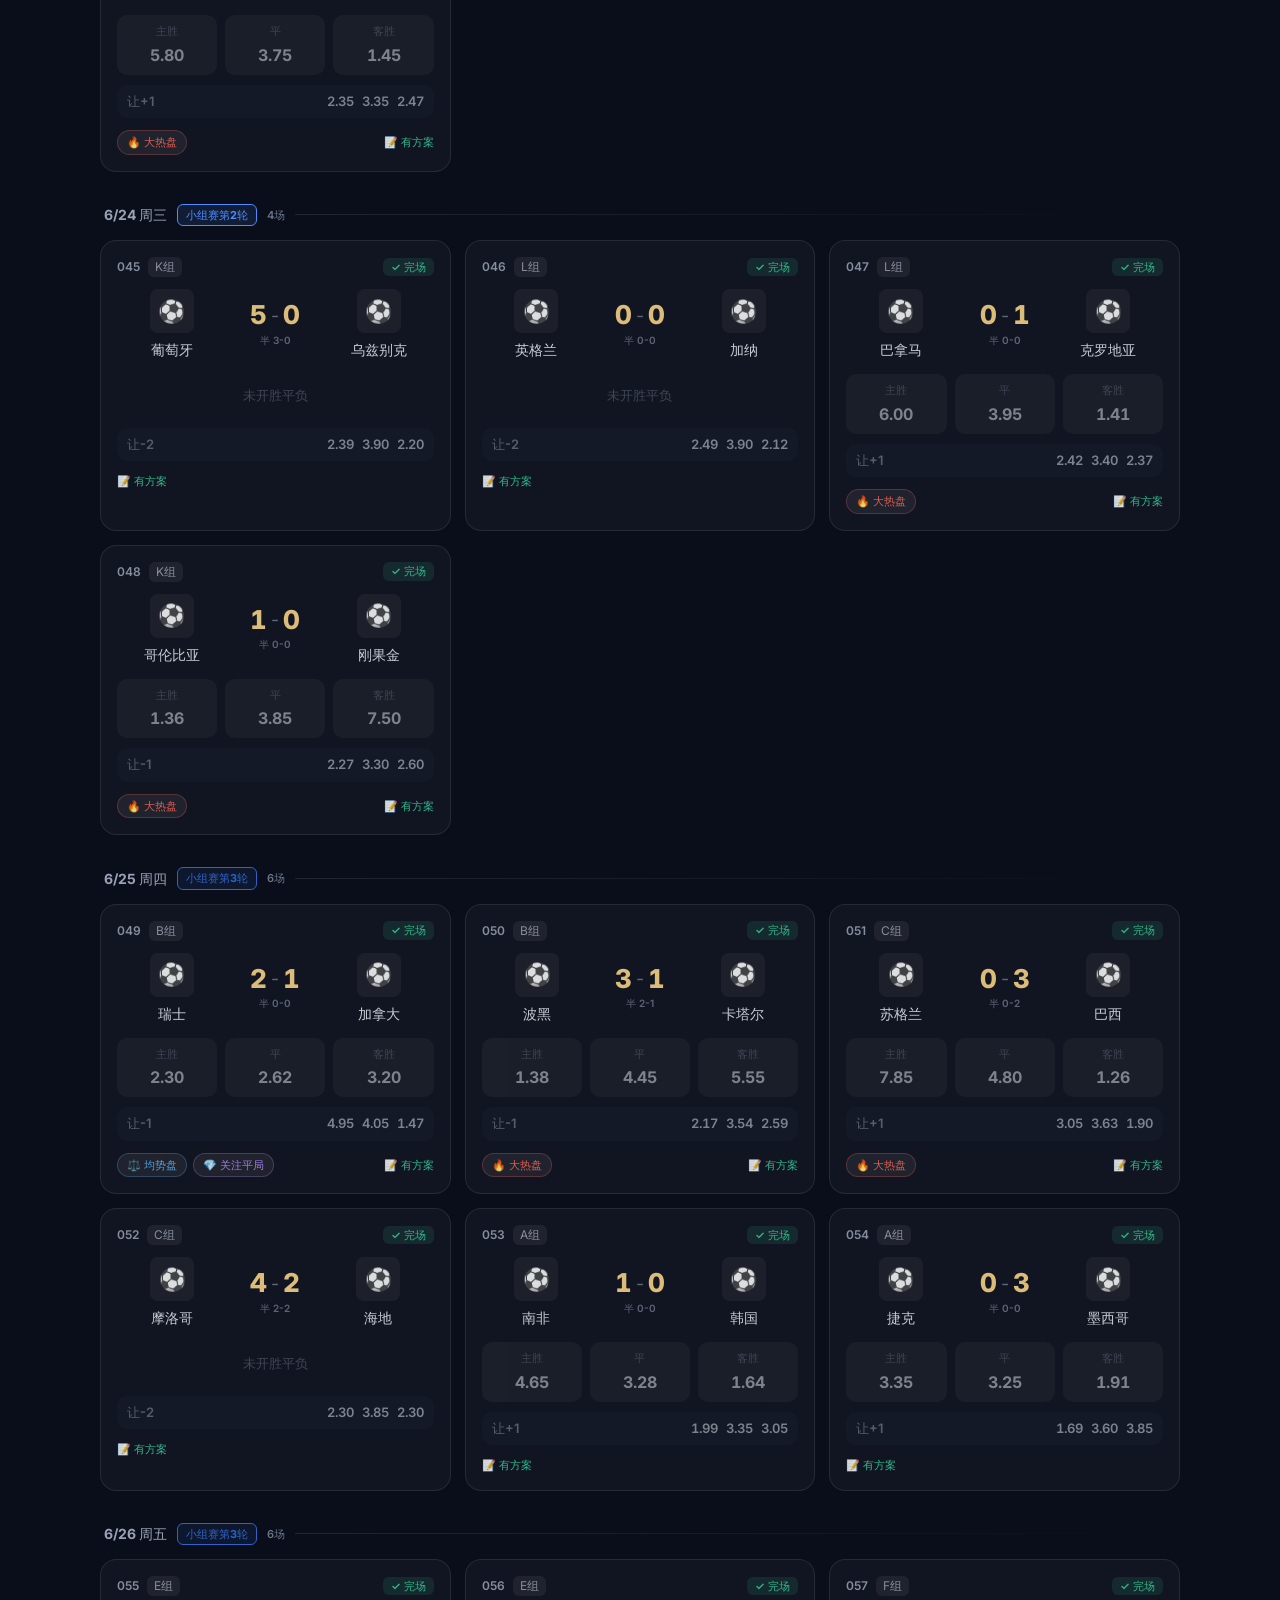
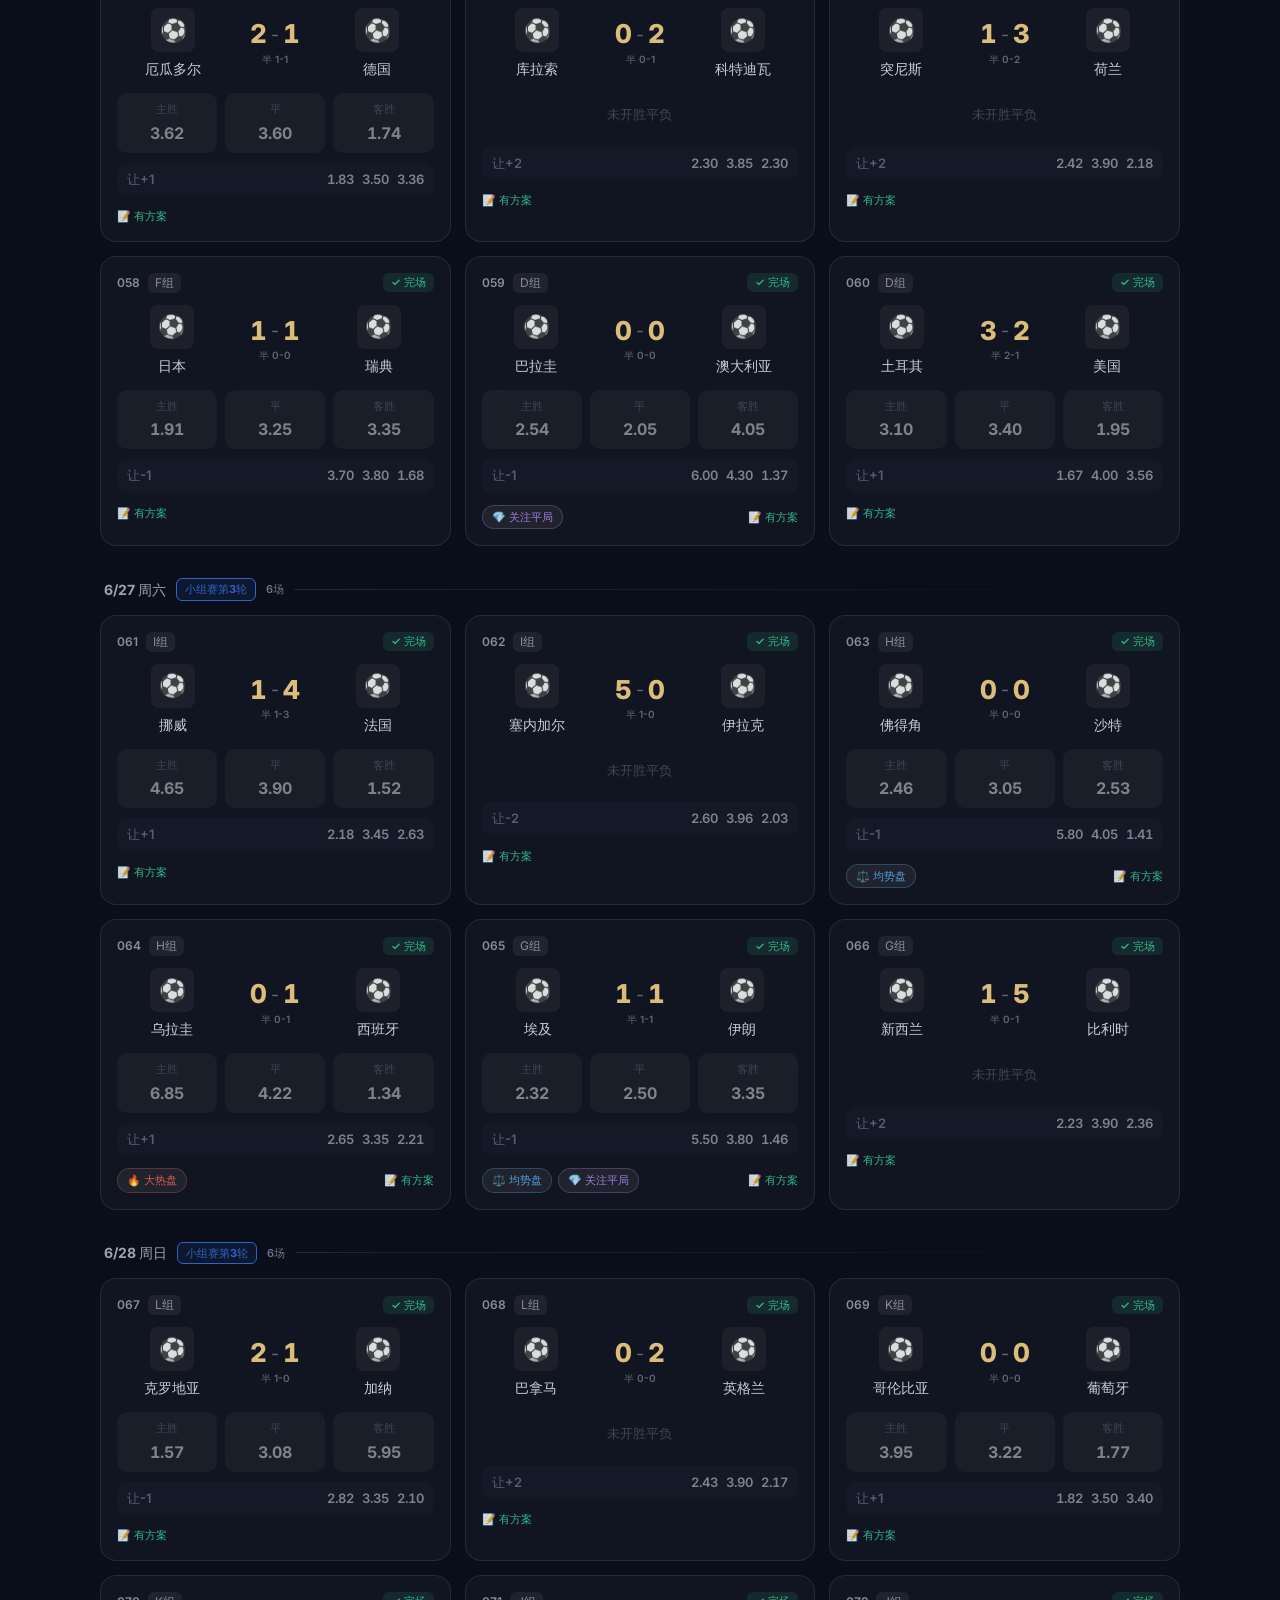
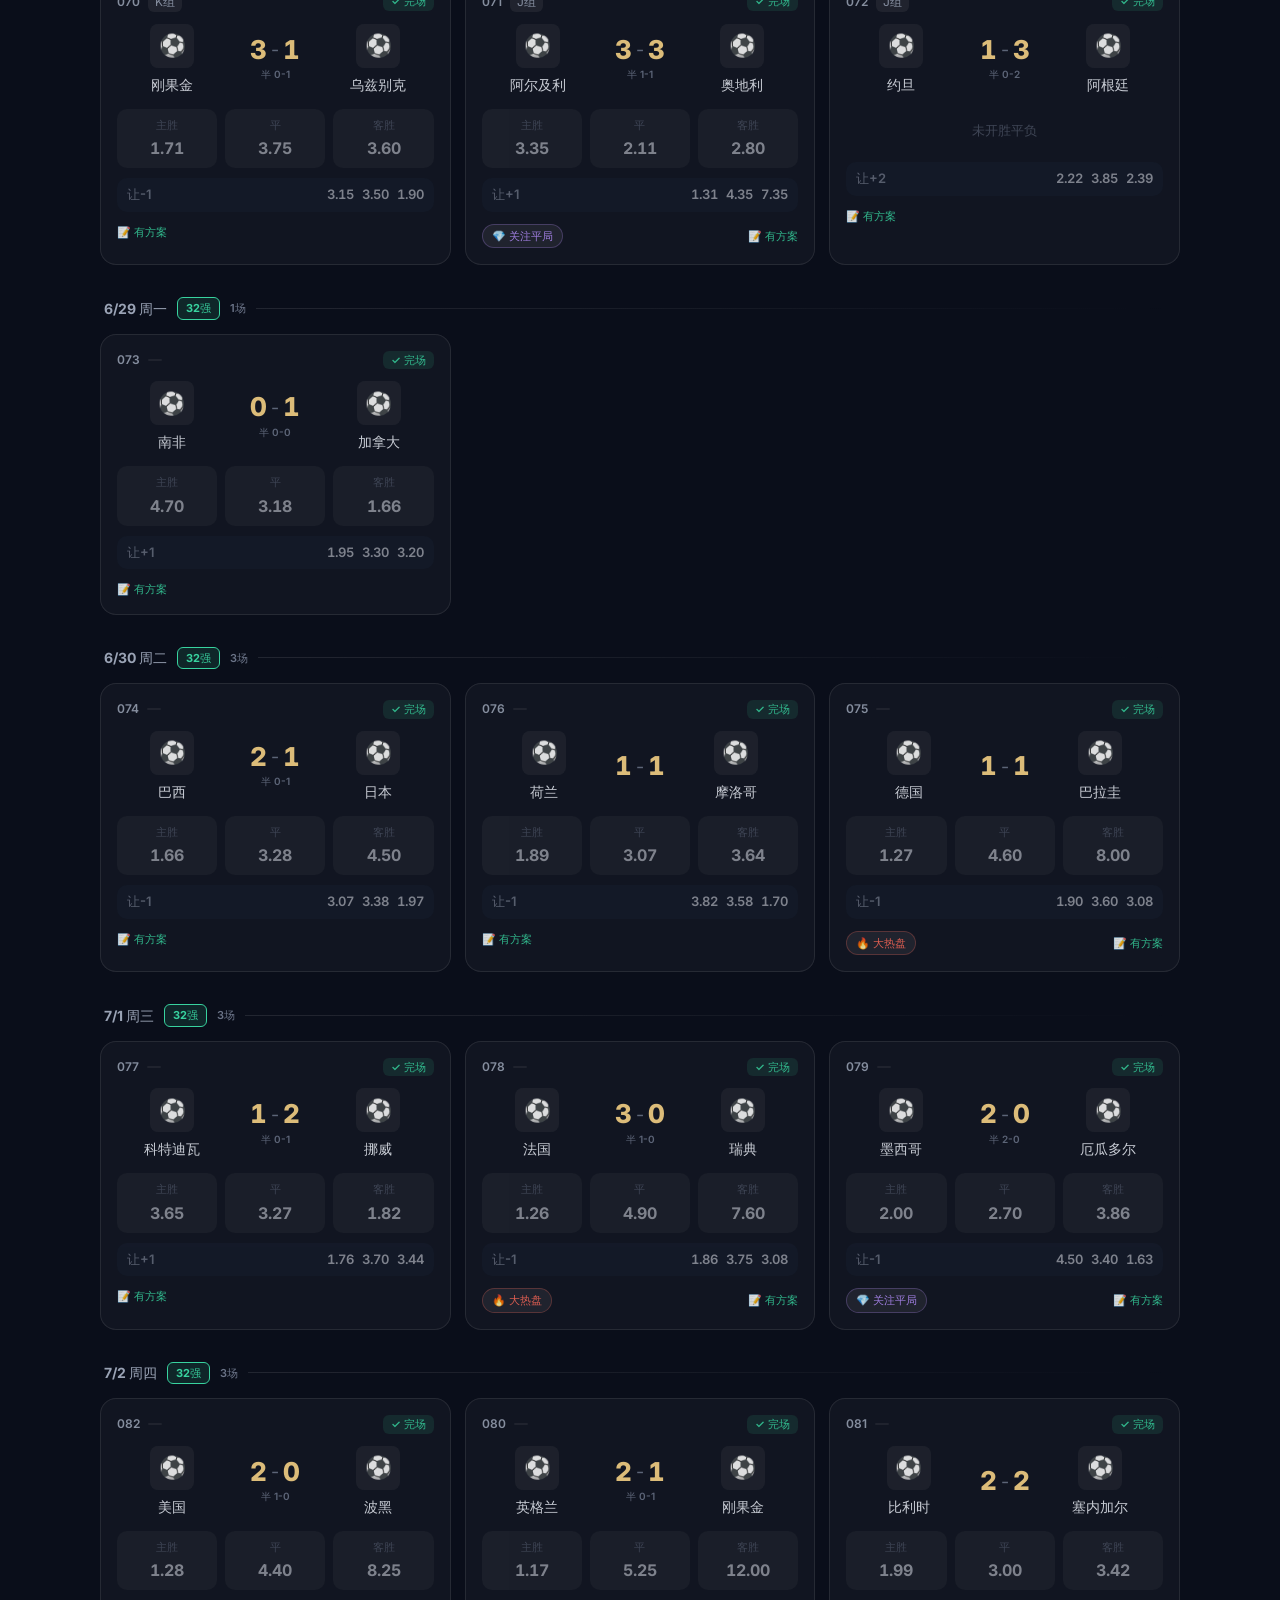
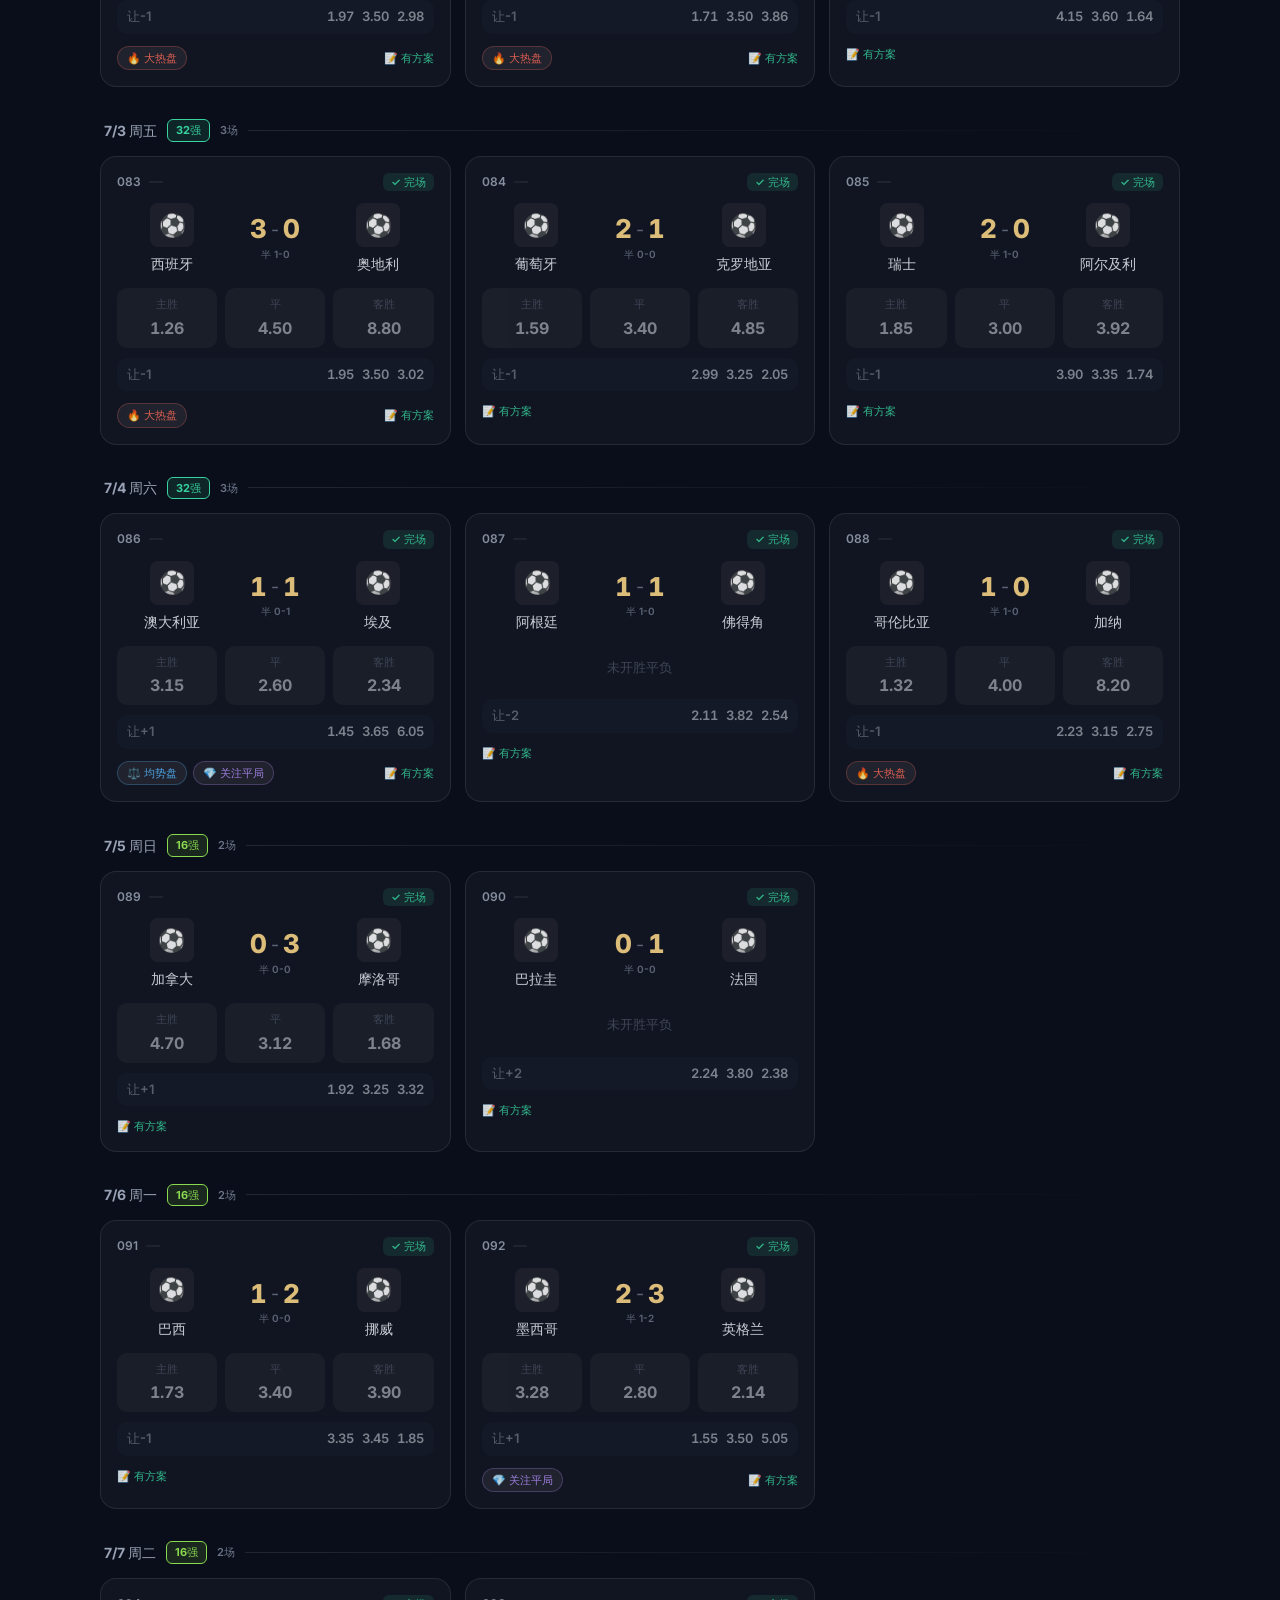
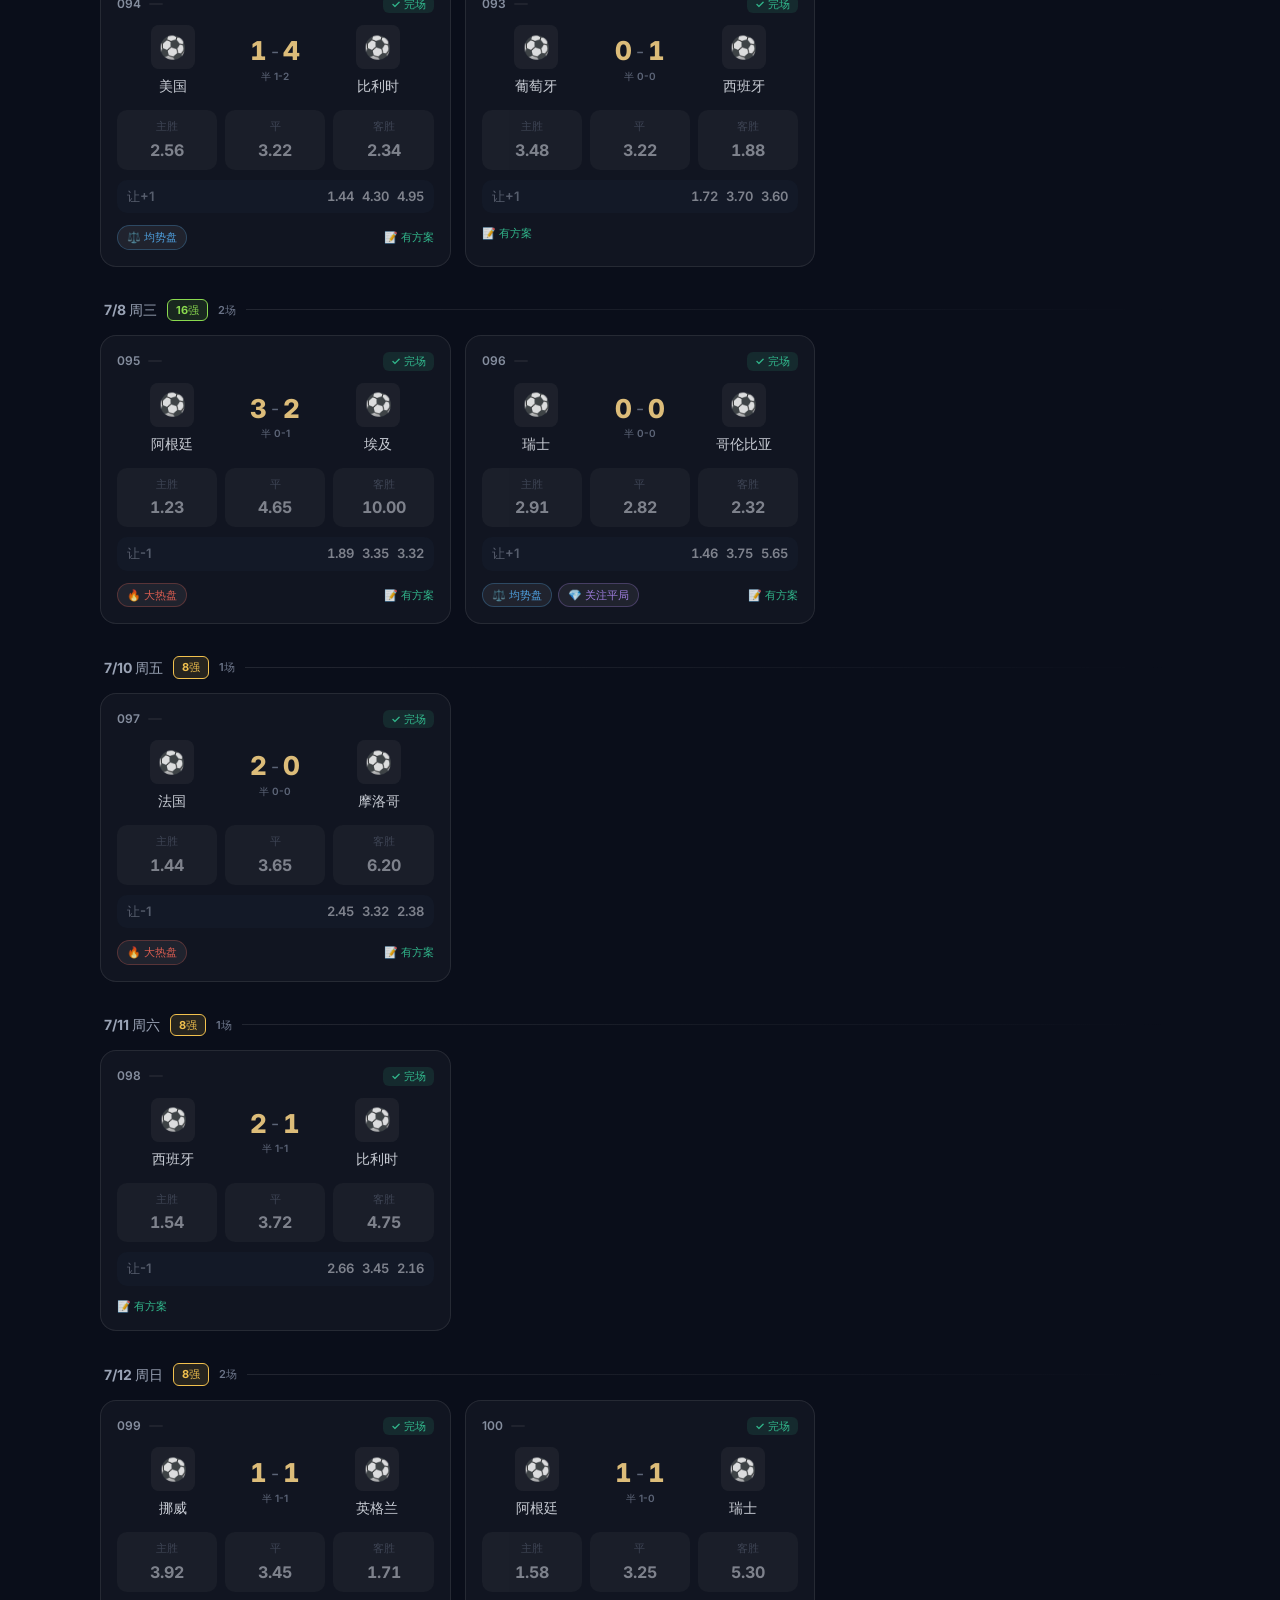
<file: worldcup.html>
<!DOCTYPE html>
<html lang="zh-CN">
<head>
  <meta charset="UTF-8">
  <meta name="viewport" content="width=device-width, initial-scale=1.0">
  <title>世界杯赔率 · 2026 FIFA World Cup</title>
  <link rel="preconnect" href="https://fonts.googleapis.com">
  <link rel="preconnect" href="https://fonts.gstatic.com" crossorigin>
  <link href="https://fonts.googleapis.com/css2?family=Inter:wght@400;500;600;700;800&display=swap" rel="stylesheet">
  <link rel="stylesheet" href="assets/worldcup/css/worldcup.css">
  <link rel="stylesheet" href="assets/worldcup/css/backtotop.css">
</head>
<body>
  <!-- 动态背景：深色 + 金色冠军氛围 -->
  <div class="bg-gradient"></div>
  <div class="bg-orb bg-orb-1"></div>
  <div class="bg-orb bg-orb-2"></div>
  <div class="bg-shine"></div>

  <div class="container">
    <!-- Header -->
    <header class="header">
      <div class="logo">
        <span class="logo-icon">🏆</span>
        <div class="logo-text">
          <h1 class="logo-title">世界杯赔率</h1>
          <span class="logo-sub">2026 · FIFA WORLD CUP</span>
        </div>
      </div>
      <div class="header-right">
        <nav class="page-nav">
          <a href="worldcup.html" class="nav-link active">赔率</a>
          <a href="simbet.html" class="nav-link">战绩</a>
        </nav>
        <div class="header-meta" id="headerMeta"></div>
      </div>
    </header>

    <!-- 标题装饰金线 -->
    <div class="title-rule"></div>

    <!-- 冠军收官条（赛事已闭幕时由 JS 填充显示）-->
    <section class="champion-banner" id="champBanner" hidden></section>

    <!-- 赛程总览日历（读 schedule，点击某天滚动到列表）-->
    <section class="calendar" id="calendar"></section>

    <!-- 主内容：按日期分组 + 卡片 -->
    <main class="match-list" id="matchList">
      <!-- 骨架屏 -->
      <div class="skeleton-wrap" id="skeleton"></div>
      <!-- 卡片由 JS 渲染 -->
      <div class="groups" id="groups"></div>
      <!-- 错误态 -->
      <div class="error-state" id="errorState" hidden>
        <span class="error-icon">😵</span>
        <p class="error-text">数据加载失败</p>
        <p class="error-hint" id="errorHint"></p>
      </div>
    </main>

    <!-- 全局免责声明 -->
    <footer class="disclaimer" id="disclaimer"></footer>
  </div>

  <!-- 详情：Web 滑出面板 / H5 全屏页（同一 DOM，CSS 切换形态）-->
  <div class="detail-overlay" id="detailOverlay" hidden></div>
  <aside class="detail-panel" id="detailPanel" hidden aria-hidden="true">
    <div class="detail-inner" id="detailInner"></div>
  </aside>

  <script src="assets/worldcup/js/data.js"></script>
  <script src="assets/worldcup/js/render.js"></script>
  <script src="assets/worldcup/js/calendar.js"></script>
  <script src="assets/worldcup/js/app.js"></script>
  <script src="assets/worldcup/js/backtotop.js"></script>
</body>
</html>
</file>
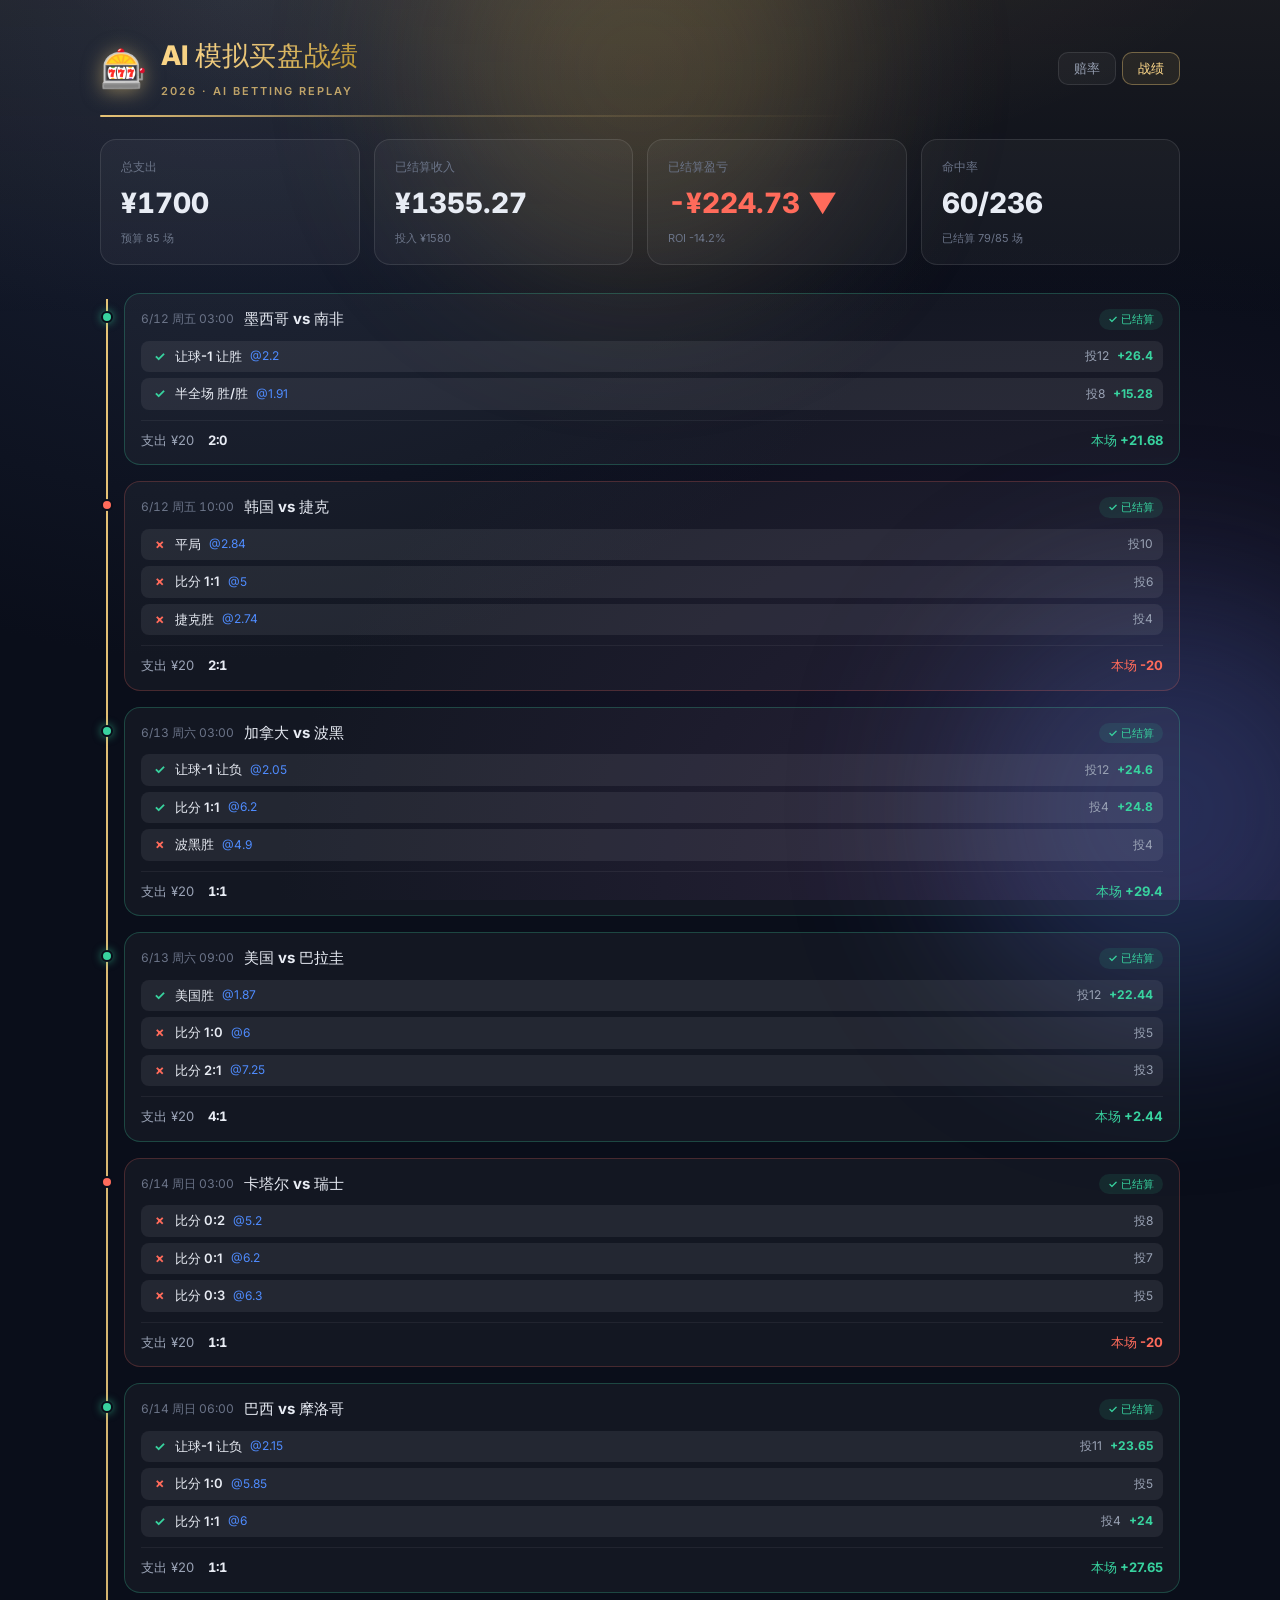
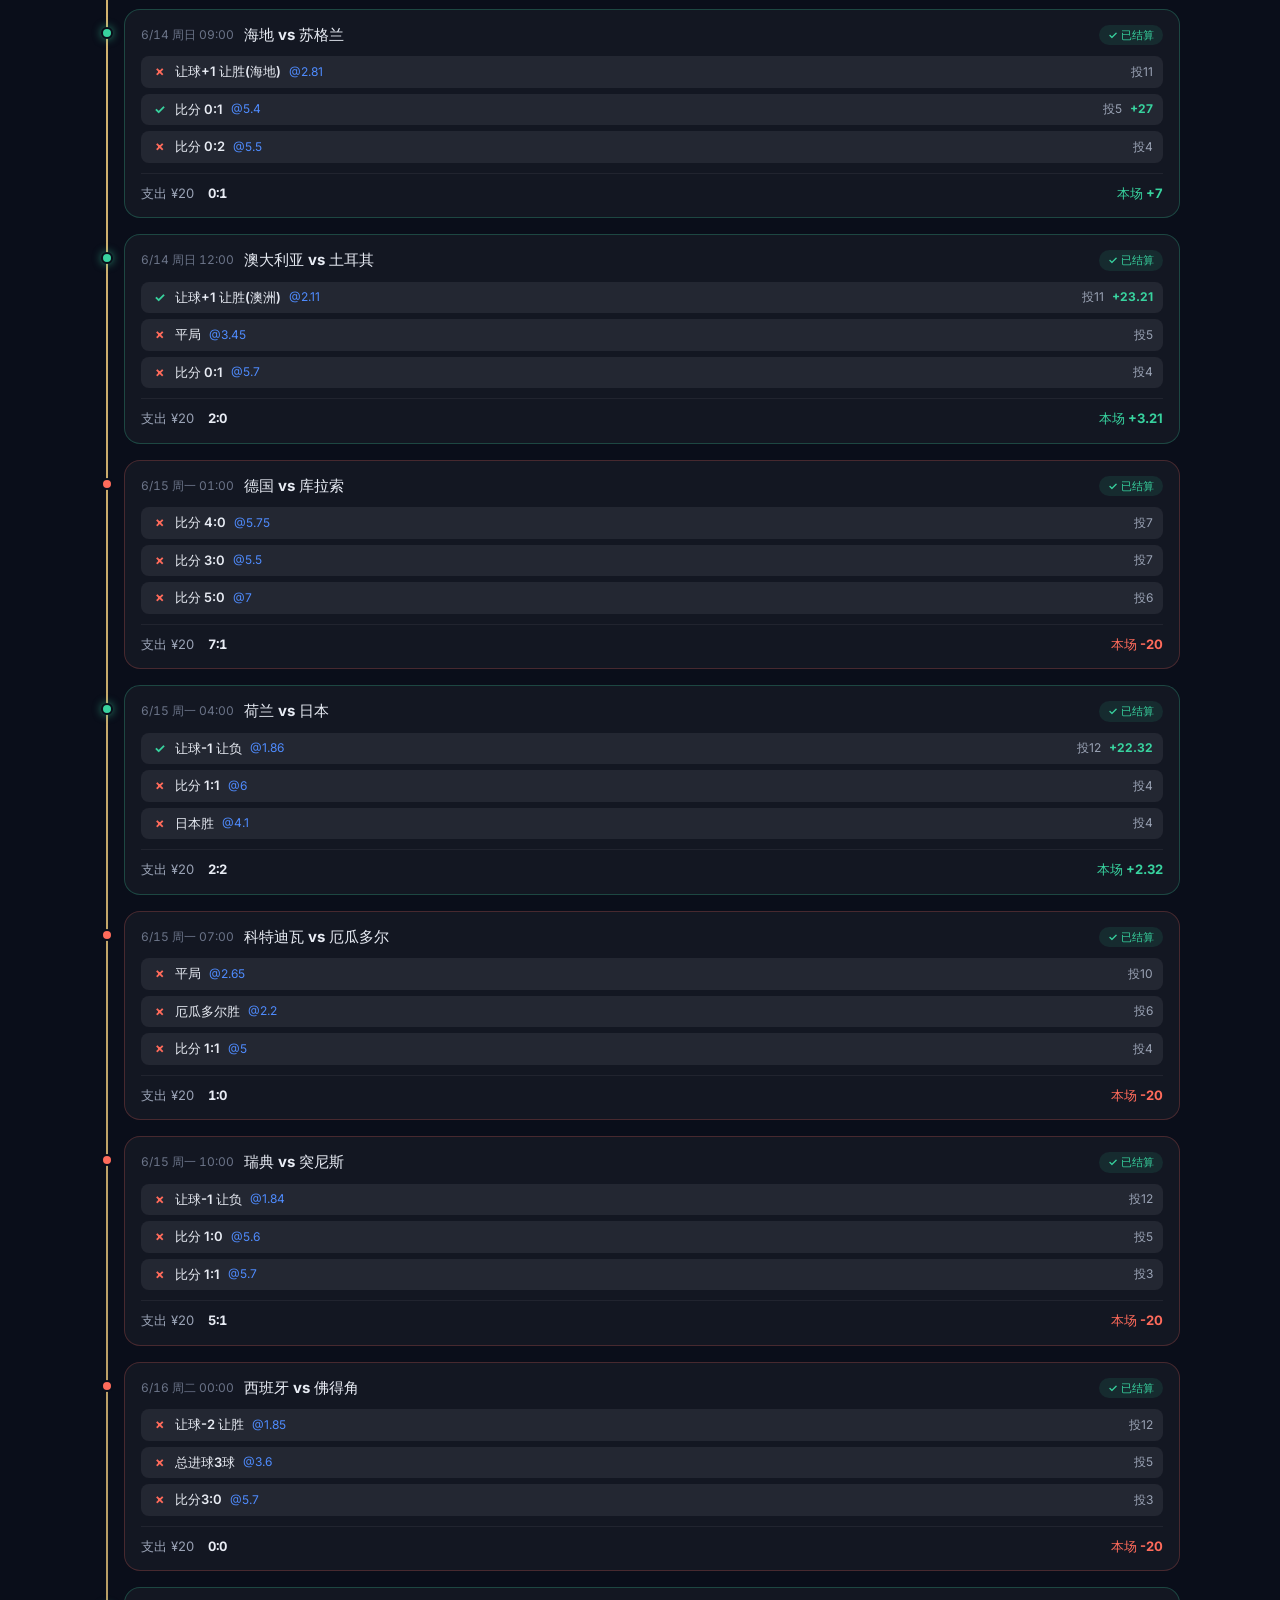
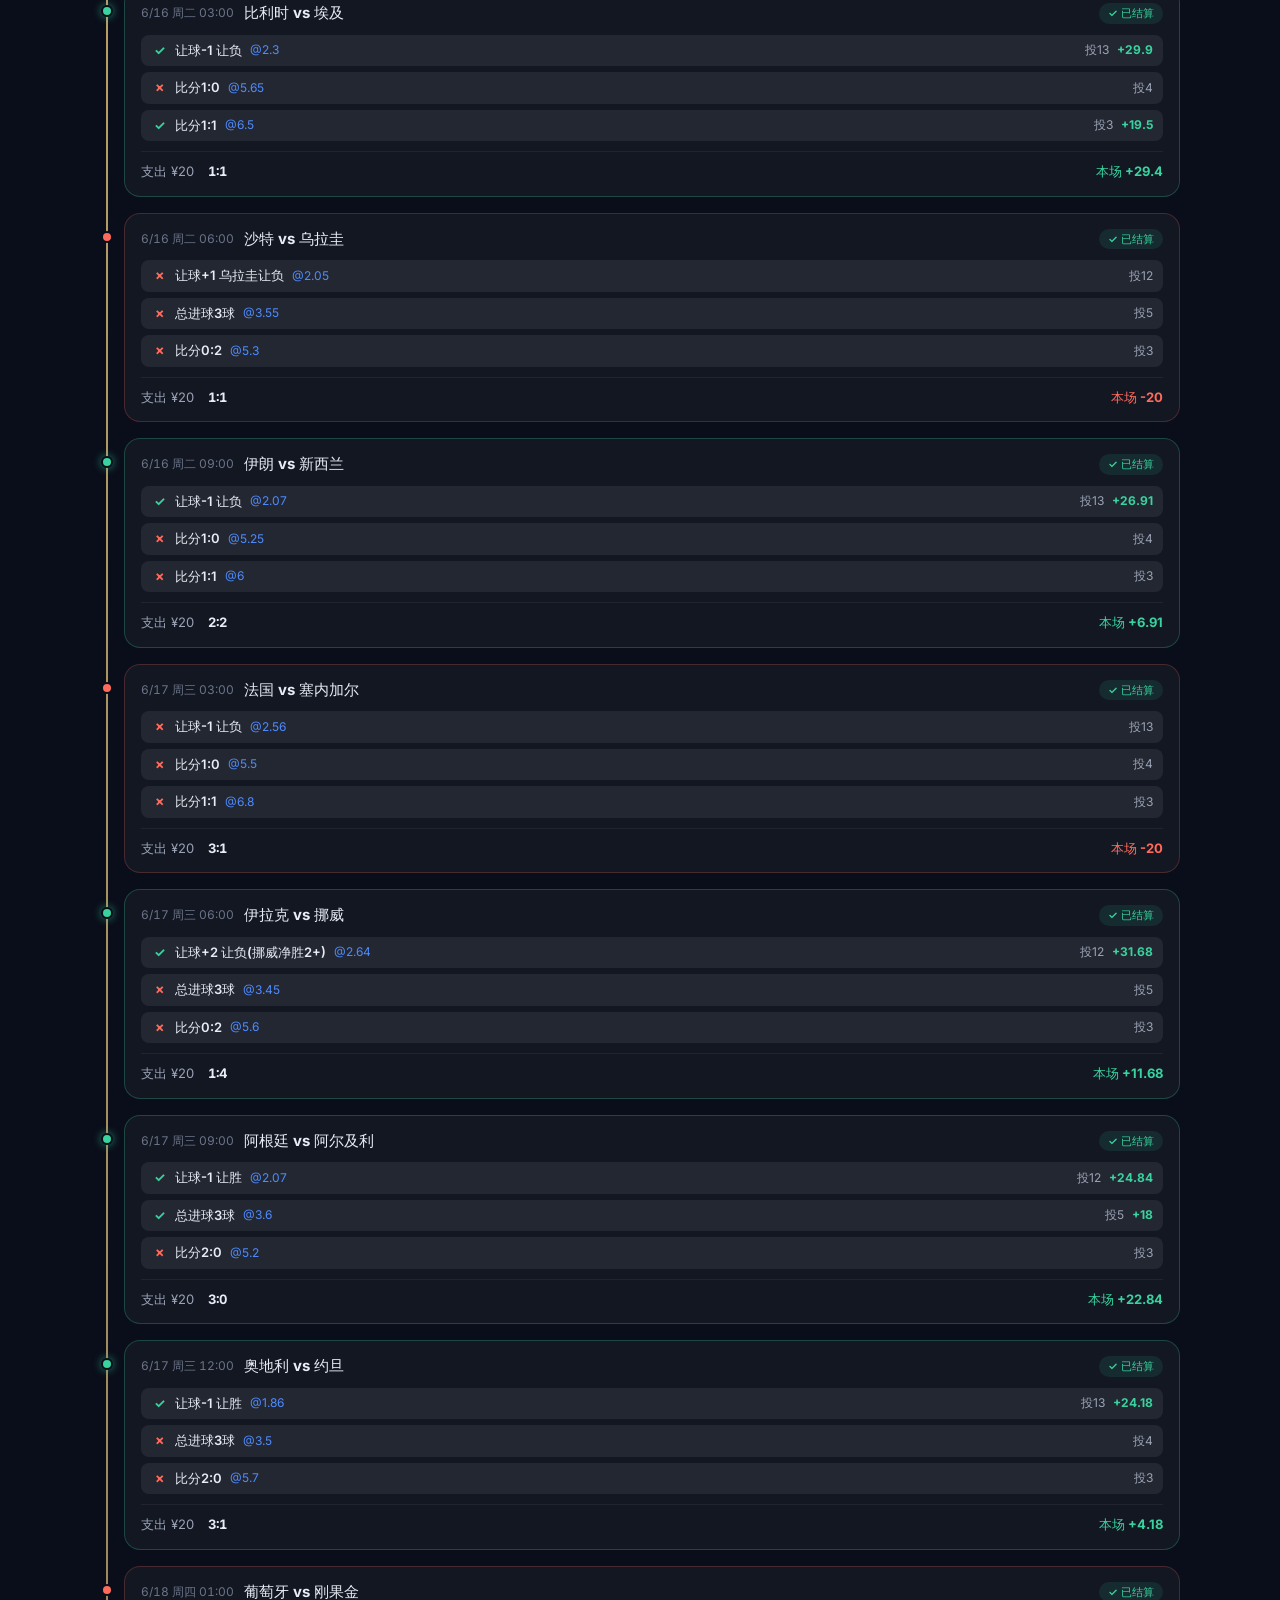
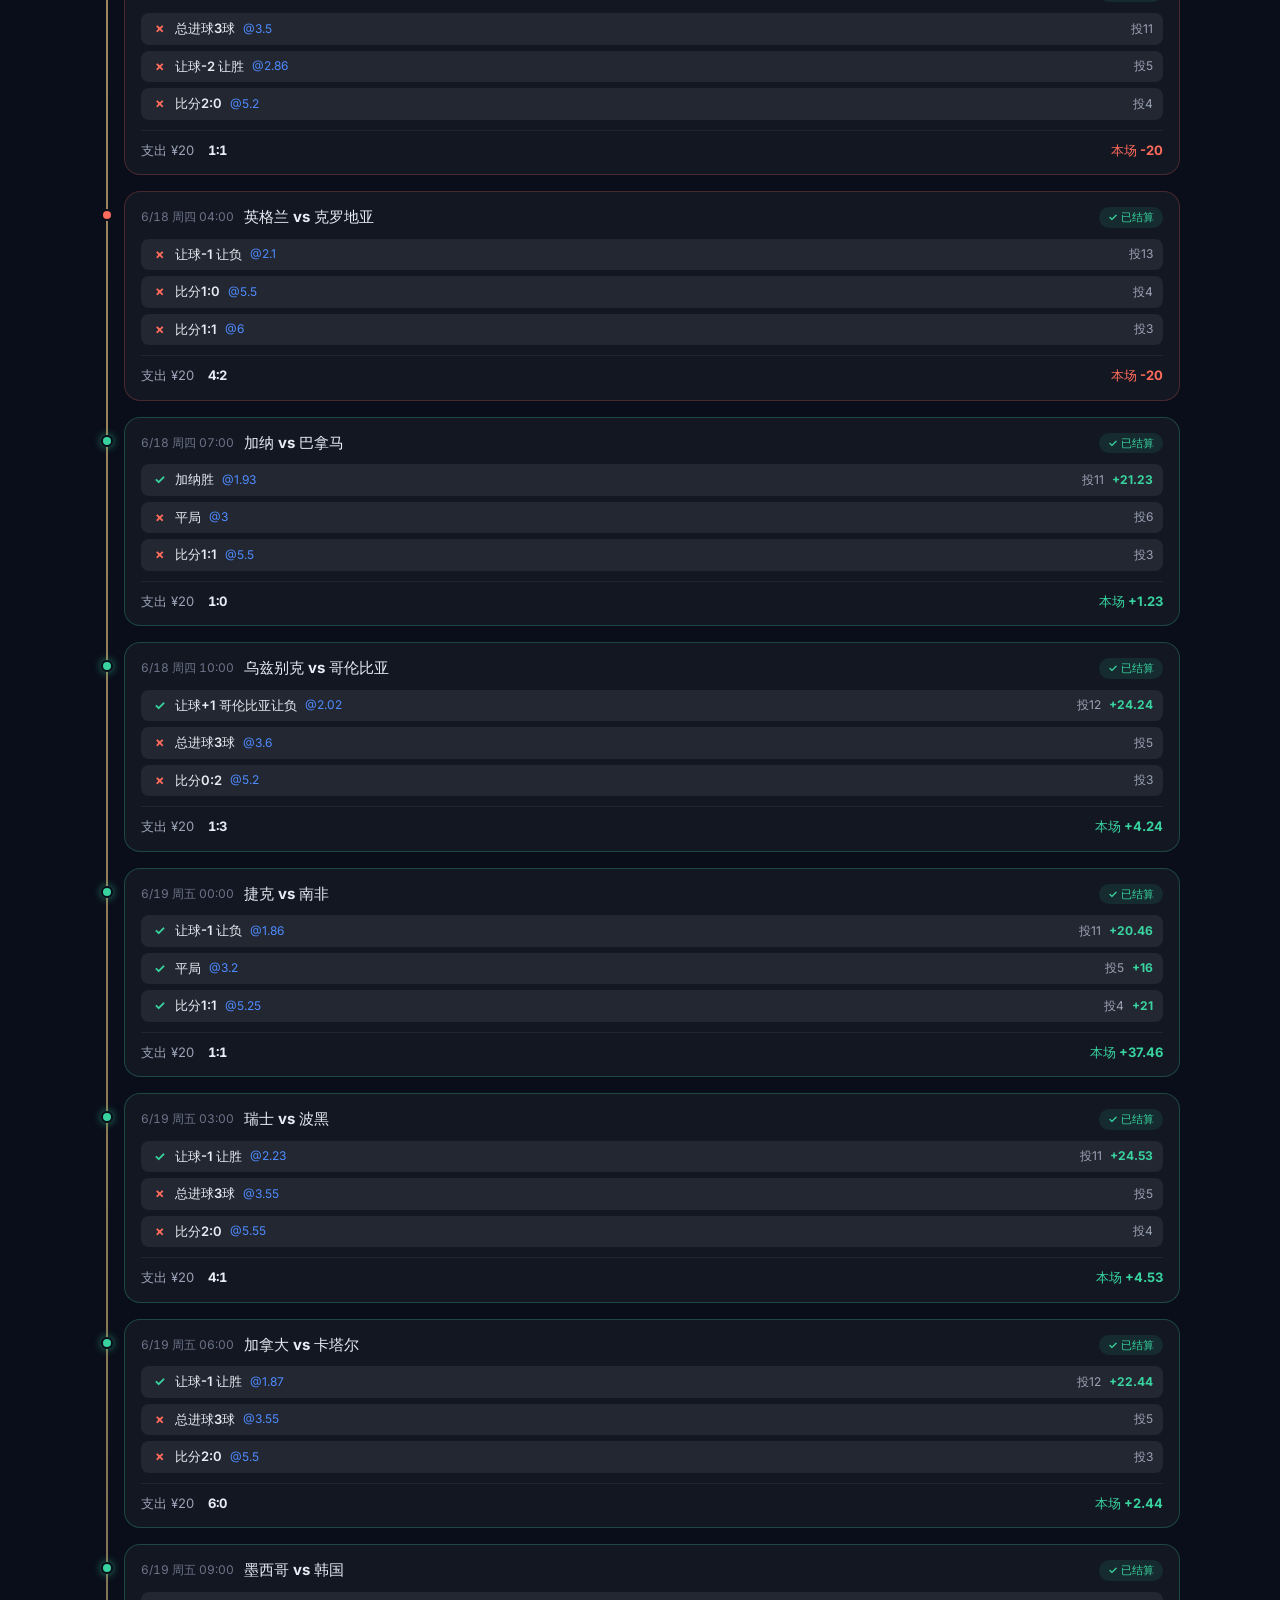
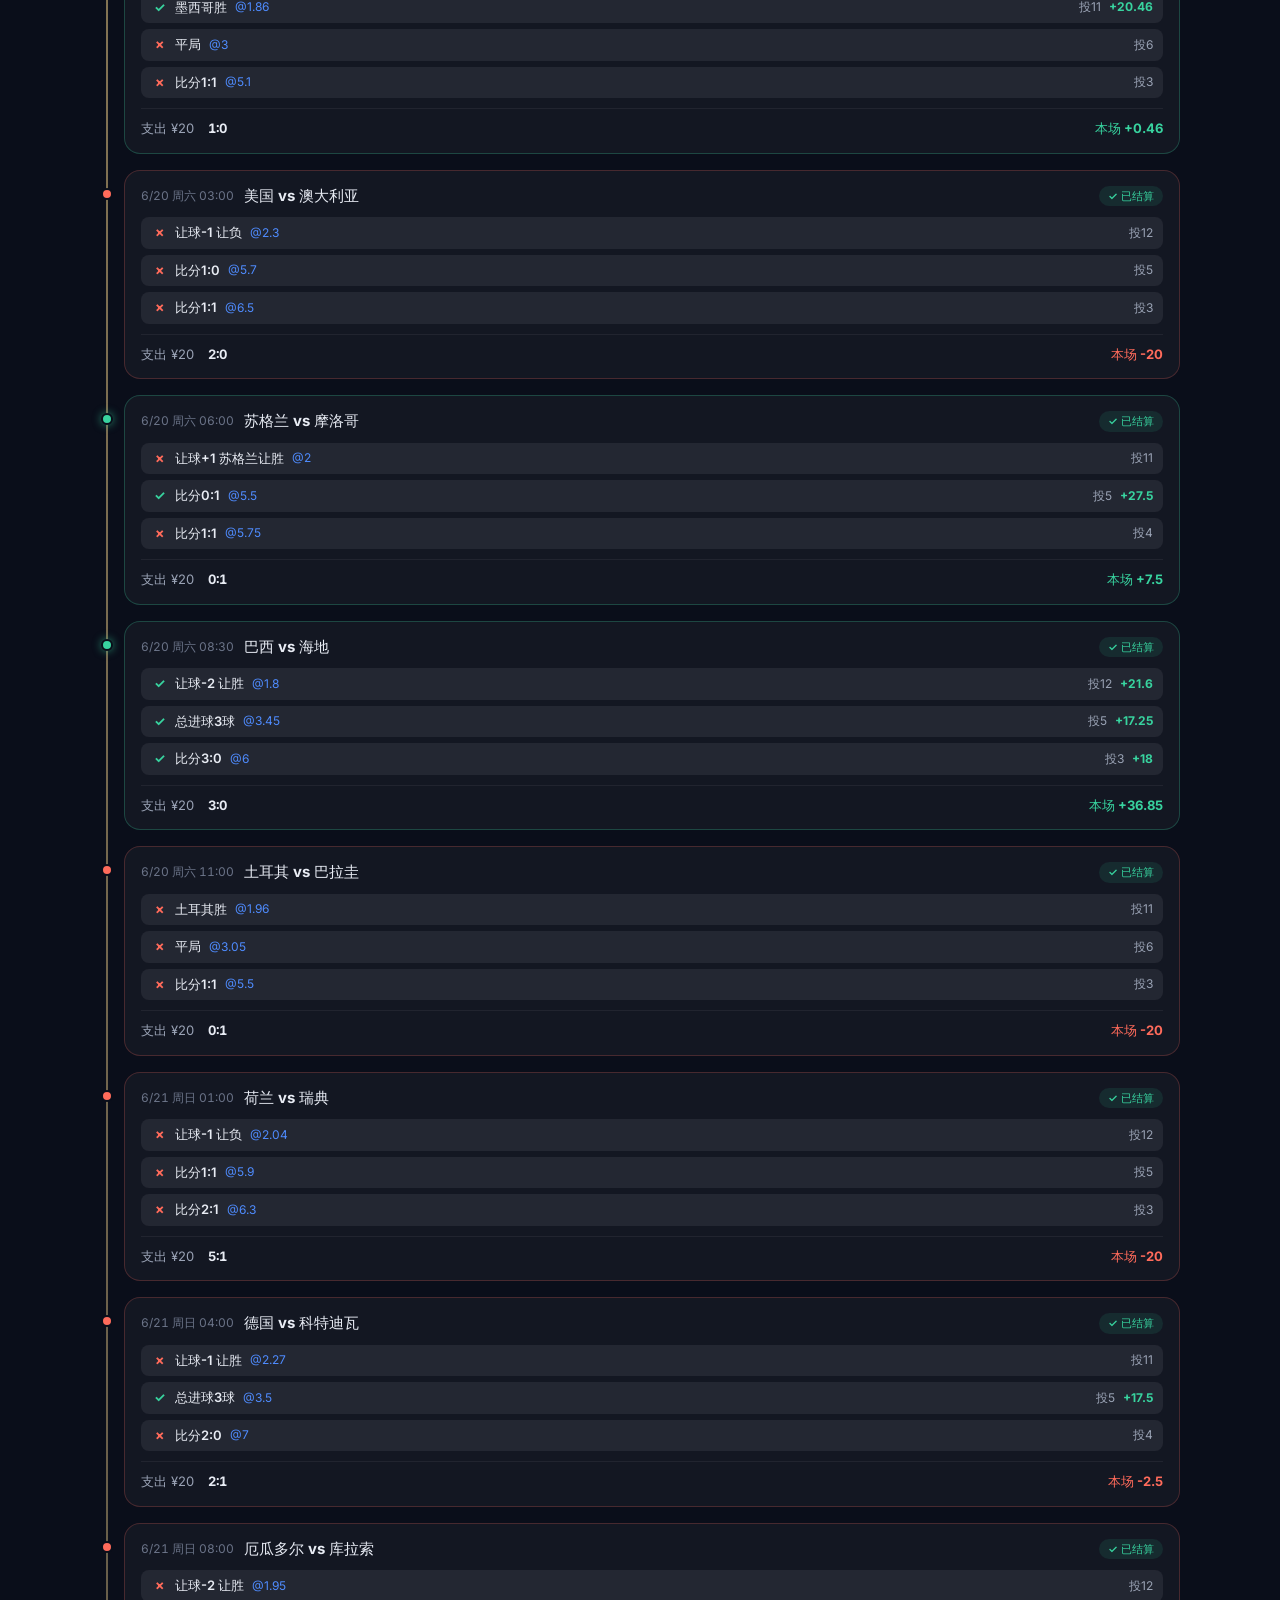
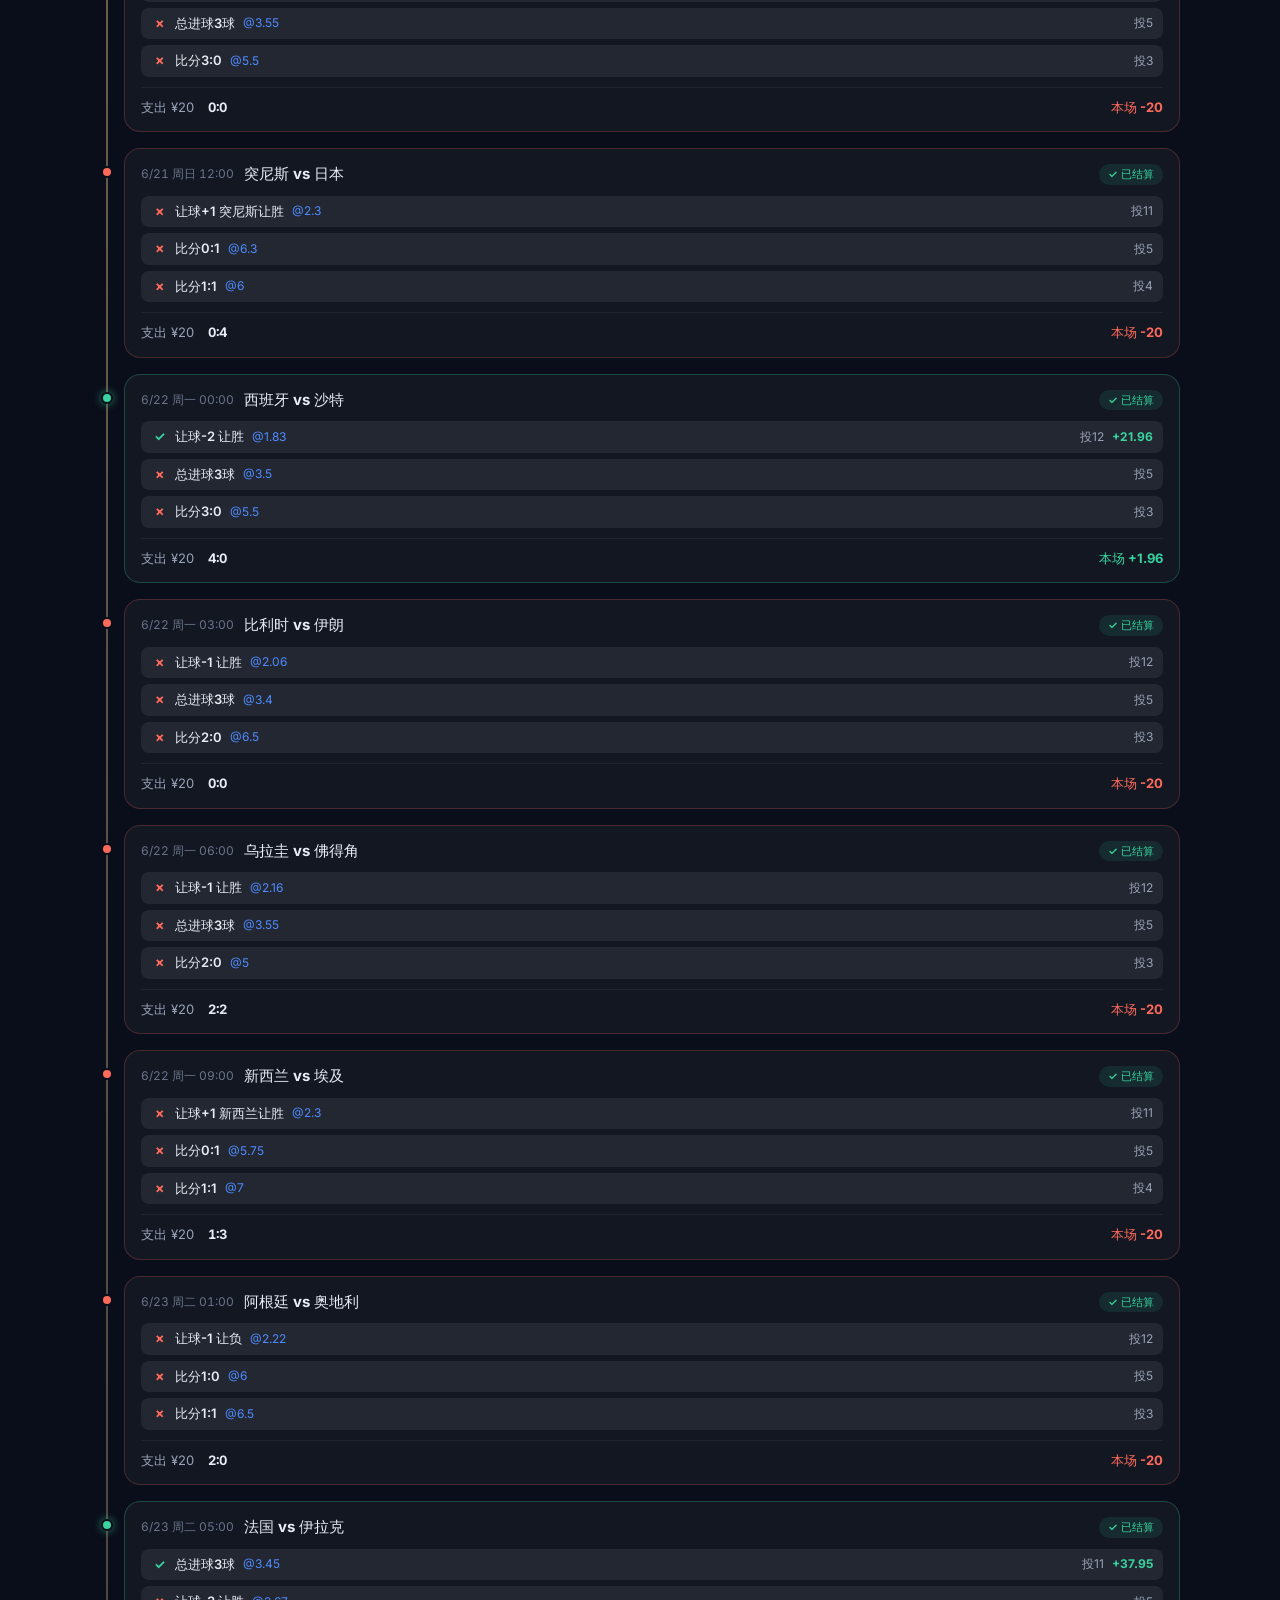
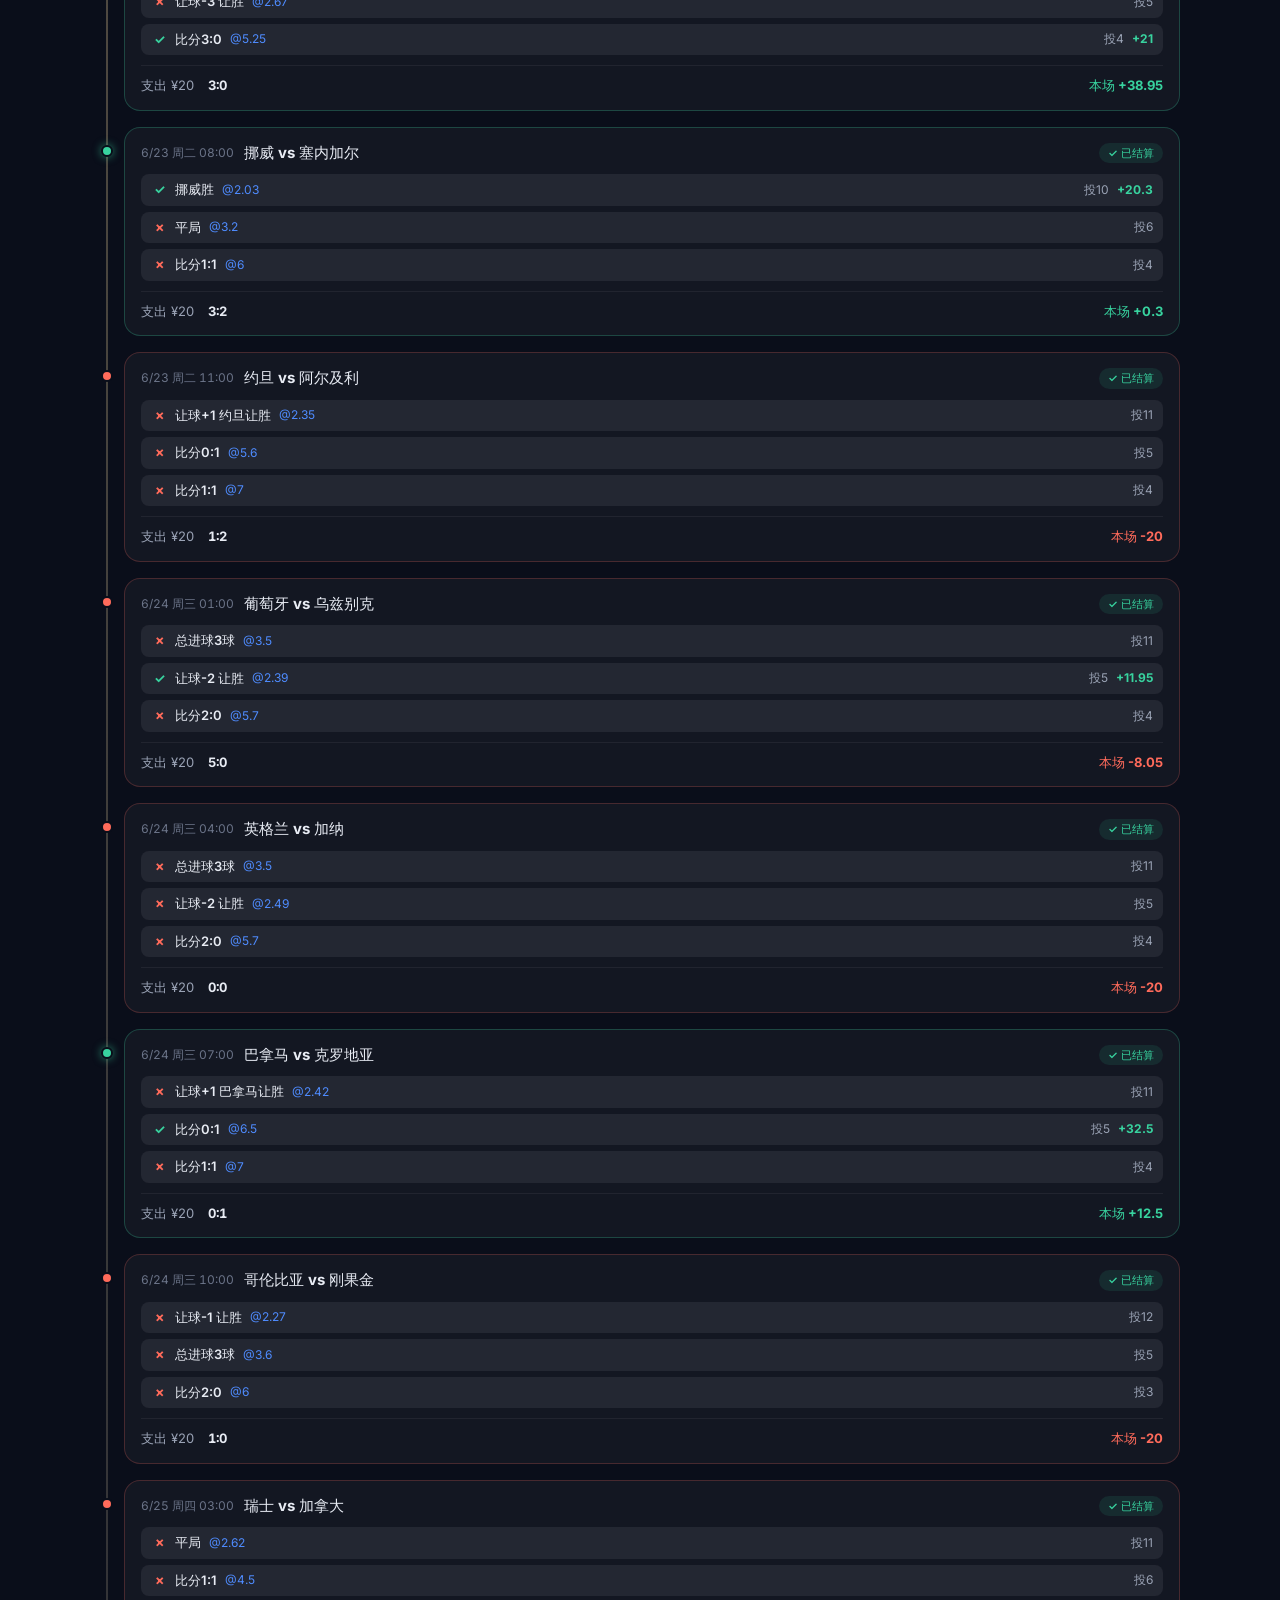
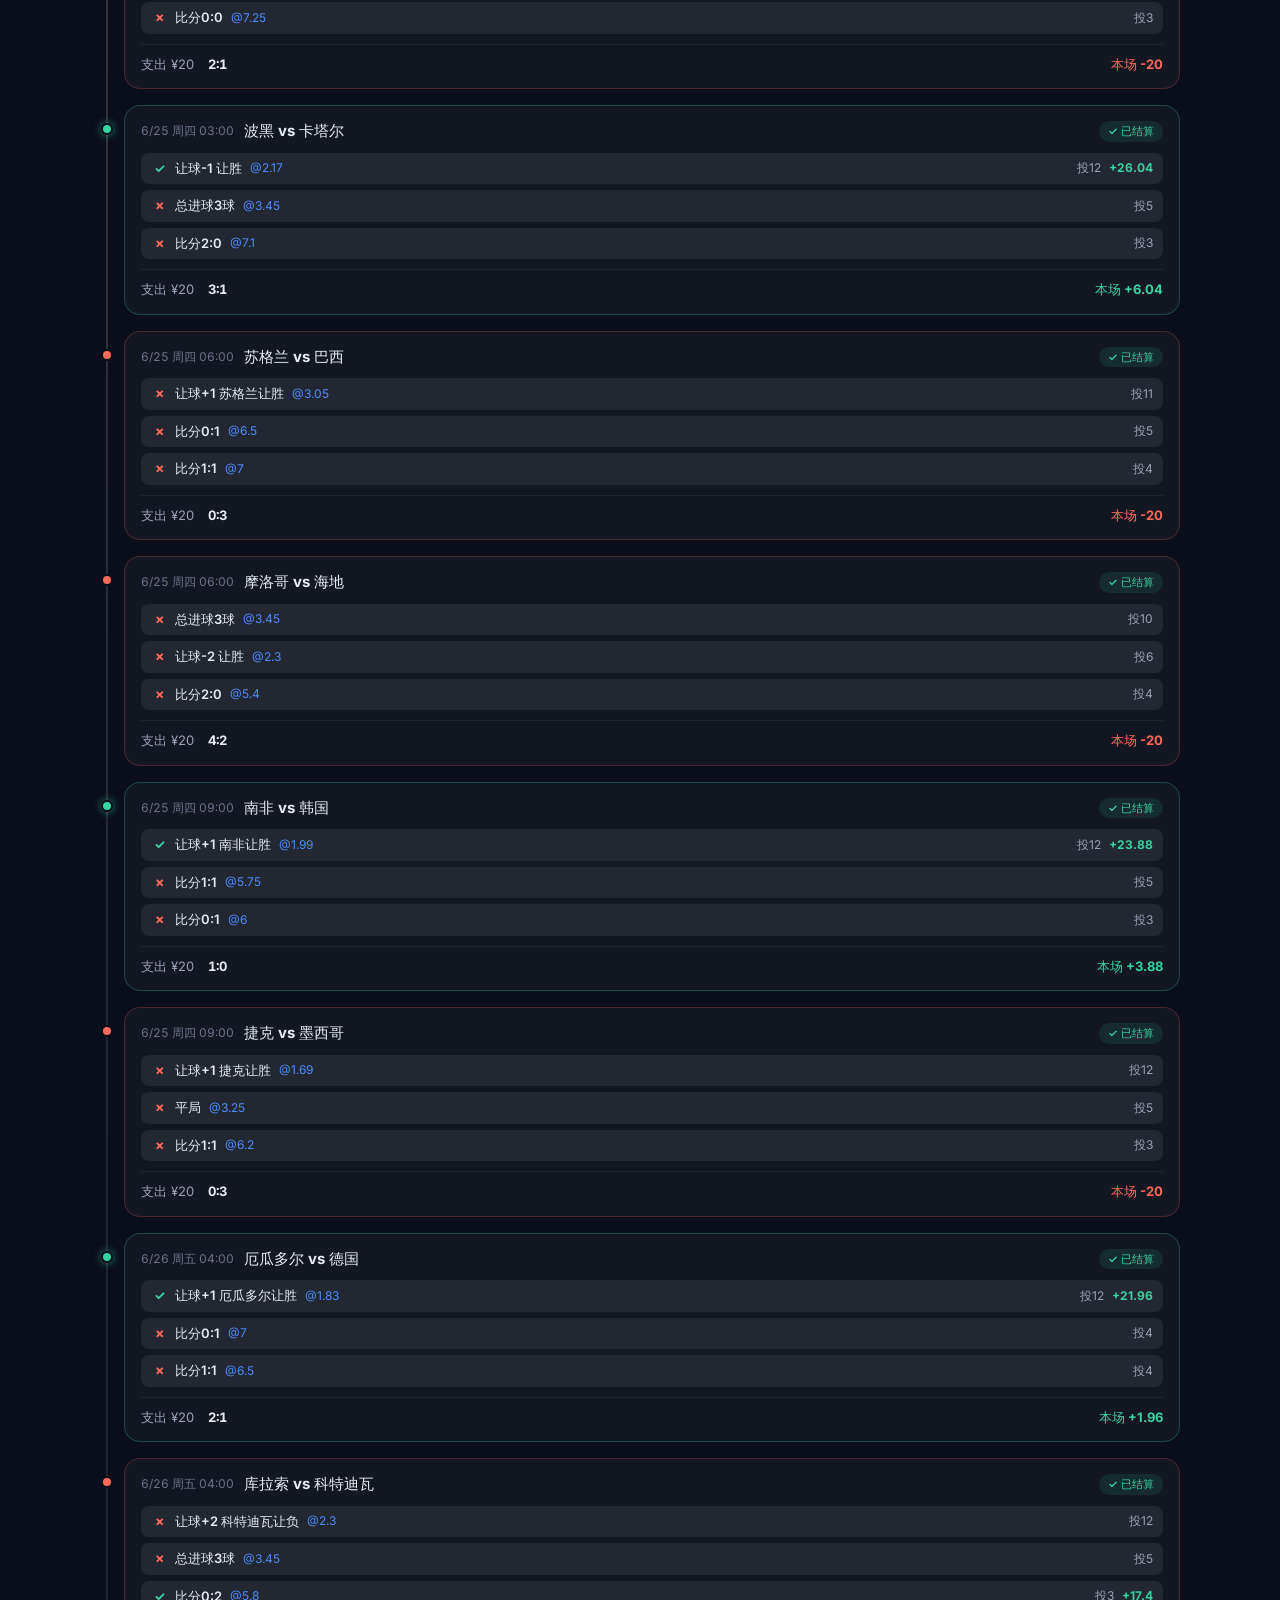
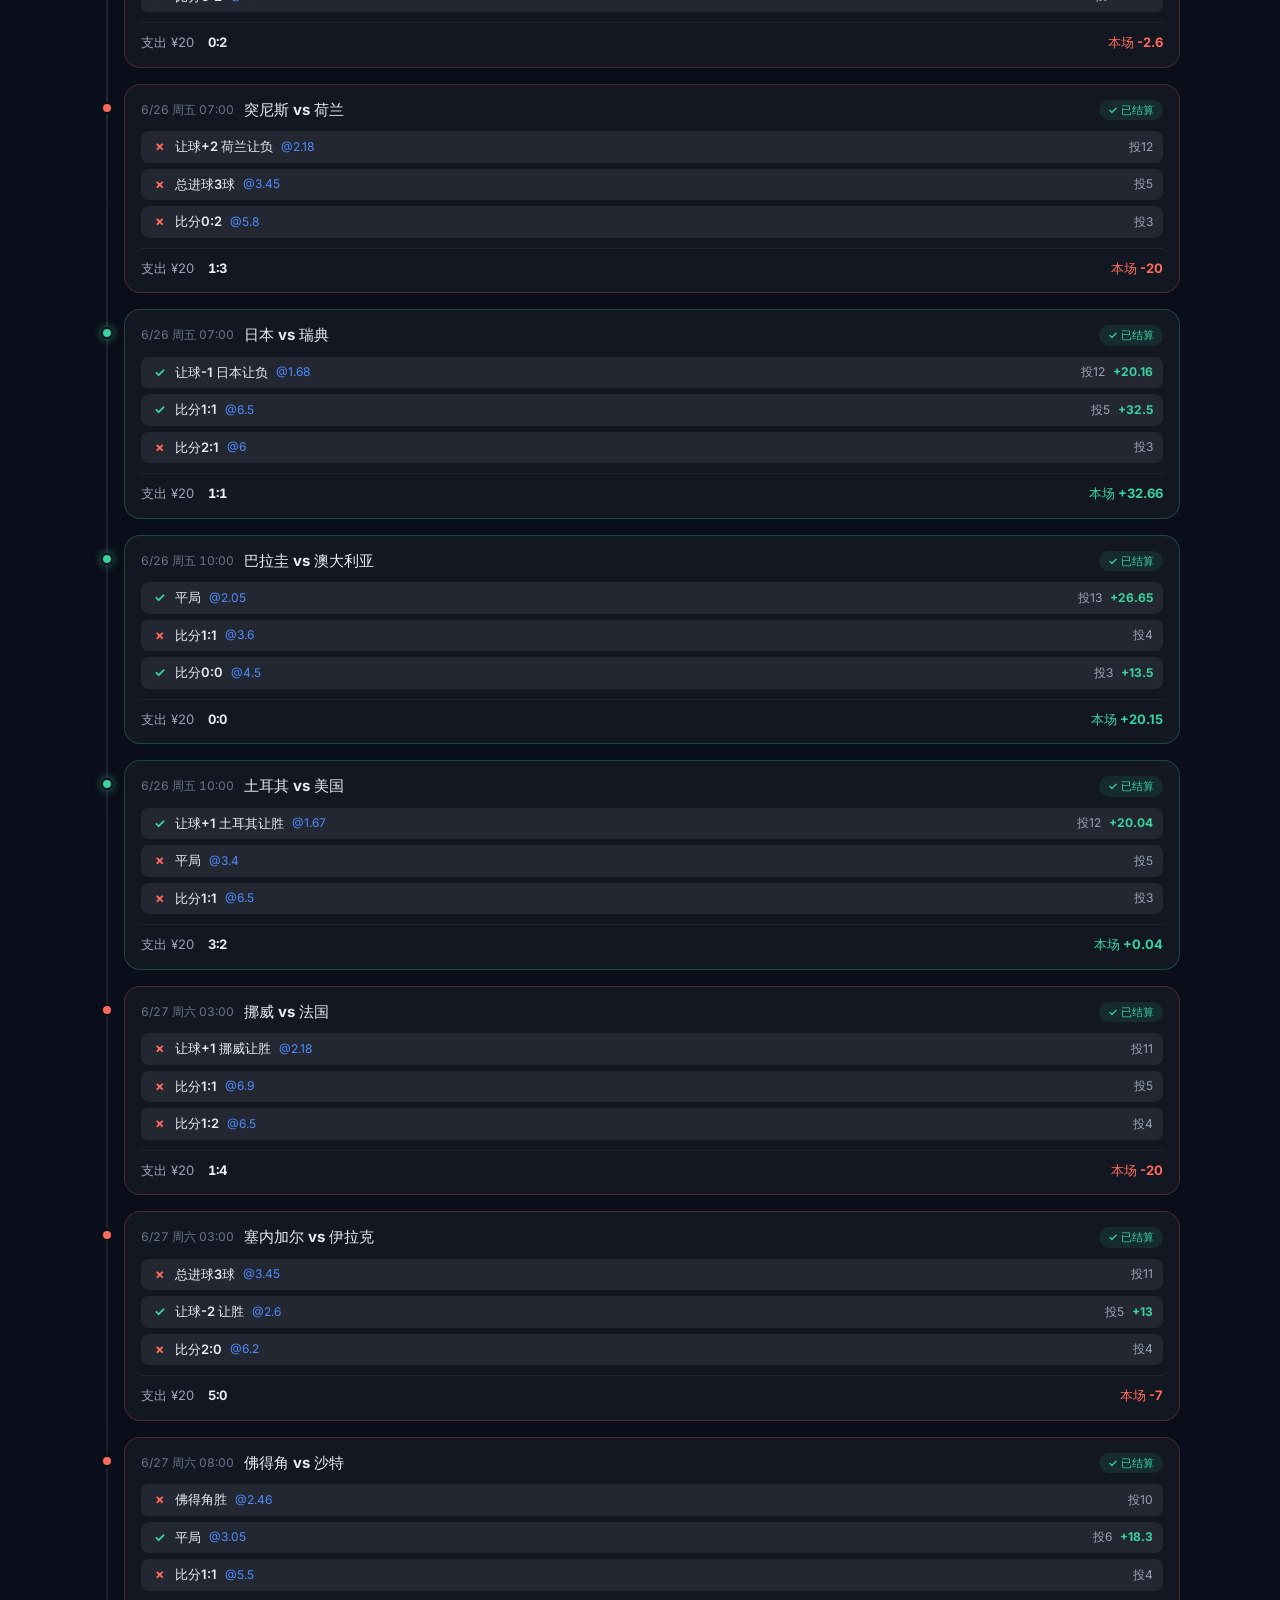
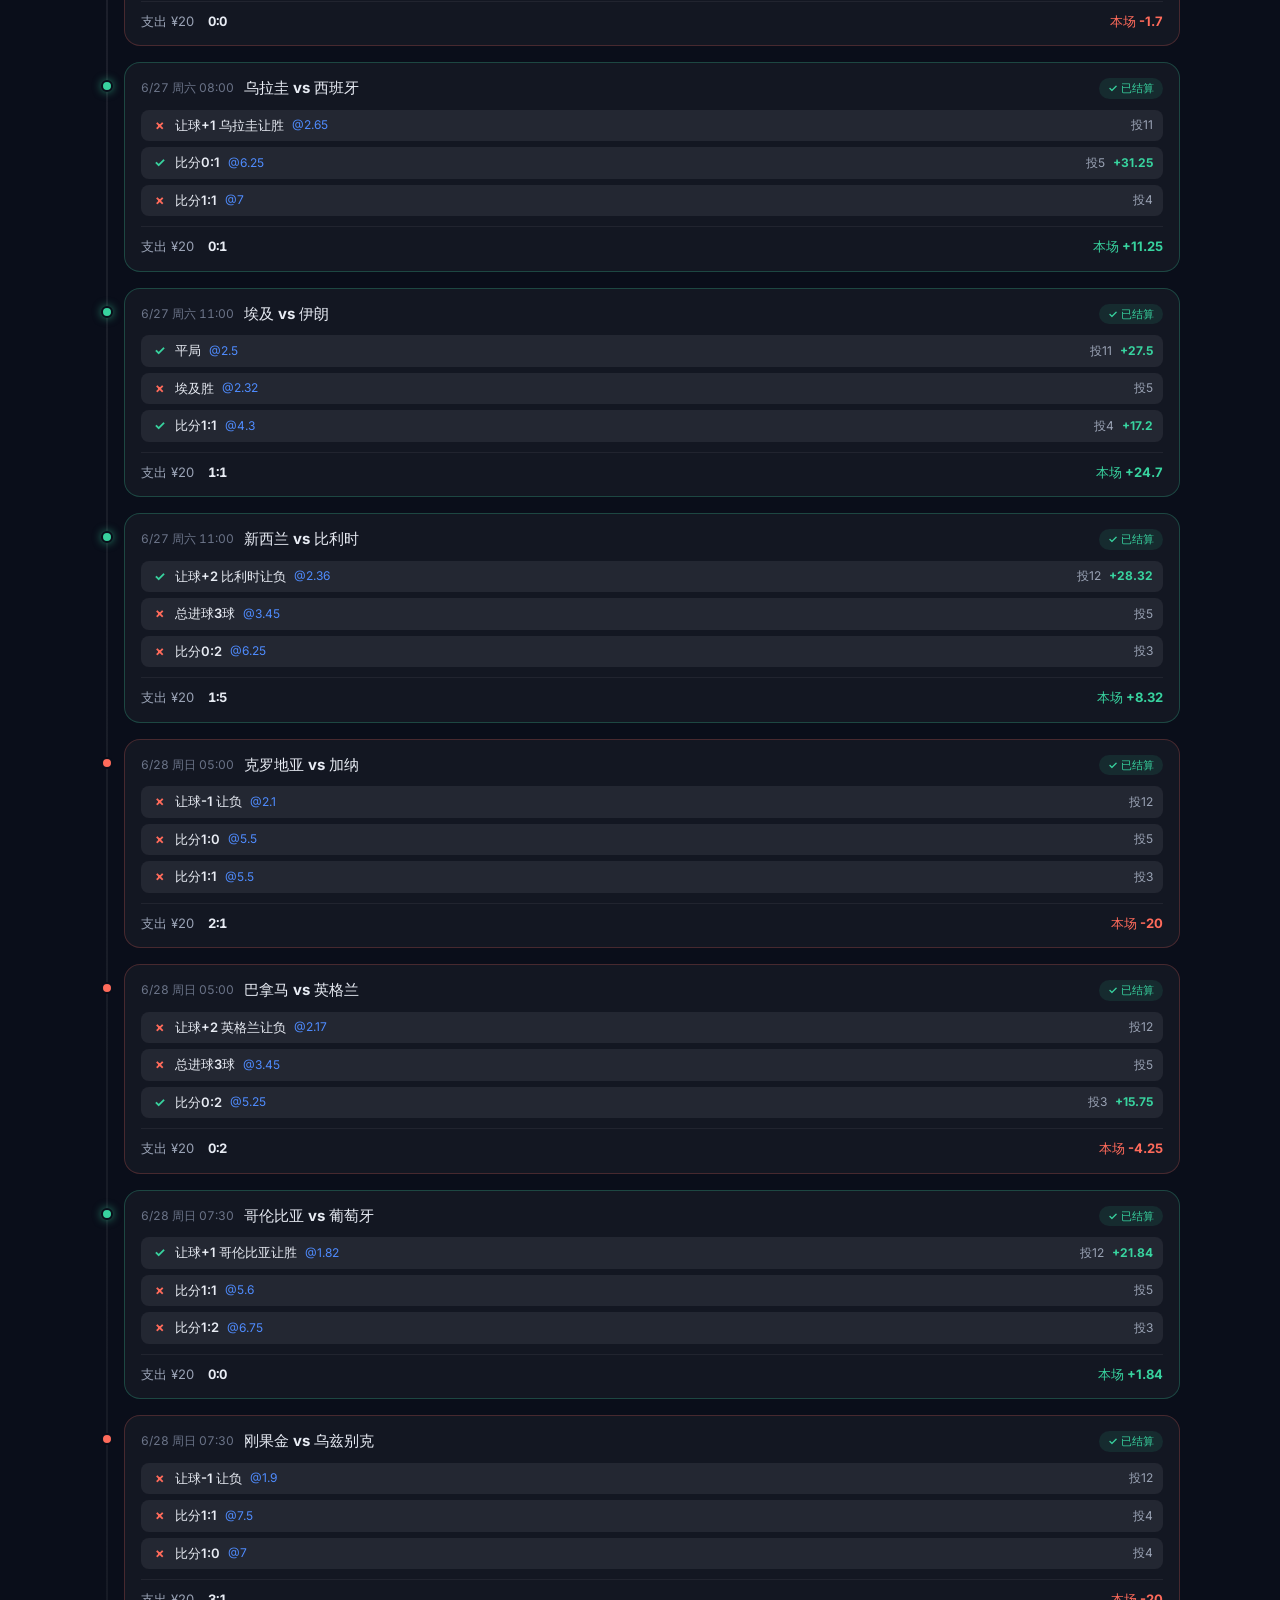
<file: .aka-build/worldcup-tp1cmjxsno1y/site/simbet.html>
<!DOCTYPE html>
<html lang="zh-CN">
<head>
  <meta charset="UTF-8">
  <meta name="viewport" content="width=device-width, initial-scale=1.0">
  <title>AI 模拟买盘战绩 · 2026 World Cup</title>
  <link rel="preconnect" href="https://fonts.googleapis.com">
  <link rel="preconnect" href="https://fonts.gstatic.com" crossorigin>
  <link href="https://fonts.googleapis.com/css2?family=Inter:wght@400;500;600;700;800&display=swap" rel="stylesheet">
  <link rel="stylesheet" href="assets/worldcup/css/worldcup.css">
  <link rel="stylesheet" href="assets/worldcup/css/simbet.css">
  <link rel="stylesheet" href="assets/worldcup/css/backtotop.css">
</head>
<body>
  <div class="bg-gradient"></div>
  <div class="bg-orb bg-orb-1"></div>
  <div class="bg-orb bg-orb-2"></div>
  <div class="bg-shine"></div>

  <div class="container">
    <header class="header">
      <div class="logo">
        <span class="logo-icon">🎰</span>
        <div class="logo-text">
          <h1 class="logo-title">AI 模拟买盘战绩</h1>
          <span class="logo-sub">2026 · AI BETTING REPLAY</span>
        </div>
      </div>
      <nav class="page-nav">
        <a href="worldcup.html" class="nav-link">赔率</a>
        <a href="simbet.html" class="nav-link active">战绩</a>
      </nav>
    </header>
    <div class="title-rule"></div>

    <!-- 汇总卡 -->
    <section class="summary" id="summary"></section>

    <!-- 战绩时间线 -->
    <main class="timeline" id="timeline">
      <div class="error-state" id="errorState" hidden>
        <span class="error-icon">😵</span>
        <p class="error-text">数据加载失败</p>
        <p class="error-hint" id="errorHint"></p>
      </div>
    </main>

    <footer class="disclaimer" id="disclaimer"></footer>
  </div>

  <script src="assets/worldcup/js/data.js"></script>
  <script src="assets/worldcup/js/simbet/judge.js"></script>
  <script src="assets/worldcup/js/simbet/render.js"></script>
  <script src="assets/worldcup/js/simbet/app.js"></script>
  <script src="assets/worldcup/js/backtotop.js"></script>
</body>
</html>
</file>
<file: .aka-build/worldcup-tp1cmjxsno1y/site/assets/worldcup/css/worldcup.css>
/* worldcup.css — 世界杯赔率页样式
 * 沿用项目调性：深色 + 动态渐变背景 + 玻璃拟态卡片。
 * 独立文件，不混入 otakumap。 */

:root {
  --bg: #0a0e1a;
  --surface: rgba(255, 255, 255, 0.04);
  --surface-2: rgba(255, 255, 255, 0.07);
  --border: rgba(255, 255, 255, 0.10);
  --border-hi: rgba(255, 255, 255, 0.22);
  --text: #e8ecf4;
  --text-dim: #9aa3b5;
  --text-faint: #6b7488;
  --accent: #4f8cff;
  --hot: #ff6b5b;        /* 低赔/热门：暖红 */
  --cold: #5bb8ff;       /* 高赔/冷门：冷蓝 */
  --draw: #b890ff;       /* 平局：紫 */
  --green: #38d39f;
  --yellow: #f2c14e;
  --red: #ff6b5b;
  --gold: #e8c477;          /* 冠军金 */
  --gold-bright: #ffd98a;
  --gold-deep: #b8932f;
  --radius: 16px;
  --radius-sm: 10px;
  font-synthesis: none;
}

* { box-sizing: border-box; margin: 0; padding: 0; }

body {
  font-family: 'Inter', -apple-system, 'PingFang SC', 'Microsoft YaHei', sans-serif;
  background: var(--bg);
  color: var(--text);
  min-height: 100vh;
  line-height: 1.5;
  -webkit-font-smoothing: antialiased;
  overflow-x: hidden;
}

/* 数字用等宽对齐 */
.odd-v, .hhad-v, .orow-cell b, .bet-odds, .ret-badge {
  font-variant-numeric: tabular-nums;
}

/* ── 动态背景：深色 + 金色冠军氛围 ── */
.bg-gradient {
  position: fixed; inset: 0; z-index: -2;
  background:
    radial-gradient(ellipse 80% 50% at 50% -10%, rgba(232,196,119,0.10) 0%, transparent 60%),
    radial-gradient(ellipse at 18% 0%, #1a2236 0%, transparent 52%),
    radial-gradient(ellipse at 82% 100%, #1e1830 0%, transparent 52%),
    var(--bg);
}
.bg-orb {
  position: fixed; z-index: -1; border-radius: 50%;
  filter: blur(90px); opacity: 0.45; pointer-events: none;
}
.bg-orb-1 { width: 420px; height: 420px; background: #c9a24a; top: -140px; left: 50%; transform: translateX(-50%); opacity: 0.22; }
.bg-orb-2 { width: 420px; height: 420px; background: #3a4d8f; bottom: -120px; right: -100px; }
/* 顶部金色光带，缓慢呼吸 */
.bg-shine {
  position: fixed; top: 0; left: 0; right: 0; height: 320px; z-index: -1;
  background: linear-gradient(180deg, rgba(232,196,119,0.07) 0%, transparent 100%);
  pointer-events: none; animation: shineBreath 6s ease-in-out infinite;
}
@keyframes shineBreath { 0%,100% { opacity: 0.6; } 50% { opacity: 1; } }

/* ── 容器 ── */
.container {
  max-width: 1120px;
  margin: 0 auto;
  padding: 24px 20px 60px;
}

/* ── Header ── */
.header {
  display: flex; align-items: center; justify-content: space-between;
  flex-wrap: wrap; gap: 12px;
  padding: 12px 0 14px;
}
.logo { display: flex; align-items: center; gap: 14px; }
.logo-icon {
  font-size: 38px; line-height: 1;
  filter: drop-shadow(0 2px 10px rgba(232,196,119,0.55));
  animation: trophyGlow 4s ease-in-out infinite;
}
@keyframes trophyGlow {
  0%,100% { filter: drop-shadow(0 2px 8px rgba(232,196,119,0.4)); }
  50% { filter: drop-shadow(0 2px 16px rgba(255,217,138,0.75)); }
}
.logo-title {
  font-size: 27px; font-weight: 800; letter-spacing: 0.01em;
  background: linear-gradient(120deg, var(--gold-bright) 0%, var(--gold) 45%, var(--gold-deep) 100%);
  -webkit-background-clip: text; background-clip: text;
  -webkit-text-fill-color: transparent; color: var(--gold);
}
.logo-sub {
  font-size: 11px; color: var(--gold); opacity: 0.8;
  letter-spacing: 0.18em; font-weight: 600;
}
.header-meta { display: flex; flex-direction: column; gap: 4px; align-items: flex-end; }
.meta-stamp { font-size: 12px; color: var(--text-dim); }

/* 顶部页面导航（worldcup ⇄ simbet 互跳，两页共用） */
.header-right { display: flex; flex-direction: column; align-items: flex-end; gap: 8px; }
.page-nav { display: flex; gap: 6px; }
.nav-link {
  padding: 6px 15px; border-radius: var(--radius-sm);
  font-size: 13px; font-weight: 600; text-decoration: none;
  color: var(--text-dim); border: 1px solid var(--border);
  background: var(--surface); transition: all 0.18s;
}
.nav-link:hover { color: var(--text); border-color: var(--border-hi); }
.nav-link.active {
  color: var(--gold-bright); border-color: rgba(232,196,119,0.4);
  background: rgba(232,196,119,0.08);
}

/* 标题下金色装饰线 */
.title-rule {
  height: 2px; margin: 0 0 22px;
  background: linear-gradient(90deg, var(--gold) 0%, rgba(232,196,119,0.25) 30%, transparent 70%);
  border-radius: 2px;
}

/* ── 工具栏 ── */
.toolbar { margin-bottom: 20px; }
.view-tabs {
  display: inline-flex; gap: 2px; padding: 3px;
  background: var(--surface); border: 1px solid var(--border);
  border-radius: var(--radius-sm);
}
.view-tab {
  padding: 8px 18px; border: none; background: transparent;
  color: var(--text-dim); font-size: 14px; font-weight: 600;
  border-radius: 7px; cursor: pointer; transition: all 0.18s;
  font-family: inherit;
}
.view-tab:hover { color: var(--text); }
.view-tab.active { background: var(--accent); color: #fff; }

/* ── 分组 ── */
.group { margin-bottom: 32px; }
.group-title {
  font-size: 14px; font-weight: 700; color: var(--text-dim);
  margin-bottom: 14px; padding-left: 4px;
  display: flex; align-items: center; gap: 10px;
}
/* 分组头阶段/轮次标签徽章（颜色用阶段色 --pc）*/
.group-phase {
  font-size: 11px; font-weight: 700; color: var(--pc);
  border: 1px solid var(--pc); border-radius: 6px; padding: 2px 8px;
  background: color-mix(in srgb, var(--pc) 12%, transparent);
}
.group-count {
  font-size: 11px; font-weight: 600; color: var(--text-faint);
}
.group-title::after {
  content: ''; flex: 1; height: 1px;
  background: linear-gradient(90deg, var(--border), transparent);
}

/* ── 卡片网格 ── */
.cards {
  display: grid; gap: 14px;
  grid-template-columns: repeat(auto-fill, minmax(320px, 1fr));
}

.card {
  background: var(--surface); border: 1px solid var(--border);
  border-radius: var(--radius); padding: 16px;
  cursor: pointer; transition: transform 0.18s, border-color 0.18s, background 0.18s;
  outline: none;
}
.card:hover, .card:focus-visible {
  transform: translateY(-3px);
  border-color: var(--border-hi);
  background: var(--surface-2);
}
.card:focus-visible { box-shadow: 0 0 0 2px var(--accent); }

.card-head {
  display: flex; align-items: center; gap: 8px;
  font-size: 12px; color: var(--text-faint); margin-bottom: 12px;
}
.card-num { font-weight: 600; color: var(--text-dim); }
.card-group {
  padding: 1px 7px; background: var(--surface-2);
  border-radius: 6px; color: var(--text-dim);
}
.card-time { margin-left: auto; font-variant-numeric: tabular-nums; }

/* 对阵 */
.card-teams {
  display: flex; align-items: center; justify-content: space-between;
  gap: 8px; margin-bottom: 14px;
}
.team {
  display: flex; flex-direction: column; align-items: center; gap: 6px;
  flex: 1; min-width: 0;
}
.team-logo {
  width: 44px; height: 44px; object-fit: contain;
  border-radius: 8px; background: rgba(255,255,255,0.06);
}
.team-logo--ph {
  display: flex; align-items: center; justify-content: center;
  font-size: 22px;
}
.team-name {
  font-size: 14px; font-weight: 600; text-align: center;
  white-space: nowrap; overflow: hidden; text-overflow: ellipsis; max-width: 100%;
}
.vs { font-size: 12px; font-weight: 700; color: var(--text-faint); flex: 0 0 auto; }

/* 比分（已结束比赛，替代 VS 居中显示） */
.card-score {
  flex: 0 0 auto; display: flex; flex-wrap: wrap;
  align-items: center; justify-content: center;
  max-width: 96px;
}
.card-score-v {
  font-size: 26px; font-weight: 800; line-height: 1;
  color: var(--gold-bright); font-variant-numeric: tabular-nums;
}
.card-score-sep { font-style: normal; color: var(--text-faint); font-size: 18px; margin: 0 4px; }
.card-score-half {
  flex-basis: 100%; text-align: center; margin-top: 4px;
  font-size: 10px; color: var(--text-faint); font-weight: 600; white-space: nowrap;
}

/* 完场状态徽章 */
.card-status { margin-left: auto; font-size: 11px; font-weight: 600; }
.card-status--done {
  color: var(--green); padding: 1px 8px;
  background: rgba(56, 211, 159, 0.12); border-radius: 6px;
}

/* 已结束卡片整体降调（赔率已成历史，弱化但仍可点看详情） */
.card--finished { opacity: 0.86; }
.card--finished .card-odds, .card--finished .card-hhad { opacity: 0.6; }
.card--finished:hover, .card--finished:focus-visible { opacity: 1; }
.card--finished:hover .card-odds, .card--finished:hover .card-hhad { opacity: 0.85; }

/* 胜平负三栏 */
.card-odds {
  display: grid; grid-template-columns: repeat(3, 1fr); gap: 8px;
  margin-bottom: 10px;
}
.odd {
  display: flex; flex-direction: column; align-items: center; gap: 3px;
  padding: 8px 4px; background: var(--surface-2);
  border-radius: var(--radius-sm);
}
.odd-k { font-size: 11px; color: var(--text-faint); }
.odd-v { font-size: 16px; font-weight: 700; }
.card-odds--none {
  display: block; text-align: center; padding: 12px;
  color: var(--text-faint); font-size: 13px;
}

/* 让球核心盘 */
.card-hhad {
  display: flex; align-items: center; gap: 8px;
  padding: 7px 10px; margin-bottom: 12px;
  background: rgba(79,140,255,0.06); border-radius: var(--radius-sm);
  font-size: 13px;
}
.hhad-label { color: var(--text-dim); font-weight: 600; }
.hhad-v {
  font-weight: 600; color: var(--text);
  font-variant-numeric: tabular-nums; margin-left: auto;
}
.hhad-v + .hhad-v { margin-left: 0; }

/* 卡片底部：标签 + 方案徽章 */
.card-foot {
  display: flex; align-items: center; justify-content: space-between;
  gap: 8px; flex-wrap: wrap;
}
.card-plan-badge {
  font-size: 11px; color: var(--green); font-weight: 600;
  white-space: nowrap;
}

/* ── 价值标签 ── */
.tags { display: flex; gap: 6px; flex-wrap: wrap; }
.tag {
  font-size: 11px; font-weight: 600; padding: 3px 9px;
  border-radius: 20px; border: 1px solid var(--border);
  background: var(--surface-2); white-space: nowrap;
}
.tag--大热盘 { color: var(--hot); border-color: rgba(255,107,91,0.3); }
.tag--均势盘 { color: var(--cold); border-color: rgba(91,184,255,0.3); }
.tag--关注平局 { color: var(--draw); border-color: rgba(184,144,255,0.3); }
.tag--小球倾向 { color: var(--text-dim); }

/* ── 免责声明 ── */
.disclaimer {
  margin-top: 24px; padding: 14px 18px; text-align: center;
  font-size: 12px; color: var(--text-faint);
  background: var(--surface); border: 1px solid var(--border);
  border-radius: var(--radius-sm);
}

/* ── 骨架屏 / 错误态 ── */
[hidden] { display: none !important; }
.skeleton-wrap { display: grid; gap: 14px; grid-template-columns: repeat(auto-fill, minmax(320px, 1fr)); }
.skeleton-wrap::before,
.skeleton-wrap::after {
  content: ''; height: 200px; border-radius: var(--radius);
  background: linear-gradient(90deg, var(--surface) 25%, var(--surface-2) 50%, var(--surface) 75%);
  background-size: 200% 100%; animation: shimmer 1.4s infinite;
}
@keyframes shimmer { to { background-position: -200% 0; } }
.error-state { text-align: center; padding: 60px 20px; }
.error-icon { font-size: 48px; }
.error-text { font-size: 18px; font-weight: 600; margin: 12px 0 6px; }
.error-hint { font-size: 13px; color: var(--text-faint); }

/* ── 详情：遮罩 + 面板 ── */
.detail-overlay {
  position: fixed; inset: 0; z-index: 40;
  background: rgba(0,0,0,0.6); backdrop-filter: blur(3px);
}
/* 居中弹窗 */
.detail-panel {
  position: fixed; top: 50%; left: 50%; z-index: 50;
  width: 860px; max-width: calc(100vw - 48px); max-height: 88vh;
  background: #0d1322; border: 1px solid var(--border);
  border-radius: var(--radius); overflow-y: auto;
  transform: translate(-50%, -48%) scale(0.97);
  opacity: 0; transition: transform 0.26s cubic-bezier(.4,0,.2,1), opacity 0.26s;
  box-shadow: 0 24px 80px rgba(0,0,0,0.5);
}
.detail-panel.show { transform: translate(-50%, -50%) scale(1); opacity: 1; }
.detail-inner { padding: 28px 30px 32px; }

/* 关闭按钮：右上角悬浮 ✕ */
.detail-close {
  position: absolute; top: 16px; right: 18px; z-index: 2;
  width: 34px; height: 34px; padding: 0;
  display: flex; align-items: center; justify-content: center;
  background: var(--surface-2); border: 1px solid var(--border);
  color: var(--text-dim); border-radius: 50%;
  font-size: 16px; cursor: pointer; font-family: inherit;
  transition: all 0.18s;
}
.detail-close:hover { color: var(--text); border-color: var(--border-hi); transform: rotate(90deg); }

/* 详情对阵头（横跨顶部） */
.detail-head { text-align: center; padding-bottom: 20px; border-bottom: 1px solid var(--border); }
.detail-meta { font-size: 12px; color: var(--text-faint); }
.detail-teams {
  display: flex; align-items: center; justify-content: center; gap: 28px;
  margin-top: 16px;
}
.dteam { display: flex; flex-direction: column; align-items: center; gap: 8px; }
.dteam img.team-logo, .dteam .team-logo { width: 56px; height: 56px; }
.dteam span { font-size: 16px; font-weight: 700; }
.dvs { font-size: 13px; color: var(--text-faint); font-weight: 700; }

/* 详情正文：左右两栏 */
.detail-body {
  display: grid; grid-template-columns: 1fr 1fr; gap: 28px;
  margin-top: 4px;
}
.detail-col-odds { border-left: 1px solid var(--border); padding-left: 28px; }

/* 详情区块标题 */
.sec-title {
  font-size: 15px; font-weight: 700; margin-bottom: 12px;
  display: flex; align-items: baseline; gap: 8px;
}
.sec-note { font-size: 11px; font-weight: 400; color: var(--text-faint); }
.detail-analysis, .detail-comment { padding: 18px 0; }
.detail-analysis { padding-top: 0; }
.detail-comment { border-top: 1px solid var(--border); }
.detail-odds { padding-top: 0; }

/* 去水概率三色条 */
.prob-bar {
  display: flex; height: 32px; border-radius: 8px; overflow: hidden;
  margin: 12px 0; font-size: 12px; font-weight: 600;
}
.prob-seg {
  display: flex; align-items: center; justify-content: center;
  color: #fff; white-space: nowrap; overflow: hidden; min-width: 0;
}
.prob-h { background: rgba(255,107,91,0.75); }
.prob-d { background: rgba(184,144,255,0.75); }
.prob-a { background: rgba(91,184,255,0.75); }

/* 返还率徽章 */
.ret-badges { display: flex; flex-wrap: wrap; gap: 6px; margin-top: 10px; }
.ret-badge {
  font-size: 11px; font-weight: 600; padding: 4px 10px; border-radius: 7px;
  border: 1px solid var(--border);
}
.ret-high { color: var(--green); border-color: rgba(56,211,159,0.3); background: rgba(56,211,159,0.08); }
.ret-mid  { color: var(--yellow); border-color: rgba(242,193,78,0.3); background: rgba(242,193,78,0.08); }
.ret-low  { color: var(--red); border-color: rgba(255,107,91,0.3); background: rgba(255,107,91,0.08); }
.na-hint { font-size: 13px; color: var(--text-faint); padding: 8px 0; }

/* 玩法表格 */
.orow {
  display: flex; gap: 12px; padding: 10px 0;
  border-bottom: 1px solid rgba(255,255,255,0.05);
}
.orow:last-child { border-bottom: none; }
.orow-label {
  flex: 0 0 72px; font-size: 13px; font-weight: 600; color: var(--text-dim);
  padding-top: 2px;
}
.orow-cells { display: flex; flex-wrap: wrap; gap: 6px; flex: 1; }
.orow-cell {
  display: inline-flex; flex-direction: column; align-items: center;
  gap: 1px; padding: 4px 8px; background: var(--surface-2);
  border-radius: 7px; min-width: 46px;
}
.orow-cell i { font-size: 10px; color: var(--text-faint); font-style: normal; }
.orow-cell b { font-size: 13px; font-weight: 700; }

/* 赔率色温：越低越暖(热门)，越高越冷(冷门) —— 让热门项浮出 */
.orow-cell.heat-5 b { color: #ff5b47; }   /* 很热 <2 */
.orow-cell.heat-4 b { color: #ff9d66; }   /* 热 <3.5 */
.orow-cell.heat-3 b { color: var(--text); }      /* 中 <7 */
.orow-cell.heat-2 b { color: #7fb8e8; }   /* 冷 <20 */
.orow-cell.heat-1 b { color: #5d7fa8; }   /* 很冷 ≥20 */
/* 每行最热项(最低赔率)：高亮底色 + 边框 */
.orow-cell--hot {
  background: rgba(255,91,71,0.14);
  box-shadow: inset 0 0 0 1px rgba(255,91,71,0.35);
}

/* ── 玩法区块（半全场/比分矩阵） ── */
.odds-block { padding: 16px 0; border-top: 1px solid rgba(255,255,255,0.05); }
.odds-block-title {
  font-size: 13px; font-weight: 600; color: var(--text-dim); margin-bottom: 10px;
}
.block-hint { font-size: 10px; font-weight: 400; color: var(--text-faint); margin-left: 6px; }

.matrix table {
  border-collapse: separate; border-spacing: 3px; width: 100%;
  font-variant-numeric: tabular-nums;
}
.matrix th {
  font-size: 10px; font-weight: 600; color: var(--text-faint);
  padding: 2px; text-align: center;
}
.matrix th.corner { font-size: 9px; }
.matrix td {
  font-size: 11px; font-weight: 700; text-align: center;
  padding: 5px 2px; border-radius: 5px;
  background: var(--surface-2); color: var(--text);
}
.matrix td.cell--empty { background: transparent; color: var(--text-faint); font-weight: 400; }

/* 矩阵热力底色：低赔(热门)暖红 -> 高赔(冷门)冷蓝 */
.matrix td.heat-5 { background: rgba(255,91,71,0.32); color: #fff; }
.matrix td.heat-4 { background: rgba(255,140,90,0.22); }
.matrix td.heat-3 { background: rgba(255,255,255,0.07); }
.matrix td.heat-2 { background: rgba(91,160,230,0.14); color: #bcd; }
.matrix td.heat-1 { background: rgba(70,110,160,0.12); color: #8aa; }
.matrix td.cell--hot { box-shadow: inset 0 0 0 1.5px rgba(255,255,255,0.55); }

/* 比分矩阵的"胜/平/负其它" */
.crs-others { display: flex; flex-wrap: wrap; gap: 6px; margin-top: 8px; }
.crs-other {
  display: inline-flex; flex-direction: column; align-items: center; gap: 1px;
  padding: 4px 8px; background: var(--surface-2); border-radius: 7px;
}
.crs-other i { font-size: 10px; color: var(--text-faint); font-style: normal; }
.crs-other b { font-size: 12px; font-weight: 700; }


/* 点评 */
.comment-summary { font-size: 14px; font-weight: 600; margin-bottom: 10px; }
.comment-value {
  font-size: 13px; color: var(--text-dim); line-height: 1.6;
  padding: 10px 12px; background: rgba(79,140,255,0.06);
  border-radius: var(--radius-sm); border-left: 2px solid var(--accent);
}
.comment--empty { color: var(--text-faint); font-size: 13px; padding: 8px 0; }

/* 购买方案 */
.plan {
  margin-top: 14px; padding: 14px; background: var(--surface);
  border: 1px solid var(--border); border-radius: var(--radius-sm);
}
.plan-head { font-size: 13px; font-weight: 700; color: var(--green); margin-bottom: 10px; }
.bet-list { list-style: none; display: flex; flex-direction: column; gap: 8px; }
.bet {
  display: flex; align-items: center; gap: 8px; flex-wrap: wrap;
  font-size: 12px; padding: 8px 10px;
  background: var(--surface-2); border-radius: 8px;
}
.bet-market { font-weight: 700; }
.bet-odds { color: var(--accent); font-weight: 600; }
.bet-stake { color: var(--text-dim); margin-left: auto; }
.bet-potential { color: var(--green); font-weight: 600; }
.plan-note { font-size: 12px; color: var(--text-dim); margin-top: 10px; line-height: 1.6; }
.plan-warn {
  font-size: 11px; color: var(--red); margin-top: 10px;
  padding-top: 10px; border-top: 1px solid var(--border);
}

/* ── H5 响应式：详情弹窗变全屏、两栏变单栏 ── */
@media (max-width: 768px) {
  .container { padding: 18px 14px 50px; }
  .header-meta { align-items: flex-start; }
  .cards { grid-template-columns: 1fr; }
  .detail-panel {
    top: 0; left: 0; width: 100vw; max-width: 100vw;
    height: 100vh; max-height: 100vh; border: none; border-radius: 0;
    transform: translate(0, 100%); /* 从底部滑入 */
  }
  .detail-panel.show { transform: translate(0, 0); }
  .detail-inner { padding: 20px 16px 40px; }
  .detail-overlay { display: none; }  /* H5 全屏，无需遮罩 */
  body.detail-open { overflow: hidden; }
  /* 两栏 -> 单栏堆叠 */
  .detail-body { grid-template-columns: 1fr; gap: 0; }
  .detail-col-odds {
    border-left: none; padding-left: 0;
    border-top: 1px solid var(--border); padding-top: 6px; margin-top: 6px;
  }
}

@media (max-width: 768px) {
  .logo-title { font-size: 20px; }
  .detail-teams { gap: 14px; }
}

/* ══════════════════════════════════════════════════
   赛程总览日历（schedule）—— 两版可切换
   ══════════════════════════════════════════════════ */
.calendar {
  margin: 0 0 22px;
  padding: 16px 18px;
  background: var(--surface);
  border: 1px solid var(--border);
  border-radius: var(--radius);
}
.cal-head {
  display: flex; align-items: center; justify-content: space-between;
  gap: 12px; margin-bottom: 12px; flex-wrap: wrap;
}
.cal-title { font-size: 15px; font-weight: 700; color: var(--text); }
.cal-sub { font-size: 12px; font-weight: 500; color: var(--text-dim); margin-left: 8px; }
.cal-view-toggle { display: flex; gap: 4px; background: var(--surface-2);
  border-radius: var(--radius-sm); padding: 3px; }
.cal-vt { border: none; background: transparent; color: var(--text-dim);
  font-size: 12px; padding: 5px 12px; border-radius: 7px; cursor: pointer;
  transition: all .18s; }
.cal-vt.active { background: var(--gold); color: #1a1205; font-weight: 700; }

/* 阶段配色：小组赛统一蓝色系(深浅分轮次)，淘汰赛暖色系(随晋级升温)，两段分明 */
.ph-1 { --pc: #4f8cff; } /* 小组赛 蓝（兜底）*/
/* 小组赛三轮：同为蓝色系，由浅到深体现轮次推进 */
.gr-1 { --pc: #7eb0ff; } /* R1 浅蓝 */
.gr-2 { --pc: #4f8cff; } /* R2 中蓝 */
.gr-3 { --pc: #2f63c7; } /* R3 深蓝 */
/* 淘汰赛：暖色系，与小组赛蓝彻底区分；越接近决赛越暖/越金 */
.ph-2 { --pc: #38d39f; } /* 32强 青绿 */
.ph-3 { --pc: #8ad94f; } /* 16强 黄绿 */
.ph-4 { --pc: #f2c14e; } /* 8强 黄 */
.ph-5 { --pc: #ff9b4a; } /* 4强 橙 */
.ph-6 { --pc: #b890ff; } /* 季军 紫 */
.ph-7 { --pc: #ffd98a; } /* 决赛 金 */

.cal-legend { display: flex; flex-wrap: wrap; gap: 6px 10px; margin-bottom: 12px; }
.cal-leg { font-size: 11px; color: var(--text-dim); padding-left: 14px; position: relative; }
.cal-leg::before { content: ''; position: absolute; left: 0; top: 50%;
  transform: translateY(-50%); width: 9px; height: 9px; border-radius: 3px;
  background: var(--pc); }

/* ── 方案A：横向日期条 ── */
.cal-strip { display: flex; gap: 7px; overflow-x: auto; padding-bottom: 6px; }
.cal-cell {
  flex: 0 0 auto; min-width: 58px; display: flex; flex-direction: column;
  align-items: center; gap: 2px; padding: 8px 6px 7px; cursor: pointer;
  background: var(--surface-2); border: 1px solid var(--border);
  border-top: 3px solid var(--pc); border-radius: 10px; color: var(--text);
  transition: all .18s;
}
.cal-cell:hover { border-color: var(--border-hi); transform: translateY(-2px);
  background: rgba(255,255,255,.1); }
.cal-md { font-size: 14px; font-weight: 700; font-variant-numeric: tabular-nums; }
.cal-wd { font-size: 10px; color: var(--text-dim); }
.cal-cnt { font-size: 9px; color: var(--text-dim); line-height: 1; }
.cal-ph { font-size: 9px; color: var(--text-faint);
  border: 1px solid var(--pc); color: var(--pc); border-radius: 4px; padding: 0 4px; }
.cal-cell--nolist { opacity: .42; }
.cal-cell--nolist:hover { opacity: .7; }

/* ── 方案B：月历网格 ── */
.cal-grid-wrap { display: flex; gap: 22px; flex-wrap: wrap; }
.cal-month { flex: 1 1 300px; min-width: 280px; }
.cal-month-title { font-size: 13px; font-weight: 700; color: var(--gold);
  margin-bottom: 8px; }
.cal-week-head { display: grid; grid-template-columns: repeat(7, 1fr);
  gap: 4px; margin-bottom: 4px; }
.cal-week-head span { text-align: center; font-size: 10px; color: var(--text-faint); }
.cal-days { display: grid; grid-template-columns: repeat(7, 1fr); gap: 4px; }
.cal-day { aspect-ratio: 1; display: flex; flex-direction: column;
  align-items: center; justify-content: center; gap: 1px; border-radius: 8px;
  border: 1px solid var(--border); background: var(--surface-2);
  border-bottom: 3px solid var(--pc); color: var(--text); cursor: pointer;
  padding: 2px; transition: all .15s; }
.cal-day:hover { border-color: var(--border-hi); background: rgba(255,255,255,.1);
  transform: scale(1.06); }
.cal-day-num { font-size: 13px; font-weight: 700; font-variant-numeric: tabular-nums; }
.cal-day-cnt { font-size: 9px; color: var(--text-dim); }
.cal-day-ph { font-size: 8px; color: var(--pc); font-weight: 700; }
.cal-day--empty { border: none; background: transparent; cursor: default; }
.cal-day--off { border: none; background: transparent; color: var(--text-faint);
  cursor: default; opacity: .3; aspect-ratio: 1; display: flex;
  align-items: center; justify-content: center; font-size: 12px; }
.cal-day--nolist { opacity: .42; }
.cal-day--nolist:hover { opacity: .7; }

/* ── 点击某天：列表分组高亮闪烁 ── */
.group.day-flash { animation: dayFlash 1.5s ease; }
@keyframes dayFlash {
  0%, 100% { background: transparent; }
  20% { background: rgba(232, 196, 119, 0.14); border-radius: var(--radius); }
}
.group { scroll-margin-top: 16px; }

/* 点击无赔率列表的天：抖动反馈 */
.cal-nolist-flash { animation: nolistShake .6s ease; }
@keyframes nolistShake {
  0%,100% { transform: translateX(0); }
  25% { transform: translateX(-4px); }
  75% { transform: translateX(4px); }
}

/* 移动端 */
@media (max-width: 768px) {
  .calendar { padding: 12px 12px; }
  .cal-grid-wrap { gap: 16px; }
  .cal-month { flex-basis: 100%; }
  .cal-day-cnt { display: none; }
}

/* ══════════════════════════════════════════════════
   滚动条美化（深色 UI 适配，替换浏览器默认突兀滚动条）
   ══════════════════════════════════════════════════ */
/* WebKit（Chrome/Safari/Edge）*/
.cal-strip::-webkit-scrollbar { height: 6px; }
.detail-panel::-webkit-scrollbar,
.detail-inner::-webkit-scrollbar { width: 7px; }
.cal-strip::-webkit-scrollbar-track,
.detail-panel::-webkit-scrollbar-track,
.detail-inner::-webkit-scrollbar-track {
  background: transparent;
}
.cal-strip::-webkit-scrollbar-thumb,
.detail-panel::-webkit-scrollbar-thumb,
.detail-inner::-webkit-scrollbar-thumb {
  background: rgba(232, 196, 119, 0.28);   /* 金色半透明，呼应主题 */
  border-radius: 99px;
}
.cal-strip::-webkit-scrollbar-thumb:hover,
.detail-panel::-webkit-scrollbar-thumb:hover,
.detail-inner::-webkit-scrollbar-thumb:hover {
  background: rgba(232, 196, 119, 0.5);
}
/* 整页滚动条 */
html::-webkit-scrollbar { width: 10px; }
html::-webkit-scrollbar-track { background: var(--bg); }
html::-webkit-scrollbar-thumb {
  background: rgba(255, 255, 255, 0.14);
  border-radius: 99px;
  border: 2px solid var(--bg);            /* 留边，显得细 */
}
html::-webkit-scrollbar-thumb:hover { background: rgba(255, 255, 255, 0.26); }
/* Firefox */
.cal-strip, .detail-panel, .detail-inner {
  scrollbar-width: thin;
  scrollbar-color: rgba(232, 196, 119, 0.35) transparent;
}
html {
  scrollbar-width: thin;
  scrollbar-color: rgba(255, 255, 255, 0.18) var(--bg);
}

/* ══════════════════════════════════════════════════
   "今天"标识（前端按浏览器日期实时高亮，不动数据）
   ══════════════════════════════════════════════════ */
/* 日历格子：今天 —— 金色描边 + 脉冲，盖过阶段色边框 */
.cal-cell.cal-today,
.cal-day.cal-today {
  border-color: var(--gold-bright) !important;
  box-shadow: 0 0 0 1px var(--gold-bright), 0 0 12px rgba(255, 217, 138, 0.45);
  animation: todayPulse 2s ease-in-out infinite;
}
.cal-cell.cal-today { position: relative; }
@keyframes todayPulse {
  0%, 100% { box-shadow: 0 0 0 1px var(--gold-bright), 0 0 10px rgba(255, 217, 138, 0.35); }
  50% { box-shadow: 0 0 0 1px var(--gold-bright), 0 0 16px rgba(255, 217, 138, 0.6); }
}
/* 日期条上的"今天"小角标 */
.cal-today-tag {
  position: absolute; top: -7px; left: 50%; transform: translateX(-50%);
  font-size: 9px; font-weight: 700; color: #1a1205;
  background: var(--gold-bright); border-radius: 5px; padding: 1px 6px;
  white-space: nowrap; line-height: 1.4;
}
/* 今天的格子上移一点给角标留空间 */
.cal-strip { padding-top: 8px; }
.cal-day.cal-today .cal-day-num { color: var(--gold-bright); }

/* 列表分组头：今天 */
.group-today {
  font-size: 11px; font-weight: 800; color: #1a1205;
  background: var(--gold-bright); border-radius: 6px; padding: 2px 9px;
}
.group--today .group-title { color: var(--gold-bright); }
</file>
<file: .aka-build/worldcup-tp1cmjxsno1y/site/assets/worldcup/css/backtotop.css>
/* backtotop.css — 回到顶部按钮（worldcup / simbet 共享）
   复用项目深色金调，下滑出现、点击平滑回顶。 */

.back-to-top {
  position: fixed;
  right: 24px;
  bottom: 24px;
  width: 46px;
  height: 46px;
  border-radius: 50%;
  border: 1px solid var(--border-hi, rgba(255, 255, 255, 0.22));
  background: var(--surface-2, rgba(255, 255, 255, 0.07));
  backdrop-filter: blur(12px);
  -webkit-backdrop-filter: blur(12px);
  color: var(--gold-bright, #ffd98a);
  font-size: 20px;
  line-height: 1;
  cursor: pointer;
  display: flex;
  align-items: center;
  justify-content: center;
  z-index: 90;                 /* 低于详情面板/遮罩(通常≥100)，避免盖住弹层 */
  opacity: 0;
  visibility: hidden;
  transform: translateY(12px);
  transition: opacity .25s ease, transform .25s ease, visibility .25s, background .2s, border-color .2s;
}

/* 滚动到一定距离后显示（由 JS 切 .visible） */
.back-to-top.visible {
  opacity: 1;
  visibility: visible;
  transform: translateY(0);
}

.back-to-top:hover {
  background: var(--surface, rgba(255, 255, 255, 0.12));
  border-color: var(--gold, #e8c477);
  transform: translateY(-2px);
}

.back-to-top:active {
  transform: translateY(0) scale(0.94);
}

/* 详情面板打开时（body.detail-open）隐藏，避免与弹层叠加 */
body.detail-open .back-to-top {
  opacity: 0;
  visibility: hidden;
  pointer-events: none;
}

/* 移动端略缩小、贴边近些 */
@media (max-width: 768px) {
  .back-to-top {
    right: 16px;
    bottom: 16px;
    width: 42px;
    height: 42px;
    font-size: 18px;
  }
}
</file>
<file: assets/anniversary/style.css>
/* anniversary.html — 一周年纪念贺卡
 * 主题：暖粉桃色 + 漂浮拍立得照片墙。单屏不滚动，照片自动轮转。
 * 移动优先，纯静态零依赖，尊重 prefers-reduced-motion。 */

:root {
  --bg-1: #ffe3ec;          /* 樱花粉 */
  --bg-2: #ffd1dc;          /* 桃粉 */
  --bg-3: #fff0e6;          /* 奶油 */
  --cream: #fffaf5;         /* 拍立得相纸白(暖) */
  --ink: #7a5a52;           /* 相纸上的字 */
  --rose: #ff7eb3;          /* 主玫瑰粉 */
  --rose-deep: #ff5e9a;
  --coral: #ff9a76;         /* 珊瑚橘 */
  --gold: #f3b94d;          /* 暖金点缀 */
  --text: #6d4c54;          /* 暖棕文字 */
  --text-dim: #a98a90;
  --text-faint: #c9aeb3;
  --radius: 6px;
  font-synthesis: none;
}

* { box-sizing: border-box; margin: 0; padding: 0; }

body {
  font-family: 'Cormorant Garamond', 'PingFang SC', 'Microsoft YaHei', serif;
  background: linear-gradient(160deg, var(--bg-1) 0%, var(--bg-2) 45%, var(--bg-3) 100%);
  background-attachment: fixed;
  color: var(--text);
  height: 100vh; height: 100dvh;
  overflow: hidden;                 /* 单屏，不滚动 */
  -webkit-font-smoothing: antialiased;
}

/* 柔光氛围球 */
.bg { position: fixed; inset: 0; z-index: 0; overflow: hidden; pointer-events: none; }
.bg-orb { position: absolute; border-radius: 50%; filter: blur(48px); opacity: 0.5; }
.bg-orb-1 { width: 50vw; height: 50vw; background: var(--rose);  top: -12vw; left: -10vw; }
.bg-orb-2 { width: 45vw; height: 45vw; background: var(--coral); bottom: -14vw; right: -10vw; }
.bg-orb-3 { width: 38vw; height: 38vw; background: var(--gold);  top: 40%; left: 55%; opacity: 0.35; }

/* 飘落花瓣/光点 */
.petals { position: fixed; inset: 0; z-index: 1; pointer-events: none; }
.petal {
  position: absolute; top: -5vh; font-size: 1.2rem;
  animation: petalFall linear infinite; opacity: 0.7;
}
@keyframes petalFall {
  0%   { transform: translateY(-5vh) rotate(0deg);   opacity: 0; }
  10%  { opacity: 0.7; }
  100% { transform: translateY(108vh) rotate(360deg); opacity: 0; }
}

/* ── ① 口令门帘 ── */
.gate {
  position: fixed; inset: 0; z-index: 1000;
  display: flex; align-items: center; justify-content: center; padding: 24px;
  background: linear-gradient(160deg, var(--bg-1), var(--bg-2));
  transition: opacity 0.9s ease, visibility 0.9s ease;
}
.gate.open { opacity: 0; visibility: hidden; pointer-events: none; }
.gate-inner { text-align: center; max-width: 420px; width: 100%; }
.gate-q { font-size: clamp(20px, 5.5vw, 28px); color: var(--text); margin-bottom: 28px; }
.gate-form { display: flex; flex-direction: column; gap: 18px; align-items: center; }
/* 月日选择器 */
.gate-picker { display: flex; gap: 14px; justify-content: center; }
.gate-field { display: flex; align-items: center; gap: 6px; }
.gate-select {
  appearance: none; -webkit-appearance: none;
  padding: 12px 18px; font-family: inherit; font-size: 20px;
  color: var(--text); text-align: center; cursor: pointer;
  background: rgba(255,255,255,0.6); border: 1.5px solid var(--rose);
  border-radius: 16px; outline: none; min-height: 48px; min-width: 84px;
  transition: border-color 0.25s, box-shadow 0.25s;
}
.gate-select:focus { border-color: var(--rose-deep); box-shadow: 0 0 0 4px rgba(255,126,179,0.18); }
.gate-unit { font-size: 17px; color: var(--text-dim); }
.gate-btn {
  padding: 12px 40px; font-family: inherit; font-size: 18px; color: #fff;
  background: linear-gradient(135deg, var(--rose), var(--rose-deep));
  border: none; border-radius: 999px; cursor: pointer; min-height: 48px;
  box-shadow: 0 6px 18px rgba(255,94,154,0.35); transition: transform 0.18s, box-shadow 0.25s;
}
.gate-btn:hover { box-shadow: 0 8px 24px rgba(255,94,154,0.5); transform: translateY(-1px); }
.gate-btn:active { transform: scale(0.96); }
.gate-hint { margin-top: 16px; font-size: 15px; color: var(--rose-deep); min-height: 22px; }
.gate.shake .gate-inner { animation: shake 0.4s; }
@keyframes shake { 0%,100%{transform:translateX(0)} 20%,60%{transform:translateX(-9px)} 40%,80%{transform:translateX(9px)} }

/* ── 主体舞台：单屏三段，顶标题 / 中照片墙 / 底话 ── */
.stage[hidden] { display: none; }      /* 同理：hidden 时不占位 */
.stage {
  position: relative; z-index: 2;
  height: 100vh; height: 100dvh;
  display: flex; flex-direction: column;
  padding: env(safe-area-inset-top) 0 env(safe-area-inset-bottom);
}
.stage > * { opacity: 0; }
.stage.reveal > * { animation: fadeUp 1s ease forwards; }
.stage.reveal .hero { animation-delay: 0.1s; }
.stage.reveal .wall { animation-delay: 0.4s; }
.stage.reveal .letter { animation-delay: 0.7s; }
@keyframes fadeUp { from { opacity: 0; transform: translateY(16px); } to { opacity: 1; transform: translateY(0); } }

/* ── ② 顶部标题（精简常驻）── */
.hero { flex: 0 0 auto; text-align: center; padding: 22px 24px 8px; }
.hero-kicker {
  font-size: 12px; letter-spacing: 0.4em; text-indent: 0.4em;
  color: var(--rose-deep); text-transform: uppercase; margin-bottom: 4px;
}
.hero-title {
  font-size: clamp(34px, 9vw, 60px); font-weight: 600; line-height: 1.05;
  background: linear-gradient(120deg, var(--rose-deep), var(--coral), var(--gold));
  -webkit-background-clip: text; background-clip: text; color: transparent;
  filter: drop-shadow(0 2px 12px rgba(255,126,179,0.3));
}
.hero-days { margin-top: 8px; font-size: clamp(13px, 3.6vw, 16px); color: var(--text-dim); }
.hero-range { font-variant-numeric: tabular-nums; letter-spacing: 0.04em; }
.hero-dot { margin: 0 8px; color: var(--rose); }
.hero-days b { font-size: 1.3em; color: var(--rose-deep); font-weight: 600; font-variant-numeric: tabular-nums; padding: 0 3px; }

/* ── ③ 漂浮照片墙（高潮段）── */
.wall {
  flex: 1 1 auto; position: relative; overflow: hidden;
  margin: 0 8px;
}

/* 单张漂浮拍立得：外层 .pw 只负责定位+整体淡入淡出，
   内层 .pw-card 负责倾斜+浮动。两层分离，避免 transform 互相覆盖，
   且浮动用 translateY(GPU 合成) 而非 margin(每帧 layout，会卡死)。 */
.pw {
  position: absolute;
  left: var(--x); top: var(--y);
  width: var(--w, 30%);
  transform: translate(-50%, -50%) scale(1);
  opacity: 0; cursor: grab;
  touch-action: none;        /* 触屏拖动不被浏览器当成滚动 */
  user-select: none; -webkit-user-select: none; -webkit-user-drag: none;  /* 防原生图片拖拽/选中抢事件 */
  animation: pwIn 1s ease forwards;
  will-change: transform, opacity;
}
.pw.out { animation: pwOut 1s ease forwards; }
@keyframes pwIn  { from { opacity: 0; transform: translate(-50%,-50%) scale(0.8); }
                   to   { opacity: 1; transform: translate(-50%,-50%) scale(1); } }
@keyframes pwOut { from { opacity: 1; transform: translate(-50%,-50%) scale(1); }
                   to   { opacity: 0; transform: translate(-50%,-50%) scale(0.85); } }

.pw-card {
  background: var(--cream);
  padding: 7px 7px 24px;
  border-radius: var(--radius);
  /* 白描边 + 多层投影：让叠压时上层始终是清晰的实体相片，不糊成透叠 */
  border: 1px solid rgba(255,255,255,0.9);
  box-shadow:
    0 1px 0 rgba(255,255,255,0.6),
    0 14px 32px rgba(150,60,90,0.35),
    0 4px 10px rgba(150,60,90,0.25);
  transform: rotate(var(--tilt, 0deg));
  animation: pwFloat var(--float, 7s) ease-in-out infinite;
}
@keyframes pwFloat {
  0%,100% { transform: rotate(var(--tilt,0deg)) translateY(0); }
  50%     { transform: rotate(var(--tilt,0deg)) translateY(-9px); }
}

/* 拖动态：抓取光标、暂停浮动(免与拖动打架)、轻微放大+强投影示意「拿起」 */
.pw--dragging { cursor: grabbing; will-change: left, top; }
.pw--dragging .pw-card {
  animation: none;
  transform: rotate(var(--tilt, 0deg)) scale(1.05);
  box-shadow:
    0 1px 0 rgba(255,255,255,0.7),
    0 22px 48px rgba(150,60,90,0.45),
    0 8px 18px rgba(150,60,90,0.3);
}

.pw-img { display: block; width: 100%; overflow: hidden; border-radius: 3px; background: #f3d9e0; }
.pw--landscape .pw-img { aspect-ratio: 4/3; }
.pw--portrait  .pw-img { aspect-ratio: 3/4; }
.pw-img img { width: 100%; height: 100%; object-fit: cover; display: block; }

/* ── 放大查看层 ── */
.viewer[hidden] { display: none; }     /* hidden 时彻底移除，否则透明层会盖住全屏拦截点击 */
.viewer {
  position: fixed; inset: 0; z-index: 2000;
  display: flex; align-items: center; justify-content: center; padding: 24px;
  background: rgba(109,76,84,0.55); backdrop-filter: blur(8px);
  opacity: 0; transition: opacity 0.3s ease;
}
.viewer.show { opacity: 1; }
.viewer-img {
  max-width: 92vw; max-height: 80vh;
  background: var(--cream); padding: 10px 10px 36px; border-radius: var(--radius);
  box-shadow: 0 24px 60px rgba(120,50,70,0.5);
  transform: scale(0.9); transition: transform 0.3s cubic-bezier(0.22,1,0.36,1);
}
.viewer.show .viewer-img { transform: scale(1); }
.viewer-close {
  position: absolute; top: 18px; right: 22px; width: 44px; height: 44px;
  display: flex; align-items: center; justify-content: center;
  font-size: 22px; color: #fff; background: rgba(255,255,255,0.2);
  border-radius: 50%; cursor: pointer;
}

/* ── ④ 结尾的话（底部常驻）── */
.letter { flex: 0 0 auto; text-align: center; padding: 10px 28px 22px; }
.letter-text {
  font-family: 'Ma Shan Zheng', cursive;
  font-size: clamp(16px, 4.6vw, 24px); line-height: 1.7;
  color: var(--text); max-width: 22em; margin: 0 auto;
  letter-spacing: 0.03em;
}
.letter-text .letter-line { display: block; }    /* 每句独占一行 */
.letter-text .ch { display: inline-block; opacity: 0; filter: blur(6px); transform: translateY(6px);
  transition: opacity 0.5s ease, filter 0.5s ease, transform 0.5s ease; }
.letter-text.show .ch { opacity: 1; filter: blur(0); transform: translateY(0); }

/* ── 右上角控制条：轮播开关 + BGM 开关 ── */
.controls {
  position: fixed; top: 16px; right: 16px; z-index: 2500;
  display: flex; gap: 10px;
}
.controls[hidden] { display: none; }
.ctrl-btn {
  width: 44px; height: 44px; padding: 0;
  display: flex; align-items: center; justify-content: center;
  border: 1px solid rgba(255,255,255,0.7); border-radius: 50%;
  background: rgba(255,255,255,0.45); backdrop-filter: blur(8px);
  box-shadow: 0 4px 14px rgba(150,60,90,0.25);
  cursor: pointer; transition: transform 0.18s, box-shadow 0.25s, background 0.25s;
}
.ctrl-btn:hover { transform: scale(1.06); box-shadow: 0 6px 18px rgba(150,60,90,0.35); }
.ctrl-btn:active { transform: scale(0.94); }

/* BGM 声波柱：4 根竖条，播放时跳动 */
.music-bars { display: flex; align-items: flex-end; gap: 3px; height: 18px; }
.music-bars span {
  width: 3px; height: 100%; border-radius: 2px;
  background: linear-gradient(var(--rose-deep), var(--rose));
  transform-origin: bottom; transform: scaleY(0.35);
}
.ctrl-btn.playing .music-bars span { animation: bar 0.9s ease-in-out infinite; }
.music-bars span:nth-child(1) { animation-delay: -0.2s; }
.music-bars span:nth-child(2) { animation-delay: -0.5s; }
.music-bars span:nth-child(3) { animation-delay: -0.1s; }
.music-bars span:nth-child(4) { animation-delay: -0.7s; }
@keyframes bar { 0%,100% { transform: scaleY(0.35); } 50% { transform: scaleY(1); } }

/* 轮播图标：照片框 + 外圈循环箭头(刷新语义)，与声波柱区分。
   运行时外圈箭头绕中心持续旋转示意「照片在循环」，暂停时静止变灰。 */
.ctrl-photo { display: block; color: var(--rose-deep); }
.ctrl-refresh { transform-origin: 12px 12px; }
#slideToggle:not(.paused) .ctrl-refresh { animation: refreshSpin 3.2s linear infinite; }
#slideToggle.paused .ctrl-photo { color: #b9a3ab; opacity: 0.7; }
@keyframes refreshSpin { to { transform: rotate(360deg); } }

/* ── 无障碍：尊重「减少动态效果」── */
@media (prefers-reduced-motion: reduce) {
  .petal { display: none; }
  .stage.reveal > * { animation: none; opacity: 1; transform: none; }
  .pw { animation: pwIn 0.8s ease forwards; }      /* 去浮动，仅淡入 */
  .pw.out { animation: pwOut 0.8s ease forwards; }
  .pw-card { animation: none; }                    /* 关掉内层浮动 */
  .letter-text .ch { transition: opacity 0.4s ease; filter: none; transform: none; }
  .viewer, .viewer-img { transition: opacity 0.2s ease; }
  .music-bars span, .ctrl-refresh { animation: none !important; }   /* 控制条图标不跳动 */
}
</file>
<file: assets/anniversary/wall.css>
/* wall.html — 全屏漂浮拍立得墙（相框版）
 * 复用 style.css 的拍立得样式(.pw/.pw-card/浮动)，这里只做：
 * ① 铺满整个视口 ② 画廊深色背景(护眼省电) ③ 隐藏鼠标 ④ 控制条自动淡出。
 * 不动 anniversary.html 的任何样式。 */

.wall-page {
  /* 软木塞板(cork board)：米黄底 + 多层颗粒斑点模拟软木质感，纯 CSS 零加载。
     颗粒调大更斑驳，更接近真实软木。 */
  background-color: #c89c63;
  background-image:
    radial-gradient(circle at 50% 50%, rgba(90,55,20,0.20) 1.4px, transparent 2.6px),
    radial-gradient(circle at 50% 50%, rgba(120,80,35,0.16) 1.1px, transparent 2.2px),
    radial-gradient(circle at 50% 50%, rgba(255,235,200,0.22) 1px, transparent 2px),
    radial-gradient(circle at 50% 50%, rgba(70,42,15,0.12) 2px, transparent 3.6px),
    radial-gradient(140% 120% at 50% 0%, #d8b27e 0%, #c89c63 45%, #b07f48 100%);
  background-size: 15px 15px, 23px 23px, 19px 19px, 34px 34px, 100% 100%;
  background-position: 0 0, 7px 11px, 11px 4px, 17px 19px, 0 0;
  background-attachment: fixed;
  height: 100vh; height: 100dvh;
  overflow: hidden;
  cursor: default;
}
/* 空闲时隐藏鼠标(相框上不该有光标) */
.wall-page.idle { cursor: none; }

/* 照片墙铺满整个视口 */
.wall-page .wall {
  position: fixed; inset: 0; margin: 0;
  flex: none; overflow: hidden;
}

/* 花瓣在软木底上调淡，不喧宾夺主 */
.wall-page .petals { opacity: 0.35; }

/* 控制条：自动模式下默认隐藏，有交互时浮现、空闲淡出 */
.controls--auto {
  opacity: 0; pointer-events: none;
  transition: opacity 0.5s ease;
}
.controls--auto.show { opacity: 1; pointer-events: auto; }

/* 软木底色下控制按钮提亮 */
.wall-page .ctrl-btn {
  background: rgba(255,250,240,0.55);
  border-color: rgba(120,80,35,0.4);
}
.wall-page .ctrl-photo { color: #8a5a28; }
.wall-page #slideToggle.paused .ctrl-photo { color: #b0a08c; }
</file>
<file: assets/worldcup/css/worldcup.css>
/* worldcup.css — 世界杯赔率页样式
 * 沿用项目调性：深色 + 动态渐变背景 + 玻璃拟态卡片。
 * 独立文件，不混入 otakumap。 */

:root {
  --bg: #0a0e1a;
  --surface: rgba(255, 255, 255, 0.04);
  --surface-2: rgba(255, 255, 255, 0.07);
  --border: rgba(255, 255, 255, 0.10);
  --border-hi: rgba(255, 255, 255, 0.22);
  --text: #e8ecf4;
  --text-dim: #9aa3b5;
  --text-faint: #6b7488;
  --accent: #4f8cff;
  --hot: #ff6b5b;        /* 低赔/热门：暖红 */
  --cold: #5bb8ff;       /* 高赔/冷门：冷蓝 */
  --draw: #b890ff;       /* 平局：紫 */
  --green: #38d39f;
  --yellow: #f2c14e;
  --red: #ff6b5b;
  --gold: #e8c477;          /* 冠军金 */
  --gold-bright: #ffd98a;
  --gold-deep: #b8932f;
  --radius: 16px;
  --radius-sm: 10px;
  font-synthesis: none;
}

* { box-sizing: border-box; margin: 0; padding: 0; }

body {
  font-family: 'Inter', -apple-system, 'PingFang SC', 'Microsoft YaHei', sans-serif;
  background: var(--bg);
  color: var(--text);
  min-height: 100vh;
  line-height: 1.5;
  -webkit-font-smoothing: antialiased;
  overflow-x: hidden;
}

/* 数字用等宽对齐 */
.odd-v, .hhad-v, .orow-cell b, .bet-odds, .ret-badge {
  font-variant-numeric: tabular-nums;
}

/* ── 动态背景：深色 + 金色冠军氛围 ── */
.bg-gradient {
  position: fixed; inset: 0; z-index: -2;
  background:
    radial-gradient(ellipse 80% 50% at 50% -10%, rgba(232,196,119,0.10) 0%, transparent 60%),
    radial-gradient(ellipse at 18% 0%, #1a2236 0%, transparent 52%),
    radial-gradient(ellipse at 82% 100%, #1e1830 0%, transparent 52%),
    var(--bg);
}
.bg-orb {
  position: fixed; z-index: -1; border-radius: 50%;
  filter: blur(90px); opacity: 0.45; pointer-events: none;
}
.bg-orb-1 { width: 420px; height: 420px; background: #c9a24a; top: -140px; left: 50%; transform: translateX(-50%); opacity: 0.22; }
.bg-orb-2 { width: 420px; height: 420px; background: #3a4d8f; bottom: -120px; right: -100px; }
/* 顶部金色光带，缓慢呼吸 */
.bg-shine {
  position: fixed; top: 0; left: 0; right: 0; height: 320px; z-index: -1;
  background: linear-gradient(180deg, rgba(232,196,119,0.07) 0%, transparent 100%);
  pointer-events: none; animation: shineBreath 6s ease-in-out infinite;
}
@keyframes shineBreath { 0%,100% { opacity: 0.6; } 50% { opacity: 1; } }

/* ── 容器 ── */
.container {
  max-width: 1120px;
  margin: 0 auto;
  padding: 24px 20px 60px;
}

/* ── Header ── */
.header {
  display: flex; align-items: center; justify-content: space-between;
  flex-wrap: wrap; gap: 12px;
  padding: 12px 0 14px;
}
.logo { display: flex; align-items: center; gap: 14px; }
.logo-icon {
  font-size: 38px; line-height: 1;
  filter: drop-shadow(0 2px 10px rgba(232,196,119,0.55));
  animation: trophyGlow 4s ease-in-out infinite;
}
@keyframes trophyGlow {
  0%,100% { filter: drop-shadow(0 2px 8px rgba(232,196,119,0.4)); }
  50% { filter: drop-shadow(0 2px 16px rgba(255,217,138,0.75)); }
}
.logo-title {
  font-size: 27px; font-weight: 800; letter-spacing: 0.01em;
  background: linear-gradient(120deg, var(--gold-bright) 0%, var(--gold) 45%, var(--gold-deep) 100%);
  -webkit-background-clip: text; background-clip: text;
  -webkit-text-fill-color: transparent; color: var(--gold);
}
.logo-sub {
  font-size: 11px; color: var(--gold); opacity: 0.8;
  letter-spacing: 0.18em; font-weight: 600;
}
.header-meta { display: flex; flex-direction: column; gap: 4px; align-items: flex-end; }
.meta-stamp { font-size: 12px; color: var(--text-dim); }

/* 顶部页面导航（worldcup ⇄ simbet 互跳，两页共用） */
.header-right { display: flex; flex-direction: column; align-items: flex-end; gap: 8px; }
.page-nav { display: flex; gap: 6px; }
.nav-link {
  padding: 6px 15px; border-radius: var(--radius-sm);
  font-size: 13px; font-weight: 600; text-decoration: none;
  color: var(--text-dim); border: 1px solid var(--border);
  background: var(--surface); transition: all 0.18s;
}
.nav-link:hover { color: var(--text); border-color: var(--border-hi); }
.nav-link.active {
  color: var(--gold-bright); border-color: rgba(232,196,119,0.4);
  background: rgba(232,196,119,0.08);
}

/* 标题下金色装饰线 */
.title-rule {
  height: 2px; margin: 0 0 22px;
  background: linear-gradient(90deg, var(--gold) 0%, rgba(232,196,119,0.25) 30%, transparent 70%);
  border-radius: 2px;
}

/* ── 冠军收官条（赛事已闭幕）── */
.champion-banner {
  position: relative; overflow: hidden;
  margin: 0 0 22px; padding: 18px 22px;
  border-radius: var(--radius);
  border: 1px solid rgba(232, 196, 119, 0.35);
  background:
    radial-gradient(120% 140% at 15% 0%, rgba(255, 217, 138, 0.16) 0%, transparent 55%),
    linear-gradient(135deg, rgba(232, 196, 119, 0.10) 0%, rgba(184, 147, 47, 0.05) 100%),
    var(--surface);
  box-shadow: 0 8px 32px rgba(184, 147, 47, 0.18), inset 0 1px 0 rgba(255, 217, 138, 0.15);
}
.champion-banner::before {
  content: ''; position: absolute; inset: 0; pointer-events: none;
  background: linear-gradient(100deg, transparent 30%, rgba(255, 217, 138, 0.14) 50%, transparent 70%);
  animation: champShine 5.5s ease-in-out infinite;
}
@keyframes champShine {
  0%, 100% { transform: translateX(-40%); opacity: 0.5; }
  50% { transform: translateX(40%); opacity: 1; }
}
.champ-top { display: flex; align-items: center; gap: 14px; position: relative; }
.champ-trophy { font-size: 40px; animation: trophyGlow 3.5s ease-in-out infinite; flex-shrink: 0; }
.champ-lines { display: flex; flex-direction: column; gap: 3px; min-width: 0; }
.champ-headline {
  font-size: 13px; font-weight: 600; letter-spacing: 0.06em;
  color: var(--gold); opacity: 0.85;
}
.champ-name {
  font-size: 24px; font-weight: 800; letter-spacing: 0.01em;
  background: linear-gradient(120deg, var(--gold-bright) 0%, var(--gold) 50%, var(--gold-deep) 100%);
  -webkit-background-clip: text; background-clip: text;
  -webkit-text-fill-color: transparent; color: var(--gold);
}
.champ-name .champ-crown { -webkit-text-fill-color: initial; color: initial; }

/* 四强晋级路径 */
.champ-podium {
  display: flex; flex-wrap: wrap; gap: 8px; margin-top: 14px;
  padding-top: 14px; border-top: 1px solid rgba(232, 196, 119, 0.18);
  position: relative;
}
.champ-rank {
  display: inline-flex; align-items: center; gap: 6px;
  padding: 5px 12px; border-radius: 999px;
  font-size: 13px; font-weight: 600;
  background: var(--surface-2); border: 1px solid var(--border);
  color: var(--text);
}
.champ-rank .champ-medal { font-size: 14px; }
.champ-rank--1 { border-color: rgba(232,196,119,0.45); background: rgba(232,196,119,0.10); color: var(--gold-bright); }
.champ-note {
  width: 100%; margin-top: 4px;
  font-size: 12px; color: var(--text-faint);
}

@media (max-width: 768px) {
  .champion-banner { padding: 15px 16px; }
  .champ-trophy { font-size: 32px; }
  .champ-name { font-size: 20px; }
  .champ-headline { font-size: 12px; }
}

/* ── 工具栏 ── */
.toolbar { margin-bottom: 20px; }
.view-tabs {
  display: inline-flex; gap: 2px; padding: 3px;
  background: var(--surface); border: 1px solid var(--border);
  border-radius: var(--radius-sm);
}
.view-tab {
  padding: 8px 18px; border: none; background: transparent;
  color: var(--text-dim); font-size: 14px; font-weight: 600;
  border-radius: 7px; cursor: pointer; transition: all 0.18s;
  font-family: inherit;
}
.view-tab:hover { color: var(--text); }
.view-tab.active { background: var(--accent); color: #fff; }

/* ── 分组 ── */
.group { margin-bottom: 32px; }
.group-title {
  font-size: 14px; font-weight: 700; color: var(--text-dim);
  margin-bottom: 14px; padding-left: 4px;
  display: flex; align-items: center; gap: 10px;
}
/* 分组头阶段/轮次标签徽章（颜色用阶段色 --pc）*/
.group-phase {
  font-size: 11px; font-weight: 700; color: var(--pc);
  border: 1px solid var(--pc); border-radius: 6px; padding: 2px 8px;
  background: color-mix(in srgb, var(--pc) 12%, transparent);
}
.group-count {
  font-size: 11px; font-weight: 600; color: var(--text-faint);
}
.group-title::after {
  content: ''; flex: 1; height: 1px;
  background: linear-gradient(90deg, var(--border), transparent);
}

/* ── 卡片网格 ── */
.cards {
  display: grid; gap: 14px;
  grid-template-columns: repeat(auto-fill, minmax(320px, 1fr));
}

.card {
  background: var(--surface); border: 1px solid var(--border);
  border-radius: var(--radius); padding: 16px;
  cursor: pointer; transition: transform 0.18s, border-color 0.18s, background 0.18s;
  outline: none;
}
.card:hover, .card:focus-visible {
  transform: translateY(-3px);
  border-color: var(--border-hi);
  background: var(--surface-2);
}
.card:focus-visible { box-shadow: 0 0 0 2px var(--accent); }

.card-head {
  display: flex; align-items: center; gap: 8px;
  font-size: 12px; color: var(--text-faint); margin-bottom: 12px;
}
.card-num { font-weight: 600; color: var(--text-dim); }
.card-group {
  padding: 1px 7px; background: var(--surface-2);
  border-radius: 6px; color: var(--text-dim);
}
.card-time { margin-left: auto; font-variant-numeric: tabular-nums; }

/* 对阵 */
.card-teams {
  display: flex; align-items: center; justify-content: space-between;
  gap: 8px; margin-bottom: 14px;
}
.team {
  display: flex; flex-direction: column; align-items: center; gap: 6px;
  flex: 1; min-width: 0;
}
.team-logo {
  width: 44px; height: 44px; object-fit: contain;
  border-radius: 8px; background: rgba(255,255,255,0.06);
}
.team-logo--ph {
  display: flex; align-items: center; justify-content: center;
  font-size: 22px;
}
.team-name {
  font-size: 14px; font-weight: 600; text-align: center;
  white-space: nowrap; overflow: hidden; text-overflow: ellipsis; max-width: 100%;
}
.vs { font-size: 12px; font-weight: 700; color: var(--text-faint); flex: 0 0 auto; }

/* 比分（已结束比赛，替代 VS 居中显示） */
.card-score {
  flex: 0 0 auto; display: flex; flex-wrap: wrap;
  align-items: center; justify-content: center;
  max-width: 96px;
}
.card-score-v {
  font-size: 26px; font-weight: 800; line-height: 1;
  color: var(--gold-bright); font-variant-numeric: tabular-nums;
}
.card-score-sep { font-style: normal; color: var(--text-faint); font-size: 18px; margin: 0 4px; }
.card-score-half {
  flex-basis: 100%; text-align: center; margin-top: 4px;
  font-size: 10px; color: var(--text-faint); font-weight: 600; white-space: nowrap;
}

/* 完场状态徽章 */
.card-status { margin-left: auto; font-size: 11px; font-weight: 600; }
.card-status--done {
  color: var(--green); padding: 1px 8px;
  background: rgba(56, 211, 159, 0.12); border-radius: 6px;
}

/* 已结束卡片整体降调（赔率已成历史，弱化但仍可点看详情） */
.card--finished { opacity: 0.86; }
.card--finished .card-odds, .card--finished .card-hhad { opacity: 0.6; }
.card--finished:hover, .card--finished:focus-visible { opacity: 1; }
.card--finished:hover .card-odds, .card--finished:hover .card-hhad { opacity: 0.85; }

/* 胜平负三栏 */
.card-odds {
  display: grid; grid-template-columns: repeat(3, 1fr); gap: 8px;
  margin-bottom: 10px;
}
.odd {
  display: flex; flex-direction: column; align-items: center; gap: 3px;
  padding: 8px 4px; background: var(--surface-2);
  border-radius: var(--radius-sm);
}
.odd-k { font-size: 11px; color: var(--text-faint); }
.odd-v { font-size: 16px; font-weight: 700; }
.card-odds--none {
  display: block; text-align: center; padding: 12px;
  color: var(--text-faint); font-size: 13px;
}

/* 让球核心盘 */
.card-hhad {
  display: flex; align-items: center; gap: 8px;
  padding: 7px 10px; margin-bottom: 12px;
  background: rgba(79,140,255,0.06); border-radius: var(--radius-sm);
  font-size: 13px;
}
.hhad-label { color: var(--text-dim); font-weight: 600; }
.hhad-v {
  font-weight: 600; color: var(--text);
  font-variant-numeric: tabular-nums; margin-left: auto;
}
.hhad-v + .hhad-v { margin-left: 0; }

/* 卡片底部：标签 + 方案徽章 */
.card-foot {
  display: flex; align-items: center; justify-content: space-between;
  gap: 8px; flex-wrap: wrap;
}
.card-plan-badge {
  font-size: 11px; color: var(--green); font-weight: 600;
  white-space: nowrap;
}

/* ── 价值标签 ── */
.tags { display: flex; gap: 6px; flex-wrap: wrap; }
.tag {
  font-size: 11px; font-weight: 600; padding: 3px 9px;
  border-radius: 20px; border: 1px solid var(--border);
  background: var(--surface-2); white-space: nowrap;
}
.tag--大热盘 { color: var(--hot); border-color: rgba(255,107,91,0.3); }
.tag--均势盘 { color: var(--cold); border-color: rgba(91,184,255,0.3); }
.tag--关注平局 { color: var(--draw); border-color: rgba(184,144,255,0.3); }
.tag--小球倾向 { color: var(--text-dim); }

/* ── 免责声明 ── */
.disclaimer {
  margin-top: 24px; padding: 14px 18px; text-align: center;
  font-size: 12px; color: var(--text-faint);
  background: var(--surface); border: 1px solid var(--border);
  border-radius: var(--radius-sm);
}

/* ── 骨架屏 / 错误态 ── */
[hidden] { display: none !important; }
.skeleton-wrap { display: grid; gap: 14px; grid-template-columns: repeat(auto-fill, minmax(320px, 1fr)); }
.skeleton-wrap::before,
.skeleton-wrap::after {
  content: ''; height: 200px; border-radius: var(--radius);
  background: linear-gradient(90deg, var(--surface) 25%, var(--surface-2) 50%, var(--surface) 75%);
  background-size: 200% 100%; animation: shimmer 1.4s infinite;
}
@keyframes shimmer { to { background-position: -200% 0; } }
.error-state { text-align: center; padding: 60px 20px; }
.error-icon { font-size: 48px; }
.error-text { font-size: 18px; font-weight: 600; margin: 12px 0 6px; }
.error-hint { font-size: 13px; color: var(--text-faint); }

/* ── 详情：遮罩 + 面板 ── */
.detail-overlay {
  position: fixed; inset: 0; z-index: 40;
  background: rgba(0,0,0,0.6); backdrop-filter: blur(3px);
}
/* 居中弹窗 */
.detail-panel {
  position: fixed; top: 50%; left: 50%; z-index: 50;
  width: 860px; max-width: calc(100vw - 48px); max-height: 88vh;
  background: #0d1322; border: 1px solid var(--border);
  border-radius: var(--radius); overflow-y: auto;
  transform: translate(-50%, -48%) scale(0.97);
  opacity: 0; transition: transform 0.26s cubic-bezier(.4,0,.2,1), opacity 0.26s;
  box-shadow: 0 24px 80px rgba(0,0,0,0.5);
}
.detail-panel.show { transform: translate(-50%, -50%) scale(1); opacity: 1; }
.detail-inner { padding: 28px 30px 32px; }

/* 关闭按钮：右上角悬浮 ✕ */
.detail-close {
  position: absolute; top: 16px; right: 18px; z-index: 2;
  width: 34px; height: 34px; padding: 0;
  display: flex; align-items: center; justify-content: center;
  background: var(--surface-2); border: 1px solid var(--border);
  color: var(--text-dim); border-radius: 50%;
  font-size: 16px; cursor: pointer; font-family: inherit;
  transition: all 0.18s;
}
.detail-close:hover { color: var(--text); border-color: var(--border-hi); transform: rotate(90deg); }

/* 详情对阵头（横跨顶部） */
.detail-head { text-align: center; padding-bottom: 20px; border-bottom: 1px solid var(--border); }
.detail-meta { font-size: 12px; color: var(--text-faint); }
.detail-teams {
  display: flex; align-items: center; justify-content: center; gap: 28px;
  margin-top: 16px;
}
.dteam { display: flex; flex-direction: column; align-items: center; gap: 8px; }
.dteam img.team-logo, .dteam .team-logo { width: 56px; height: 56px; }
.dteam span { font-size: 16px; font-weight: 700; }
.dvs { font-size: 13px; color: var(--text-faint); font-weight: 700; }

/* 详情正文：左右两栏 */
.detail-body {
  display: grid; grid-template-columns: 1fr 1fr; gap: 28px;
  margin-top: 4px;
}
.detail-col-odds { border-left: 1px solid var(--border); padding-left: 28px; }

/* 详情区块标题 */
.sec-title {
  font-size: 15px; font-weight: 700; margin-bottom: 12px;
  display: flex; align-items: baseline; gap: 8px;
}
.sec-note { font-size: 11px; font-weight: 400; color: var(--text-faint); }
.detail-analysis, .detail-comment { padding: 18px 0; }
.detail-analysis { padding-top: 0; }
.detail-comment { border-top: 1px solid var(--border); }
.detail-odds { padding-top: 0; }

/* 去水概率三色条 */
.prob-bar {
  display: flex; height: 32px; border-radius: 8px; overflow: hidden;
  margin: 12px 0; font-size: 12px; font-weight: 600;
}
.prob-seg {
  display: flex; align-items: center; justify-content: center;
  color: #fff; white-space: nowrap; overflow: hidden; min-width: 0;
}
.prob-h { background: rgba(255,107,91,0.75); }
.prob-d { background: rgba(184,144,255,0.75); }
.prob-a { background: rgba(91,184,255,0.75); }

/* 返还率徽章 */
.ret-badges { display: flex; flex-wrap: wrap; gap: 6px; margin-top: 10px; }
.ret-badge {
  font-size: 11px; font-weight: 600; padding: 4px 10px; border-radius: 7px;
  border: 1px solid var(--border);
}
.ret-high { color: var(--green); border-color: rgba(56,211,159,0.3); background: rgba(56,211,159,0.08); }
.ret-mid  { color: var(--yellow); border-color: rgba(242,193,78,0.3); background: rgba(242,193,78,0.08); }
.ret-low  { color: var(--red); border-color: rgba(255,107,91,0.3); background: rgba(255,107,91,0.08); }
.na-hint { font-size: 13px; color: var(--text-faint); padding: 8px 0; }

/* 玩法表格 */
.orow {
  display: flex; gap: 12px; padding: 10px 0;
  border-bottom: 1px solid rgba(255,255,255,0.05);
}
.orow:last-child { border-bottom: none; }
.orow-label {
  flex: 0 0 72px; font-size: 13px; font-weight: 600; color: var(--text-dim);
  padding-top: 2px;
}
.orow-cells { display: flex; flex-wrap: wrap; gap: 6px; flex: 1; }
.orow-cell {
  display: inline-flex; flex-direction: column; align-items: center;
  gap: 1px; padding: 4px 8px; background: var(--surface-2);
  border-radius: 7px; min-width: 46px;
}
.orow-cell i { font-size: 10px; color: var(--text-faint); font-style: normal; }
.orow-cell b { font-size: 13px; font-weight: 700; }

/* 赔率色温：越低越暖(热门)，越高越冷(冷门) —— 让热门项浮出 */
.orow-cell.heat-5 b { color: #ff5b47; }   /* 很热 <2 */
.orow-cell.heat-4 b { color: #ff9d66; }   /* 热 <3.5 */
.orow-cell.heat-3 b { color: var(--text); }      /* 中 <7 */
.orow-cell.heat-2 b { color: #7fb8e8; }   /* 冷 <20 */
.orow-cell.heat-1 b { color: #5d7fa8; }   /* 很冷 ≥20 */
/* 每行最热项(最低赔率)：高亮底色 + 边框 */
.orow-cell--hot {
  background: rgba(255,91,71,0.14);
  box-shadow: inset 0 0 0 1px rgba(255,91,71,0.35);
}

/* ── 玩法区块（半全场/比分矩阵） ── */
.odds-block { padding: 16px 0; border-top: 1px solid rgba(255,255,255,0.05); }
.odds-block-title {
  font-size: 13px; font-weight: 600; color: var(--text-dim); margin-bottom: 10px;
}
.block-hint { font-size: 10px; font-weight: 400; color: var(--text-faint); margin-left: 6px; }

.matrix table {
  border-collapse: separate; border-spacing: 3px; width: 100%;
  font-variant-numeric: tabular-nums;
}
.matrix th {
  font-size: 10px; font-weight: 600; color: var(--text-faint);
  padding: 2px; text-align: center;
}
.matrix th.corner { font-size: 9px; }
.matrix td {
  font-size: 11px; font-weight: 700; text-align: center;
  padding: 5px 2px; border-radius: 5px;
  background: var(--surface-2); color: var(--text);
}
.matrix td.cell--empty { background: transparent; color: var(--text-faint); font-weight: 400; }

/* 矩阵热力底色：低赔(热门)暖红 -> 高赔(冷门)冷蓝 */
.matrix td.heat-5 { background: rgba(255,91,71,0.32); color: #fff; }
.matrix td.heat-4 { background: rgba(255,140,90,0.22); }
.matrix td.heat-3 { background: rgba(255,255,255,0.07); }
.matrix td.heat-2 { background: rgba(91,160,230,0.14); color: #bcd; }
.matrix td.heat-1 { background: rgba(70,110,160,0.12); color: #8aa; }
.matrix td.cell--hot { box-shadow: inset 0 0 0 1.5px rgba(255,255,255,0.55); }

/* 比分矩阵的"胜/平/负其它" */
.crs-others { display: flex; flex-wrap: wrap; gap: 6px; margin-top: 8px; }
.crs-other {
  display: inline-flex; flex-direction: column; align-items: center; gap: 1px;
  padding: 4px 8px; background: var(--surface-2); border-radius: 7px;
}
.crs-other i { font-size: 10px; color: var(--text-faint); font-style: normal; }
.crs-other b { font-size: 12px; font-weight: 700; }


/* 点评 */
.comment-summary { font-size: 14px; font-weight: 600; margin-bottom: 10px; }
.comment-value {
  font-size: 13px; color: var(--text-dim); line-height: 1.6;
  padding: 10px 12px; background: rgba(79,140,255,0.06);
  border-radius: var(--radius-sm); border-left: 2px solid var(--accent);
}
.comment--empty { color: var(--text-faint); font-size: 13px; padding: 8px 0; }

/* 购买方案 */
.plan {
  margin-top: 14px; padding: 14px; background: var(--surface);
  border: 1px solid var(--border); border-radius: var(--radius-sm);
}
.plan-head { font-size: 13px; font-weight: 700; color: var(--green); margin-bottom: 10px; }
.bet-list { list-style: none; display: flex; flex-direction: column; gap: 8px; }
.bet {
  display: flex; align-items: center; gap: 8px; flex-wrap: wrap;
  font-size: 12px; padding: 8px 10px;
  background: var(--surface-2); border-radius: 8px;
}
.bet-market { font-weight: 700; }
.bet-odds { color: var(--accent); font-weight: 600; }
.bet-stake { color: var(--text-dim); margin-left: auto; }
.bet-potential { color: var(--green); font-weight: 600; }
.plan-note { font-size: 12px; color: var(--text-dim); margin-top: 10px; line-height: 1.6; }
.plan-warn {
  font-size: 11px; color: var(--red); margin-top: 10px;
  padding-top: 10px; border-top: 1px solid var(--border);
}

/* ── H5 响应式：详情弹窗变全屏、两栏变单栏 ── */
@media (max-width: 768px) {
  .container { padding: 18px 14px 50px; }
  .header-meta { align-items: flex-start; }
  .cards { grid-template-columns: 1fr; }
  .detail-panel {
    top: 0; left: 0; width: 100vw; max-width: 100vw;
    height: 100vh; max-height: 100vh; border: none; border-radius: 0;
    transform: translate(0, 100%); /* 从底部滑入 */
  }
  .detail-panel.show { transform: translate(0, 0); }
  .detail-inner { padding: 20px 16px 40px; }
  .detail-overlay { display: none; }  /* H5 全屏，无需遮罩 */
  body.detail-open { overflow: hidden; }
  /* 两栏 -> 单栏堆叠 */
  .detail-body { grid-template-columns: 1fr; gap: 0; }
  .detail-col-odds {
    border-left: none; padding-left: 0;
    border-top: 1px solid var(--border); padding-top: 6px; margin-top: 6px;
  }
}

@media (max-width: 768px) {
  .logo-title { font-size: 20px; }
  .detail-teams { gap: 14px; }
}

/* ══════════════════════════════════════════════════
   赛程总览日历（schedule）—— 两版可切换
   ══════════════════════════════════════════════════ */
.calendar {
  margin: 0 0 22px;
  padding: 16px 18px;
  background: var(--surface);
  border: 1px solid var(--border);
  border-radius: var(--radius);
}
.cal-head {
  display: flex; align-items: center; justify-content: space-between;
  gap: 12px; margin-bottom: 12px; flex-wrap: wrap;
}
.cal-title { font-size: 15px; font-weight: 700; color: var(--text); }
.cal-sub { font-size: 12px; font-weight: 500; color: var(--text-dim); margin-left: 8px; }
.cal-view-toggle { display: flex; gap: 4px; background: var(--surface-2);
  border-radius: var(--radius-sm); padding: 3px; }
.cal-vt { border: none; background: transparent; color: var(--text-dim);
  font-size: 12px; padding: 5px 12px; border-radius: 7px; cursor: pointer;
  transition: all .18s; }
.cal-vt.active { background: var(--gold); color: #1a1205; font-weight: 700; }

/* 阶段配色：小组赛统一蓝色系(深浅分轮次)，淘汰赛暖色系(随晋级升温)，两段分明 */
.ph-1 { --pc: #4f8cff; } /* 小组赛 蓝（兜底）*/
/* 小组赛三轮：同为蓝色系，由浅到深体现轮次推进 */
.gr-1 { --pc: #7eb0ff; } /* R1 浅蓝 */
.gr-2 { --pc: #4f8cff; } /* R2 中蓝 */
.gr-3 { --pc: #2f63c7; } /* R3 深蓝 */
/* 淘汰赛：暖色系，与小组赛蓝彻底区分；越接近决赛越暖/越金 */
.ph-2 { --pc: #38d39f; } /* 32强 青绿 */
.ph-3 { --pc: #8ad94f; } /* 16强 黄绿 */
.ph-4 { --pc: #f2c14e; } /* 8强 黄 */
.ph-5 { --pc: #ff9b4a; } /* 4强 橙 */
.ph-6 { --pc: #b890ff; } /* 季军 紫 */
.ph-7 { --pc: #ffd98a; } /* 决赛 金 */

.cal-legend { display: flex; flex-wrap: wrap; gap: 6px 10px; margin-bottom: 12px; }
.cal-leg { font-size: 11px; color: var(--text-dim); padding-left: 14px; position: relative; }
.cal-leg::before { content: ''; position: absolute; left: 0; top: 50%;
  transform: translateY(-50%); width: 9px; height: 9px; border-radius: 3px;
  background: var(--pc); }

/* ── 方案A：横向日期条 ── */
.cal-strip { display: flex; gap: 7px; overflow-x: auto; padding-bottom: 6px; }
.cal-cell {
  flex: 0 0 auto; min-width: 58px; display: flex; flex-direction: column;
  align-items: center; gap: 2px; padding: 8px 6px 7px; cursor: pointer;
  background: var(--surface-2); border: 1px solid var(--border);
  border-top: 3px solid var(--pc); border-radius: 10px; color: var(--text);
  transition: all .18s;
}
.cal-cell:hover { border-color: var(--border-hi); transform: translateY(-2px);
  background: rgba(255,255,255,.1); }
.cal-md { font-size: 14px; font-weight: 700; font-variant-numeric: tabular-nums; }
.cal-wd { font-size: 10px; color: var(--text-dim); }
.cal-cnt { font-size: 9px; color: var(--text-dim); line-height: 1; }
.cal-ph { font-size: 9px; color: var(--text-faint);
  border: 1px solid var(--pc); color: var(--pc); border-radius: 4px; padding: 0 4px; }
.cal-cell--nolist { opacity: .42; }
.cal-cell--nolist:hover { opacity: .7; }

/* ── 方案B：月历网格 ── */
.cal-grid-wrap { display: flex; gap: 22px; flex-wrap: wrap; }
.cal-month { flex: 1 1 300px; min-width: 280px; }
.cal-month-title { font-size: 13px; font-weight: 700; color: var(--gold);
  margin-bottom: 8px; }
.cal-week-head { display: grid; grid-template-columns: repeat(7, 1fr);
  gap: 4px; margin-bottom: 4px; }
.cal-week-head span { text-align: center; font-size: 10px; color: var(--text-faint); }
.cal-days { display: grid; grid-template-columns: repeat(7, 1fr); gap: 4px; }
.cal-day { aspect-ratio: 1; display: flex; flex-direction: column;
  align-items: center; justify-content: center; gap: 1px; border-radius: 8px;
  border: 1px solid var(--border); background: var(--surface-2);
  border-bottom: 3px solid var(--pc); color: var(--text); cursor: pointer;
  padding: 2px; transition: all .15s; }
.cal-day:hover { border-color: var(--border-hi); background: rgba(255,255,255,.1);
  transform: scale(1.06); }
.cal-day-num { font-size: 13px; font-weight: 700; font-variant-numeric: tabular-nums; }
.cal-day-cnt { font-size: 9px; color: var(--text-dim); }
.cal-day-ph { font-size: 8px; color: var(--pc); font-weight: 700; }
.cal-day--empty { border: none; background: transparent; cursor: default; }
.cal-day--off { border: none; background: transparent; color: var(--text-faint);
  cursor: default; opacity: .3; aspect-ratio: 1; display: flex;
  align-items: center; justify-content: center; font-size: 12px; }
.cal-day--nolist { opacity: .42; }
.cal-day--nolist:hover { opacity: .7; }

/* ── 点击某天：列表分组高亮闪烁 ── */
.group.day-flash { animation: dayFlash 1.5s ease; }
@keyframes dayFlash {
  0%, 100% { background: transparent; }
  20% { background: rgba(232, 196, 119, 0.14); border-radius: var(--radius); }
}
.group { scroll-margin-top: 16px; }

/* 点击无赔率列表的天：抖动反馈 */
.cal-nolist-flash { animation: nolistShake .6s ease; }
@keyframes nolistShake {
  0%,100% { transform: translateX(0); }
  25% { transform: translateX(-4px); }
  75% { transform: translateX(4px); }
}

/* 移动端 */
@media (max-width: 768px) {
  .calendar { padding: 12px 12px; }
  .cal-grid-wrap { gap: 16px; }
  .cal-month { flex-basis: 100%; }
  .cal-day-cnt { display: none; }
}

/* ══════════════════════════════════════════════════
   滚动条美化（深色 UI 适配，替换浏览器默认突兀滚动条）
   ══════════════════════════════════════════════════ */
/* WebKit（Chrome/Safari/Edge）*/
.cal-strip::-webkit-scrollbar { height: 6px; }
.detail-panel::-webkit-scrollbar,
.detail-inner::-webkit-scrollbar { width: 7px; }
.cal-strip::-webkit-scrollbar-track,
.detail-panel::-webkit-scrollbar-track,
.detail-inner::-webkit-scrollbar-track {
  background: transparent;
}
.cal-strip::-webkit-scrollbar-thumb,
.detail-panel::-webkit-scrollbar-thumb,
.detail-inner::-webkit-scrollbar-thumb {
  background: rgba(232, 196, 119, 0.28);   /* 金色半透明，呼应主题 */
  border-radius: 99px;
}
.cal-strip::-webkit-scrollbar-thumb:hover,
.detail-panel::-webkit-scrollbar-thumb:hover,
.detail-inner::-webkit-scrollbar-thumb:hover {
  background: rgba(232, 196, 119, 0.5);
}
/* 整页滚动条 */
html::-webkit-scrollbar { width: 10px; }
html::-webkit-scrollbar-track { background: var(--bg); }
html::-webkit-scrollbar-thumb {
  background: rgba(255, 255, 255, 0.14);
  border-radius: 99px;
  border: 2px solid var(--bg);            /* 留边，显得细 */
}
html::-webkit-scrollbar-thumb:hover { background: rgba(255, 255, 255, 0.26); }
/* Firefox */
.cal-strip, .detail-panel, .detail-inner {
  scrollbar-width: thin;
  scrollbar-color: rgba(232, 196, 119, 0.35) transparent;
}
html {
  scrollbar-width: thin;
  scrollbar-color: rgba(255, 255, 255, 0.18) var(--bg);
}

/* ══════════════════════════════════════════════════
   "今天"标识（前端按浏览器日期实时高亮，不动数据）
   ══════════════════════════════════════════════════ */
/* 日历格子：今天 —— 金色描边 + 脉冲，盖过阶段色边框 */
.cal-cell.cal-today,
.cal-day.cal-today {
  border-color: var(--gold-bright) !important;
  box-shadow: 0 0 0 1px var(--gold-bright), 0 0 12px rgba(255, 217, 138, 0.45);
  animation: todayPulse 2s ease-in-out infinite;
}
.cal-cell.cal-today { position: relative; }
@keyframes todayPulse {
  0%, 100% { box-shadow: 0 0 0 1px var(--gold-bright), 0 0 10px rgba(255, 217, 138, 0.35); }
  50% { box-shadow: 0 0 0 1px var(--gold-bright), 0 0 16px rgba(255, 217, 138, 0.6); }
}
/* 日期条上的"今天"小角标 */
.cal-today-tag {
  position: absolute; top: -7px; left: 50%; transform: translateX(-50%);
  font-size: 9px; font-weight: 700; color: #1a1205;
  background: var(--gold-bright); border-radius: 5px; padding: 1px 6px;
  white-space: nowrap; line-height: 1.4;
}
/* 今天的格子上移一点给角标留空间 */
.cal-strip { padding-top: 8px; }
.cal-day.cal-today .cal-day-num { color: var(--gold-bright); }

/* 列表分组头：今天 */
.group-today {
  font-size: 11px; font-weight: 800; color: #1a1205;
  background: var(--gold-bright); border-radius: 6px; padding: 2px 9px;
}
.group--today .group-title { color: var(--gold-bright); }
</file>
<file: assets/worldcup/css/v2.css>
/* v2.css — 世界杯赔率 V2（H5 Tab + ViewPager）专属布局
   复用 worldcup.css 的配色变量、卡片样式、详情面板。本文件只管 V2 的
   整体框架：固定顶栏 + Tab 日期条 + 横向 scroll-snap 的 ViewPager。 */

/* V2 整体：竖向 flex，撑满视口，pager 区域内部滚动 */
.v2 { overflow: hidden; }
.v2-app {
  display: flex; flex-direction: column;
  height: 100vh; height: 100dvh;
  max-width: 720px; margin: 0 auto; position: relative; z-index: 1;
}

/* 顶栏（紧凑） */
.v2-header {
  display: flex; align-items: center; justify-content: space-between;
  padding: 14px 16px 8px; flex: 0 0 auto;
}
.v2-badge {
  font-size: 11px; font-weight: 700; color: var(--gold-deep);
  background: var(--gold-bright); padding: 1px 6px; border-radius: 6px;
  vertical-align: middle; margin-left: 4px;
}
.v2-meta {
  display: flex; gap: 12px; padding: 0 16px 8px; flex: 0 0 auto;
  font-size: 11px; color: var(--text-faint); flex-wrap: wrap;
}

/* Tab 日期条：横向滚动，不换行 */
.v2-tabs {
  display: flex; gap: 8px; overflow-x: auto; flex: 0 0 auto;
  padding: 8px 16px 12px; scroll-behavior: smooth;
  -webkit-overflow-scrolling: touch; scrollbar-width: none;
  border-bottom: 1px solid var(--border);
}
.v2-tabs::-webkit-scrollbar { display: none; }

.v2-tab {
  flex: 0 0 auto; display: flex; flex-direction: column;
  align-items: center; justify-content: center;
  gap: 2px; padding: 8px 12px; border-radius: var(--radius-sm);
  background: var(--surface); border: 1px solid var(--border);
  color: var(--text-dim); cursor: pointer; transition: all 0.18s;
  min-width: 54px; min-height: 48px;     /* ≥44px 触控目标(WCAG/HIG) */
  touch-action: manipulation;            /* 消除移动端 300ms 点击延迟 */
}
.v2-tab-md { font-size: 14px; font-weight: 700; font-variant-numeric: tabular-nums; }
.v2-tab-wd { font-size: 10px; color: var(--text-faint); }
.v2-tab-ph {
  font-size: 9px; font-weight: 700; padding: 0 5px; border-radius: 4px;
  background: var(--surface-2); color: var(--text-dim); margin-top: 1px;
}
/* 当前选中 tab：金色高亮 */
.v2-tab.active {
  background: var(--gold-bright); border-color: var(--gold);
  color: var(--gold-deep);
}
.v2-tab.active .v2-tab-wd,
.v2-tab.active .v2-tab-ph { color: var(--gold-deep); background: rgba(0,0,0,0.12); }
.v2-tab.active .v2-tab-wd { background: none; }
/* 今天标记 */
.v2-tab-today {
  position: absolute; margin-top: -16px; font-size: 8px; font-weight: 700;
  color: var(--gold-bright); background: var(--bg); padding: 0 3px; border-radius: 3px;
}
.v2-tab.active .v2-tab-today { color: var(--gold-deep); background: var(--gold-bright); }

/* ViewPager：横向 scroll-snap 容器，每页一屏宽 */
.v2-pager {
  flex: 1 1 auto; display: flex; overflow-x: auto; overflow-y: hidden;
  scroll-snap-type: x mandatory; -webkit-overflow-scrolling: touch;
  scrollbar-width: none;
}
.v2-pager::-webkit-scrollbar { display: none; }

/* 单页：一天，宽=容器宽，内部纵向滚动卡片 */
.v2-page {
  flex: 0 0 100%; width: 100%; scroll-snap-align: start; scroll-snap-stop: always;
  overflow-y: auto; -webkit-overflow-scrolling: touch;
  padding: 14px 16px 24px; scrollbar-width: none;
}
.v2-page::-webkit-scrollbar { display: none; }

/* 单页头部：当天日期 + 场次数 */
.v2-page-head {
  display: flex; align-items: baseline; gap: 8px; margin-bottom: 12px;
  color: var(--text-dim); font-size: 13px;
}
.v2-page-date { font-size: 16px; font-weight: 700; color: var(--text); }
.v2-page-cnt { margin-left: auto; color: var(--text-faint); font-size: 12px; }

/* 当天卡片纵向堆叠 */
.v2-page .card { margin-bottom: 12px; }
.v2-page .card:last-child { margin-bottom: 0; }

/* 免责声明紧凑 */
.v2-disclaimer { flex: 0 0 auto; padding: 8px 16px; font-size: 10px; text-align: center; }

/* 空态（理论上不出现，因只为有数据的天建页） */
.v2-page-empty { text-align: center; color: var(--text-faint); padding: 40px 0; }

/* ───────────────────────────────────────────────────────────────
   V2 增强（ui-ux-pro-max 体检后补强；全部限定在 .v2 作用域，
   不影响共享的 worldcup.css / 经典版 worldcup.html）
   ─────────────────────────────────────────────────────────────── */

/* 1. 等宽数字字体变量：赔率/比分/时间用 Fira Code，中文文案仍走 PingFang。
   只声明在 V2 引入了 Fira Code 的页面，回退到原 tabular-nums 行为。 */
.v2 {
  --font-num: 'Fira Code', ui-monospace, 'SF Mono', Menlo, monospace;
}

/* 把页面里所有「纯数字」元素统一为等宽数字字体，根治不同位数赔率跳动。
   这些 class 来自 render.js（赔率/让球/比分/时间/编号），V2 复用它们。 */
.v2 .odd-v,
.v2 .hhad-v,
.v2 .hhad-label,
.v2 .card-score-v,
.v2 .card-time,
.v2 .v2-tab-md,
.v2 .v2-page-cnt {
  font-family: var(--font-num);
  font-variant-numeric: tabular-nums;
  font-feature-settings: 'tnum' 1;
  letter-spacing: -0.01em;     /* Fira Code 偏宽，数据列收一点更紧凑 */
}

/* 2. 卡片按压反馈：移动端点按时轻微下沉，松手回弹（press-feedback）。
   只用 transform/opacity，不触发 layout，不引起 CLS。 */
.v2 .card {
  transition: transform 0.12s ease, border-color 0.18s ease, background 0.18s ease;
}
.v2 .card:active {
  transform: scale(0.985);
  border-color: var(--border-hi);
}
/* Tab 同样给按压反馈 */
.v2-tab:active { transform: scale(0.95); }

/* 3. ViewPager 翻页连续感：切到某页时，该页卡片做一次极轻的位移+淡入，
   让横滑切天不再是生硬的「啪」一下，而有方向延续（continuity）。
   由 v2.js 在切页时打 .is-current 触发（所有页常驻 DOM，纯 CSS 无法在
   切页时重播动画，故用 class 重挂）。 */
.v2-page.is-current > .card,
.v2-page.is-current > .v2-page-head {
  animation: v2PageEnter 0.34s cubic-bezier(0.22, 1, 0.36, 1) both;
}
@keyframes v2PageEnter {
  from { opacity: 0; transform: translateY(10px); }
  to   { opacity: 1; transform: translateY(0); }
}

/* 4. 尊重系统「减少动态效果」：关掉背景呼吸光带、奖杯发光、翻页动画，
   保留必要的状态过渡。无障碍刚需（reduced-motion）。 */
@media (prefers-reduced-motion: reduce) {
  .v2 .bg-shine,
  .v2 .logo-icon {
    animation: none !important;
  }
  .v2-page.is-current > .card,
  .v2-page.is-current > .v2-page-head {
    animation: none;
  }
  .v2-tabs,
  .v2 * {
    scroll-behavior: auto !important;
  }
}
</file>
<file: assets/worldcup/css/backtotop.css>
/* backtotop.css — 回到顶部按钮（worldcup / simbet 共享）
   复用项目深色金调，下滑出现、点击平滑回顶。 */

.back-to-top {
  position: fixed;
  right: 24px;
  bottom: 24px;
  width: 46px;
  height: 46px;
  border-radius: 50%;
  border: 1px solid var(--border-hi, rgba(255, 255, 255, 0.22));
  background: var(--surface-2, rgba(255, 255, 255, 0.07));
  backdrop-filter: blur(12px);
  -webkit-backdrop-filter: blur(12px);
  color: var(--gold-bright, #ffd98a);
  font-size: 20px;
  line-height: 1;
  cursor: pointer;
  display: flex;
  align-items: center;
  justify-content: center;
  z-index: 90;                 /* 低于详情面板/遮罩(通常≥100)，避免盖住弹层 */
  opacity: 0;
  visibility: hidden;
  transform: translateY(12px);
  transition: opacity .25s ease, transform .25s ease, visibility .25s, background .2s, border-color .2s;
}

/* 滚动到一定距离后显示（由 JS 切 .visible） */
.back-to-top.visible {
  opacity: 1;
  visibility: visible;
  transform: translateY(0);
}

.back-to-top:hover {
  background: var(--surface, rgba(255, 255, 255, 0.12));
  border-color: var(--gold, #e8c477);
  transform: translateY(-2px);
}

.back-to-top:active {
  transform: translateY(0) scale(0.94);
}

/* 详情面板打开时（body.detail-open）隐藏，避免与弹层叠加 */
body.detail-open .back-to-top {
  opacity: 0;
  visibility: hidden;
  pointer-events: none;
}

/* 移动端略缩小、贴边近些 */
@media (max-width: 768px) {
  .back-to-top {
    right: 16px;
    bottom: 16px;
    width: 42px;
    height: 42px;
    font-size: 18px;
  }
}
</file>
<file: .aka-build/worldcup-tp1cmjxsno1y/site/assets/worldcup/css/simbet.css>
/* simbet.css — AI 模拟买盘战绩页样式
 * 复用 worldcup.css 的变量、背景、页面导航(.page-nav)，仅定义本页特有组件。 */

/* ── 汇总卡 ── */
.summary {
  display: grid; grid-template-columns: repeat(4, 1fr); gap: 14px;
  margin-bottom: 28px;
}
.sum-card {
  display: flex; flex-direction: column; gap: 6px;
  padding: 18px 20px; background: var(--surface);
  border: 1px solid var(--border); border-radius: var(--radius);
}
.sum-label { font-size: 12px; color: var(--text-faint); }
.sum-value { font-size: 28px; font-weight: 800; font-variant-numeric: tabular-nums; }
.sum-sub { font-size: 11px; color: var(--text-faint); }
.sum-card--profit.pos .sum-value { color: var(--green); }
.sum-card--profit.neg .sum-value { color: var(--red); }

/* ── 时间线 ── */
.timeline { position: relative; padding-left: 24px; }
.timeline::before {
  content: ''; position: absolute; left: 6px; top: 6px; bottom: 6px;
  width: 2px; background: linear-gradient(180deg, var(--gold) 0%, var(--border) 60%, transparent 100%);
}
.sb-node { position: relative; margin-bottom: 16px; }
.sb-dot {
  position: absolute; left: -23px; top: 18px;
  width: 12px; height: 12px; border-radius: 50%;
  background: var(--text-faint); border: 2px solid var(--bg);
}
.sb-node.win .sb-dot { background: var(--green); box-shadow: 0 0 8px rgba(56,211,159,0.6); }
.sb-node.lose .sb-dot { background: var(--red); }
.sb-node.even .sb-dot { background: var(--yellow); }
.sb-node.pending .sb-dot { background: var(--text-faint); }

/* 战绩卡片 */
.sb-card {
  background: var(--surface); border: 1px solid var(--border);
  border-radius: var(--radius); padding: 14px 16px;
}
.sb-node.win .sb-card { border-color: rgba(56,211,159,0.25); }
.sb-node.lose .sb-card { border-color: rgba(255,107,91,0.22); }

.sb-head {
  display: flex; align-items: center; gap: 10px; flex-wrap: wrap;
  margin-bottom: 10px;
}
.sb-time { font-size: 12px; color: var(--text-faint); font-variant-numeric: tabular-nums; }
.sb-teams { font-size: 15px; font-weight: 700; }
.sb-status { font-size: 11px; font-weight: 600; padding: 2px 9px; border-radius: 12px; margin-left: auto; }
.sb-status.wait { color: var(--text-faint); background: var(--surface-2); }
.sb-status.done { color: var(--green); background: rgba(56,211,159,0.1); }

/* 注明细 */
.sb-bets { list-style: none; display: flex; flex-direction: column; gap: 6px; margin: 0; }
.sb-bet {
  display: flex; align-items: center; gap: 8px; font-size: 13px;
  padding: 6px 10px; background: var(--surface-2); border-radius: 8px;
}
.bet-mark { font-weight: 700; width: 16px; text-align: center; }
.bet-mark.hit { color: var(--green); }
.bet-mark.miss { color: var(--red); }
.bet-mark.na { color: var(--text-faint); }
.sb-bet-market { font-weight: 600; }
.sb-bet-odds { color: var(--accent); font-size: 12px; }
.sb-bet-stake { color: var(--text-dim); font-size: 12px; margin-left: auto; }
.bet-pay { font-weight: 700; font-size: 12px; }
.bet-pay.pos { color: var(--green); }

/* 底部 */
.sb-foot {
  display: flex; align-items: center; gap: 14px;
  margin-top: 10px; padding-top: 10px; border-top: 1px solid rgba(255,255,255,0.06);
  font-size: 13px;
}
.sb-stake { color: var(--text-dim); }
.sb-score { font-weight: 700; font-variant-numeric: tabular-nums; }
.sb-score.muted, .sb-profit.muted { color: var(--text-faint); font-weight: 400; }
.sb-profit { margin-left: auto; font-weight: 700; }
.sb-profit.pos { color: var(--green); }
.sb-profit.neg { color: var(--red); }

/* H5 */
@media (max-width: 768px) {
  .summary { grid-template-columns: repeat(2, 1fr); }
  .sum-value { font-size: 22px; }
  .logo-title { font-size: 19px; }
  .sb-teams { font-size: 14px; }
}
</file>
